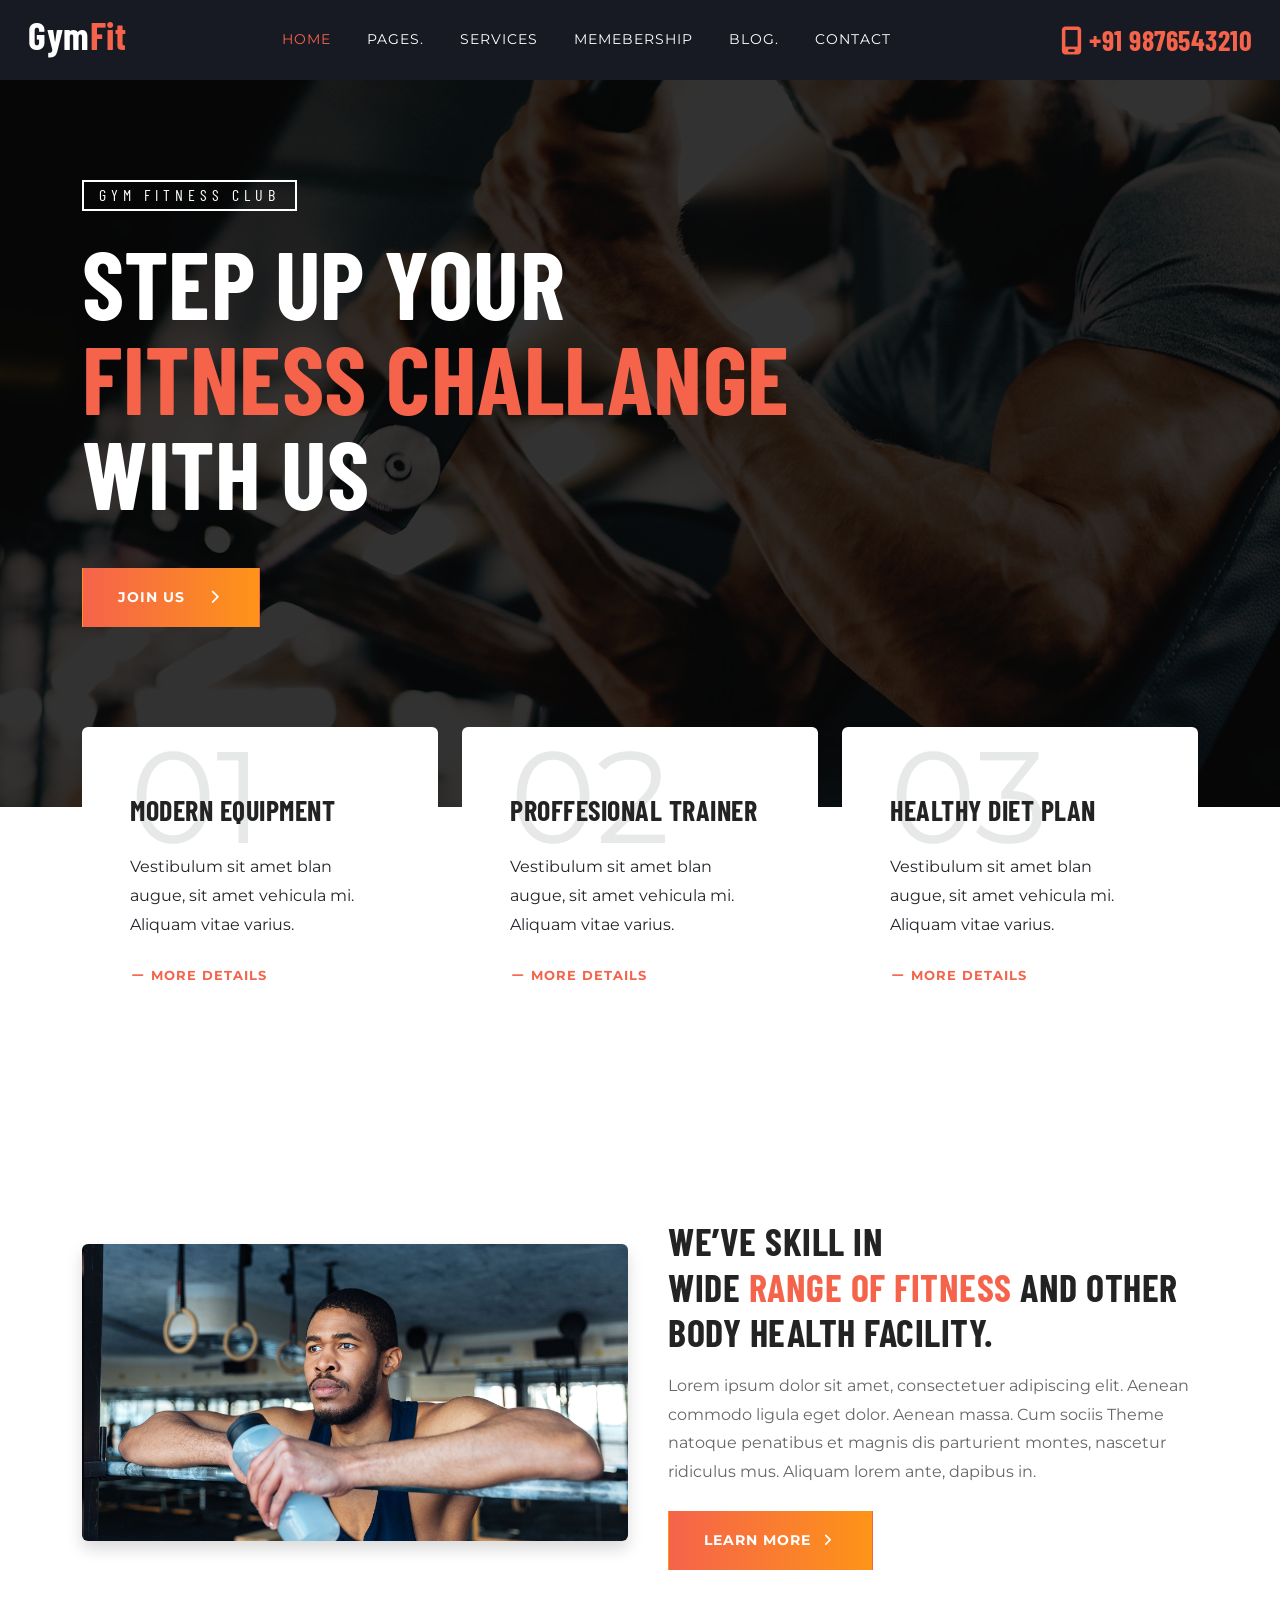
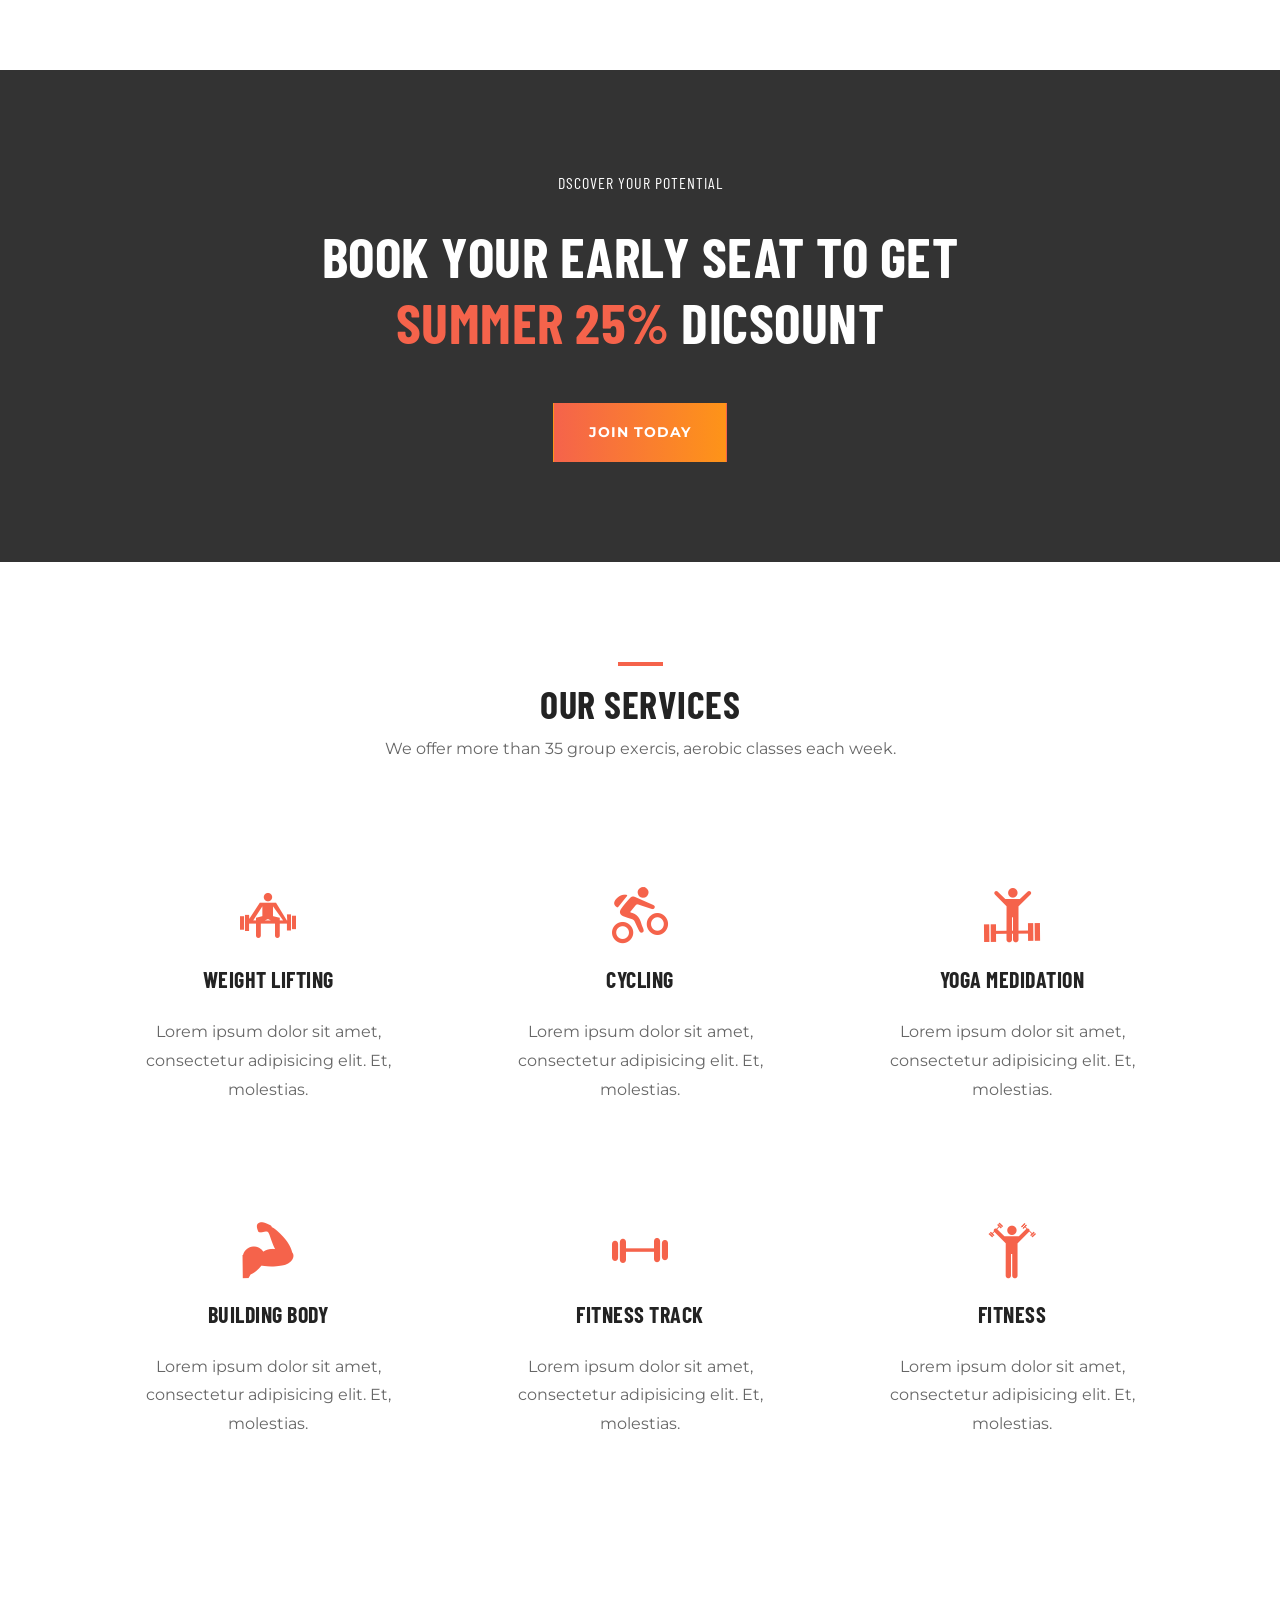
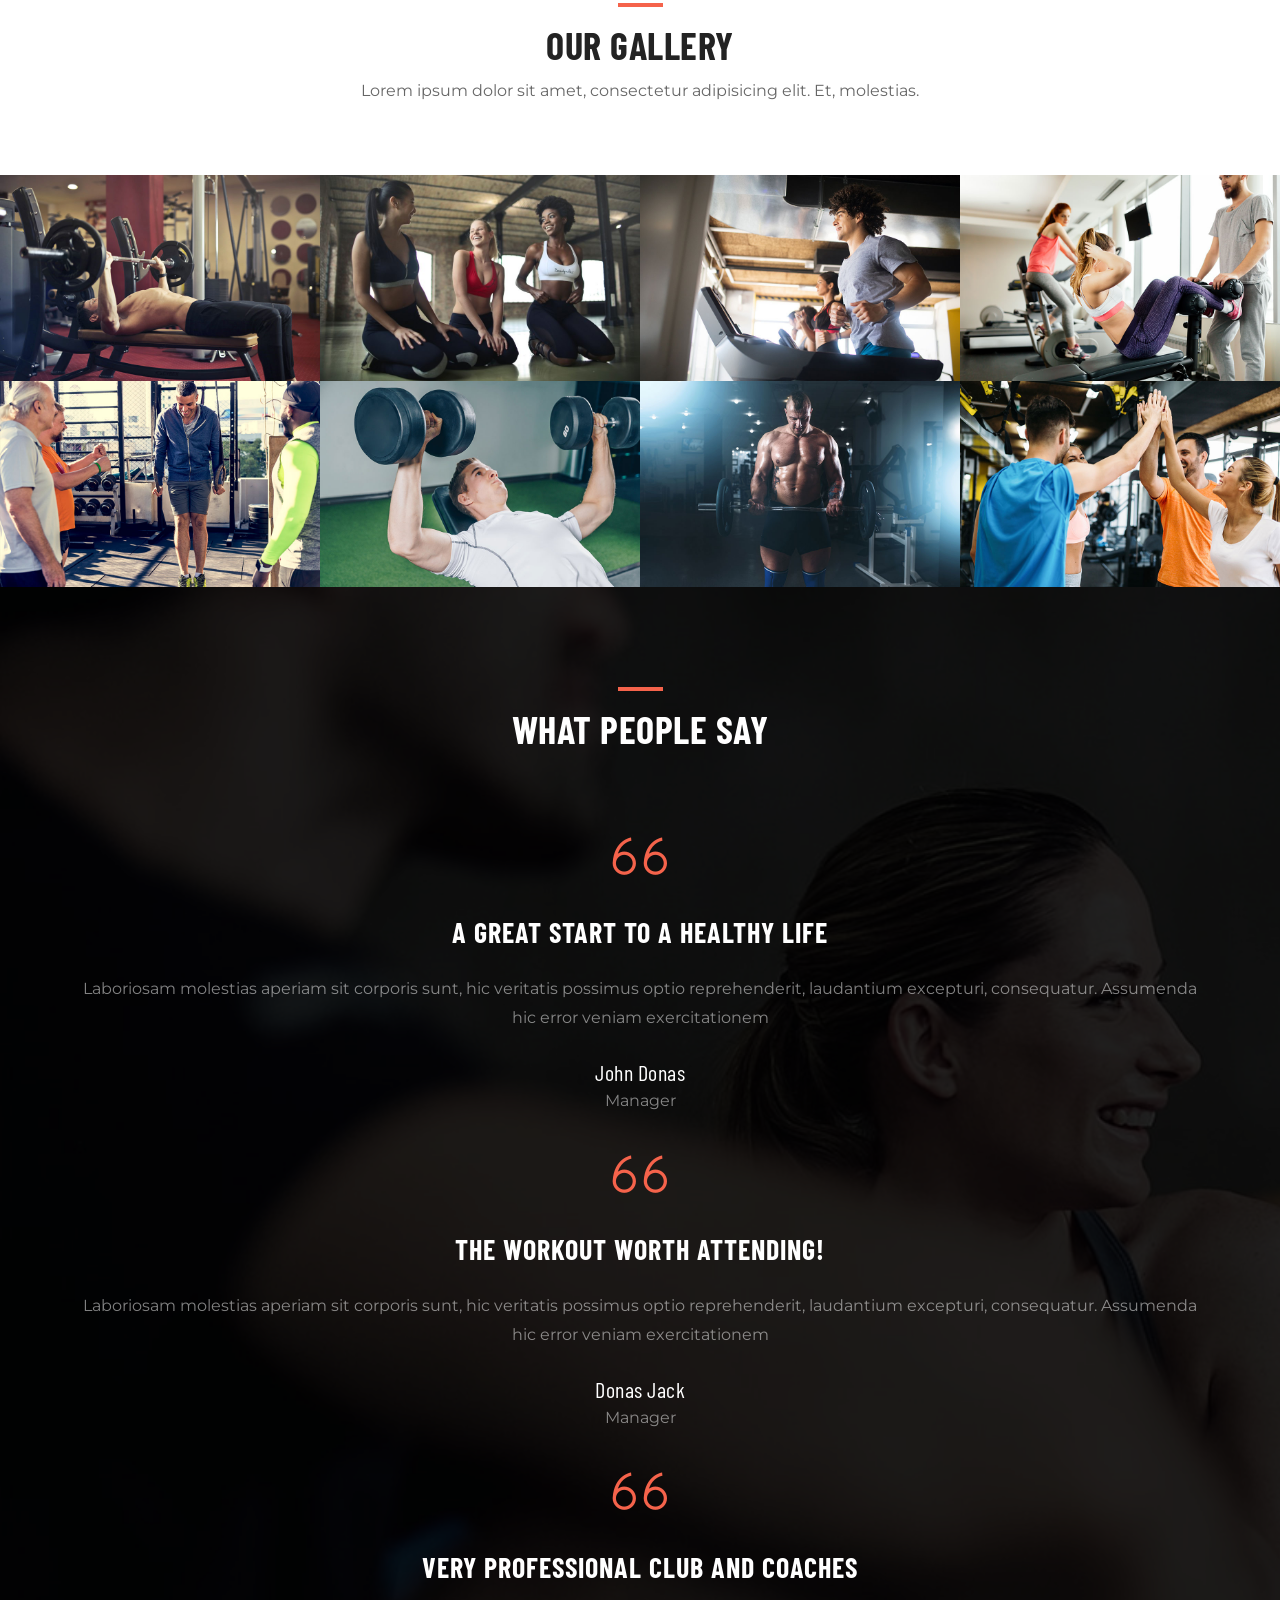
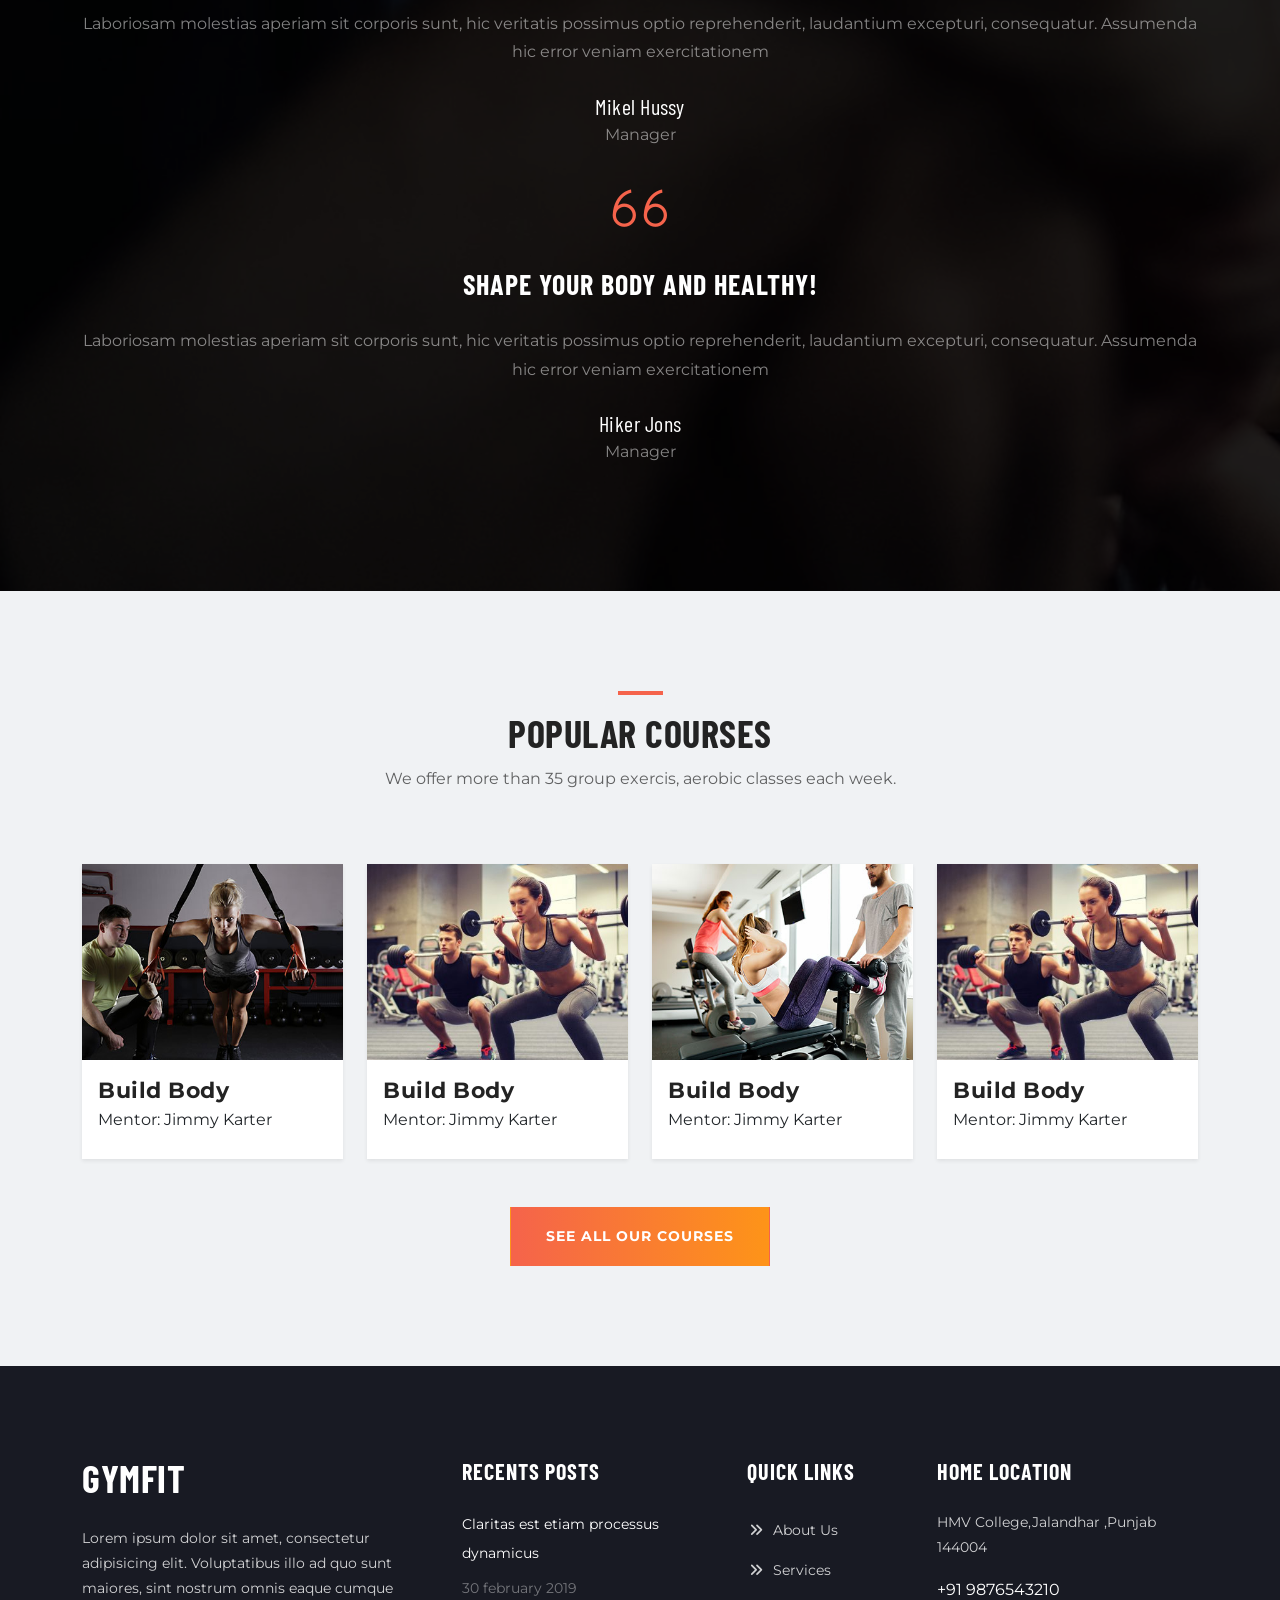
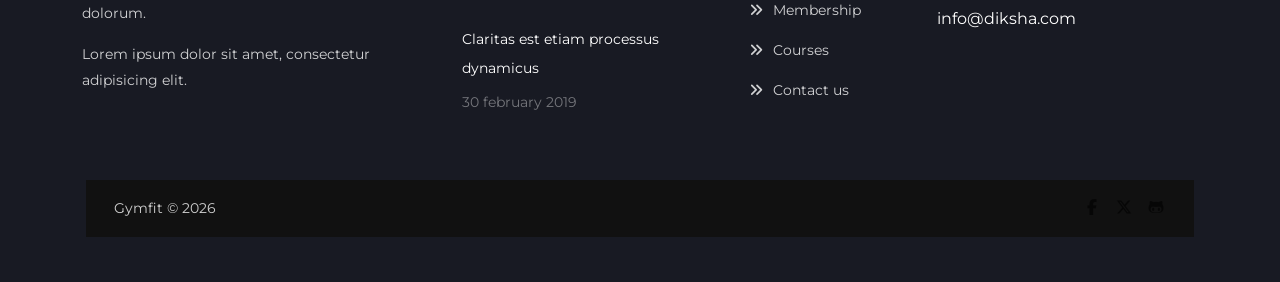
<file: index.html>
<!DOCTYPE html>
<html lang="en">

<head>
    <meta charset="UTF-8">
    <meta name="viewport" content="width=device-width, initial-scale=1.0">
    <meta name="description" content="GYm,fitness,business,company,agency,multipurpose,modern,bootstrap5">
    <meta name="author" content="MohamedMostafaDev">
    <title>GymFit | Fitness</title>
    <!-- Fav Icon  -->
    <link rel="icon" href="./assets/images/MM_transparent.png" type="image/png">
    <!-- Font Awesome -->
    <link rel="stylesheet" href="./assets/plugins/fontawesome/css/all.min.css" />
    <!-- IcoFont -->
    <link rel="stylesheet" href="./assets/plugins/icofont/css/icofont.min.css" />
    <!-- Themify Icons -->
    <link rel="stylesheet" href="./assets/plugins/themify-icons/css/themify-icons.css" />
    <!-- Bootstrap Min File CSS -->
    <link rel="stylesheet" href="./assets/plugins/bootstrap/css/bootstrap.min.css" />
    <!-- Custom Main CSS -->
    <link rel="stylesheet" href="./assets/css/style.css" />
</head>

<body>
    <!-- Header Start -->
    <nav class="navbar navbar-expand-lg navigation fixed-top px-3 fixed-nav ">
        <div class="container-fluid">
            <a class="navbar-brand" href="index.html">
                <h2 class="text-white text-capitalize">Gym<span class="text-color">Fit</span></h2>
            </a>
            <button class="navbar-toggler" type="button" data-bs-toggle="collapse"
                data-bs-target="#navbarSupportedContent" aria-controls="navbarSupportedContent" aria-expanded="false"
                aria-label="Toggle navigation">
                <span class="navbar-toggler-icon"></span>
            </button>
            <div class="collapse navbar-collapse text-center" id="navbarSupportedContent">
                <ul class="navbar-nav mx-auto">
                    <li class="nav-item">
                        <a class="nav-link active" href="index.html">Home</a>
                    </li>
                    <li class="nav-item dropdown">
                        <a class="nav-link dropdown-toggle" href="#" data-bs-toggle="dropdown" aria-haspopup="true"
                            aria-expanded="false">Pages.</a>
                        <ul class="dropdown-menu">
                            <li><a class="dropdown-item" href="about.html">About</a></li>
                            <li><a class="dropdown-item" href="trainer.html">Trainer</a></li>
                            <li><a class="dropdown-item" href="course.html">Courses</a></li>
                        </ul>
                    </li>
                    <li class="nav-item"><a class="nav-link" href="service.html">Services</a></li>
                    <li class="nav-item"><a class="nav-link" href="pricing.html">Memebership</a></li>
                    <li class="nav-item dropdown">
                        <a class="nav-link dropdown-toggle" href="#" data-bs-toggle="dropdown" aria-haspopup="true"
                            aria-expanded="false">Blog.</a>
                        <ul class="dropdown-menu">
                            <li><a class="dropdown-item" href="blog.html">Blog Grid</a></li>
                            <li><a class="dropdown-item" href="blog-sidebar.html">Blog Sidebar</a></li>
                            <li><a class="dropdown-item" href="blog-single.html">Blog Details</a></li>
                        </ul>
                    </li>
                    <li class="nav-item"><a class="nav-link" href="contact.html">Contact</a></li>
                </ul>
                <div class="my-md-0 ms-lg-4 mt-4 mt-lg-0 ms-auto text-lg-end mb-3 mb-lg-0">
                    <a href="tel:+91 9876543210">
                        <h3 class="text-color mb-0"><i class="fa-solid fa-mobile-screen"></i>+91 9876543210</h3>
                    </a>
                </div>
            </div>
        </div>
    </nav>
    <!-- Header End -->
    <main class="main-wrapper">
        <!-- Section Slider Start -->
        <section class="slider">
            <div class="container">
                <div class="row">
                    <div class="col-md-8">
                        <span class="h6 d-inline-block mb-4 subhead text-uppercase">Gym fitness club</span>
                        <h1 class="text-uppercase text-white mb-5">Step up your <br><span class="text-color">fitness
                                Challange</span><br>with us</h1>

                        <a href="pricing.html" target="_blank" class="btn btn-main">Join Us <i
                                class="fa-solid fa-chevron-right ms-3"></i></a>
                    </div>
                </div>
            </div>
        </section>
        <!-- Section Slider End -->
        <!-- Section Intro Start -->
        <section class="intro mt-80px">
            <div class="container">
                <div class="row ">
                    <div class="col-lg-4 col-md-6 ">
                        <div class="card p-5 border-0 rounded-top position-relative hover-style-1 ">
                            <span class="number z-1">01</span>
                            <h3 class="mt-3 z-1">Modern Equipment</h3>
                            <p class="mt-3 mb-4 z-1">Vestibulum sit amet blan augue, sit amet vehicula mi. Aliquam vitae
                                varius.</p>
                            <a href="about.html"
                                class="text-color text-uppercase font-size-13 letter-spacing fw-bold z-1">
                                <i class="fa-solid fa-minus"></i> more Details</a>
                        </div>
                    </div>
                    <div class="col-lg-4 col-md-6">
                        <div class="card p-5 border-0 rounded-top hover-style-1">
                            <span class="number z-1">02</span>
                            <h3 class="mt-3 z-1">PROFFESIONAL TRAINer</h3>
                            <p class="mt-3 mb-4 z-1">
                                Vestibulum sit amet blan augue, sit amet vehicula mi. Aliquam vitae varius.
                            </p>
                            <a href="about.html"
                                class="text-color text-uppercase font-size-13 letter-spacing fw-bold z-1">
                                <i class="fa-solid fa-minus"></i> more Details
                            </a>
                        </div>
                    </div>
                    <div class="col-lg-4 col-md-6 ">
                        <div class="card p-5 border-0 rounded-top hover-style-1">
                            <span class="number z-1">03</span>
                            <h3 class="mt-3 z-1">HEALTHY DIET Plan</h3>
                            <p class="mt-3 mb-4 z-1">Vestibulum sit amet blan augue, sit amet vehicula mi. Aliquam vitae
                                varius.</p>
                            <a href="about.html"
                                class="text-color text-uppercase font-size-13 letter-spacing fw-bold z-1">
                                <i class="fa-solid fa-minus"></i> more Details</a>
                        </div>
                    </div>
                </div>
            </div>
        </section>
        <!-- Section Intro End -->
        <!-- Section About Start -->
        <section class="section about">
            <div class="container">
                <div class="row align-items-center">
                    <div class="col-lg-6">
                        <img src="./assets/images/bg/bg-5.jpg" alt="" class="img-fluid rounded shadow w-100">
                    </div>

                    <div class="col-lg-6">
                        <div class="ps-3 mt-5 mt-lg-0">
                            <h2 class="mt-1 mb-3">We’ve skill in <br>wide <span class="text-color">range of
                                    fitness</span> and Other body health facility. </h2>

                            <p class="mb-4">Lorem ipsum dolor sit amet, consectetuer adipiscing elit. Aenean commodo
                                ligula eget dolor. Aenean massa. Cum sociis Theme natoque penatibus et magnis dis
                                parturient montes, nascetur ridiculus mus. Aliquam lorem ante, dapibus in.</p>

                            <a href="about.html" class="btn btn-main">Learn More<i
                                    class="fa-solid fa-angle-right ms-2"></i></a>
                        </div>
                    </div>
                </div>
            </div>
        </section>
        <!-- Section About End -->
        <!-- section Call To action start -->
        <section class="section cta z-n1">
            <div class="container">
                <div class="row justify-content-center">
                    <div class="col-lg-8 col-md-12 col-sm-12">
                        <div class="text-center">
                            <span class="h6 letter-spacing text-white">Dscover your potential</span>
                            <h2 class="text-lg mt-4 mb-5 text-white">
                                Book your early seat to get <br> <span class="text-color">summer 25% </span>dicsount
                            </h2>

                            <a href="pricing.html" class="btn btn-main text-white">Join Today</a>
                        </div>
                    </div>
                </div>
            </div>
        </section>
        <!-- section Call To action End -->
        <!-- Section Service Start -->
        <section class="section services">
            <div class="container">
                <div class="row justify-content-center">
                    <div class="col-lg-8 text-center">
                        <div class="section-title">
                            <div class="divider mb-3"></div>
                            <h2>Our Services</h2>
                            <p>We offer more than 35 group exercis, aerobic classes each week.</p>
                        </div>
                    </div>
                </div>
                <div class="row g-0">
                    <div class="col-lg-4 col-md-6 col-sm-6">
                        <div class="text-center  px-4 py-5 hover-style-1">
                            <i class="icofont-gym-alt-2 text-lg text-color"></i>
                            <h4 class="mt-3 mb-4 text-uppercase">WEIGHT LIFTING</h4>
                            <p>Lorem ipsum dolor sit amet, consectetur adipisicing elit. Et, molestias.</p>
                        </div>
                    </div>
                    <div class="col-lg-4 col-md-6 col-sm-6">
                        <div class="text-center  px-4 py-5 hover-style-1">
                            <i class="icofont-cycling-alt text-lg text-color"></i>
                            <h4 class="mt-3 mb-4 text-uppercase">Cycling</h4>
                            <p>Lorem ipsum dolor sit amet, consectetur adipisicing elit. Et, molestias.</p>
                        </div>
                    </div>
                    <div class="col-lg-4 col-md-6 col-sm-6">
                        <div class="text-center  px-4 py-5 hover-style-1">
                            <i class="icofont-gym-alt-3 text-lg text-color"></i>
                            <h4 class="mt-3 mb-4 text-uppercase">YOGA MEDIDATION</h4>
                            <p>Lorem ipsum dolor sit amet, consectetur adipisicing elit. Et, molestias.</p>
                        </div>
                    </div>
                    <div class="col-lg-4 col-md-6 col-sm-6">
                        <div class="text-center  px-4 py-5 hover-style-1">
                            <i class="icofont-muscle text-lg text-color"></i>
                            <h4 class="mt-3 mb-4 text-uppercase">Building body</h4>
                            <p>Lorem ipsum dolor sit amet, consectetur adipisicing elit. Et, molestias.</p>
                        </div>
                    </div>
                    <div class="col-lg-4 col-md-6 col-sm-6">
                        <div class="text-center  px-4 py-5 hover-style-1">
                            <i class="icofont-dumbbell text-lg text-color"></i>
                            <h4 class="mt-3 mb-4 text-uppercase">Fitness Track</h4>
                            <p>Lorem ipsum dolor sit amet, consectetur adipisicing elit. Et, molestias.</p>
                        </div>
                    </div>
                    <div class="col-lg-4 col-md-6 col-sm-6">
                        <div class="text-center  px-4 py-5 hover-style-1">
                            <i class="icofont-gym text-lg text-color"></i>
                            <h4 class="mt-3 mb-4 text-uppercase">Fitness</h4>
                            <p>Lorem ipsum dolor sit amet, consectetur adipisicing elit. Et, molestias.</p>
                        </div>
                    </div>
                </div>
            </div>
        </section>
        <!-- Section Service End -->
        <!-- section gallery start -->
        <section class="gallery">
            <div class="container">
                <div class="row justify-content-center">
                    <div class="col-lg-8 text-center">
                        <div class="section-title">
                            <div class="divider mb-3"></div>
                            <h2>Our Gallery</h2>
                            <p>Lorem ipsum dolor sit amet, consectetur adipisicing elit. Et, molestias.</p>
                        </div>
                    </div>
                </div>
            </div>
            <div class="container-fluid p-0">
                <div class="row g-0 p-0 portfolio-gallery">
                    <div class="col-lg-3 col-md-6 col-sm-6">
                        <a href="images/gallery/gallery-01.jpg" class="popup-gallery">
                            <img src="./assets/images/gallery/gallery-01.jpg" alt="" class="img-fluid">
                        </a>
                    </div>
                    <div class="col-lg-3 col-md-6 col-sm-6">
                        <a href="images/gallery/gallery-02.jpg" class="popup-gallery">
                            <img src="./assets/images/gallery/gallery-02.jpg" alt="" class="img-fluid">
                        </a>
                    </div>
                    <div class="col-lg-3 col-md-6 col-sm-6">
                        <a href="images/gallery/gallery-03.jpg" class="popup-gallery">
                            <img src="./assets/images/gallery/gallery-03.jpg" alt="" class="img-fluid">
                        </a>
                    </div>
                    <div class="col-lg-3 col-md-6 col-sm-6">
                        <a href="images/gallery/gallery-04.jpg" class="popup-gallery">
                            <img src="./assets/images/gallery/gallery-04.jpg" alt="" class="img-fluid">
                        </a>
                    </div>
                    <div class="col-lg-3 col-md-6 col-sm-6">
                        <a href="images/gallery/gallery-05.jpg" class="popup-gallery">
                            <img src="./assets/images/gallery/gallery-05.jpg" alt="" class="img-fluid">
                        </a>
                    </div>
                    <div class="col-lg-3 col-md-6 col-sm-6">
                        <a href="images/gallery/gallery-06.jpg" class="popup-gallery">
                            <img src="./assets/images/gallery/gallery-06.jpg" alt="" class="img-fluid">
                        </a>
                    </div>
                    <div class="col-lg-3 col-md-6 col-sm-6">
                        <a href="images/gallery/gallery-07.jpg" class="popup-gallery">
                            <img src="./assets/images/gallery/gallery-07.jpg" alt="" class="img-fluid">
                        </a>
                    </div>
                    <div class="col-lg-3 col-md-6 col-sm-6">
                        <a href="images/gallery/gallery-08.jpg" class="popup-gallery">
                            <img src="./assets/images/gallery/gallery-08.jpg" alt="" class="img-fluid">
                        </a>
                    </div>
                </div>
            </div>
        </section>
        <!-- section gallery end -->
        <!-- section Testimonial start -->
        <section class="section textimonial position-relative bg-3 z-1">
            <div class="container">
                <div class="row justify-content-center">
                    <div class="col-12 text-center">
                        <div class="section-title">
                            <div class="divider mb-3"></div>
                            <h2 class="text-white">What People say</h2>
                        </div>
                    </div>

                    <div class="testimonial-slider">
                        <div class="text-center mb-4 ">
                            <i class="ti-quote-left text-lg text-color"></i>
                            <h3 class="mt-4 text-white letter-spacing">A great Start to a healthy life</h3>
                            <p class="my-4 text-white-50">Laboriosam molestias aperiam sit corporis sunt, hic veritatis
                                possimus optio reprehenderit, laudantium excepturi, consequatur. Assumenda hic error
                                veniam exercitationem</p>

                            <div>
                                <h4 class="mb-0 text-capitalize text-white fw-normal">John Donas</h4>
                                <span class="text-white-50">Manager</span>
                            </div>
                        </div>
                        <div class="text-center mb-4">
                            <i class="ti-quote-left text-lg text-color"></i>
                            <h3 class="mt-4 text-white letter-spacing">The workout worth attending!</h3>
                            <p class="my-4 text-white-50">Laboriosam molestias aperiam sit corporis sunt, hic veritatis
                                possimus optio reprehenderit, laudantium excepturi, consequatur. Assumenda hic error
                                veniam exercitationem</p>
                            <div>
                                <h4 class="mb-0 text-capitalize text-white fw-normal">Donas Jack</h4>
                                <span class="text-white-50">Manager</span>
                            </div>
                        </div>

                        <div class="text-center mb-4">
                            <i class="ti-quote-left text-lg text-color"></i>
                            <h3 class="mt-4 text-white letter-spacing">Very Professional Club and coaches</h3>
                            <p class="my-4 text-white-50">Laboriosam molestias aperiam sit corporis sunt, hic veritatis
                                possimus optio reprehenderit, laudantium excepturi, consequatur. Assumenda hic error
                                veniam exercitationem</p>
                            <div>
                                <h4 class="mb-0 text-capitalize text-white fw-normal">Mikel Hussy</h4>
                                <span class="text-white-50">Manager</span>
                            </div>
                        </div>

                        <div class="text-center mb-4">
                            <i class="ti-quote-left text-lg text-color"></i>
                            <h3 class="mt-4 text-white letter-spacing">Shape your body and healthy!</h3>
                            <p class="my-4 text-white-50">Laboriosam molestias aperiam sit corporis sunt, hic veritatis
                                possimus optio reprehenderit, laudantium excepturi, consequatur. Assumenda hic error
                                veniam exercitationem</p>
                            <div>
                                <h4 class="mb-0 text-capitalize text-white fw-normal">Hiker jons</h4>
                                <span class="text-white-50">Manager</span>
                            </div>
                        </div>
                    </div>
                </div>
            </div>
        </section>
        <!-- section Testimonial end -->
        <!-- Section Course Start -->
        <section class="section course bg-gray">
            <div class="container">
                <div class="row justify-content-center">
                    <div class="col-lg-8 text-center">
                        <div class="section-title">
                            <div class="divider mb-3"></div>
                            <h2>Popular Courses</h2>
                            <p>We offer more than 35 group exercis, aerobic classes each week.</p>
                        </div>
                    </div>
                </div>

                <div class="row">
                    <div class="col-lg-3 col-md-6">
                        <div class="card border-0 rounded-0 p-0 mb-5 mb-lg-0 shadow-sm">
                            <img src="./assets/images/gallery/course-1.jpg" alt="" class="img-fluid">

                            <div class="card-body">
                                <a href="course-single.html">
                                    <h4 class="font-secondary mb-0">Build Body</h4>
                                </a>
                                <p class=" mb-2">Mentor: Jimmy Karter</p>
                            </div>
                        </div>
                    </div>

                    <div class="col-lg-3 col-md-6">
                        <div class="card border-0 rounded-0 p-0 mb-5 mb-lg-0 shadow-sm">
                            <img src="./assets/images/gallery/course-2.jpg" alt="" class="img-fluid">

                            <div class="card-body">
                                <a href="course-single.html">
                                    <h4 class="font-secondary mb-0">Build Body</h4>
                                </a>
                                <p class="mb-2">Mentor: Jimmy Karter</p>
                            </div>
                        </div>
                    </div>

                    <div class="col-lg-3 col-md-6">
                        <div class="card border-0 rounded-0 p-0 mb-5 mb-lg-0 shadow-sm">
                            <img src="./assets/images/gallery/course-3.jpg" alt="" class="img-fluid">

                            <div class="card-body">
                                <a href="course-single.html">
                                    <h4 class="font-secondary mb-0">Build Body</h4>
                                </a>
                                <p class=" mb-2">Mentor: Jimmy Karter</p>
                            </div>
                        </div>
                    </div>
                    <div class="col-lg-3 col-md-6">
                        <div class="card border-0 rounded-0 p-0 mb-5 mb-lg-0 shadow-sm">
                            <img src="./assets/images/gallery/course-2.jpg" alt="" class="img-fluid">


                            <div class="card-body">
                                <a href="course-single.html">
                                    <h4 class="font-secondary mb-0">Build Body</h4>
                                </a>
                                <p class=" mb-2">Mentor: Jimmy Karter</p>
                            </div>
                        </div>
                    </div>

                </div>
                <div class="row justify-content-center">
                    <div class="col-lg-8">
                        <div class="mt-5 text-center">
                            <a href="course.html" class="btn btn-main">See all our Courses</a>
                        </div>
                    </div>
                </div>
            </div>
        </section>
        <!-- Section Course End -->
    </main>

    <!-- footer Start -->
    <footer class="footer bg-black-50">
        <div class="container">
            <div class="row">
                <div class="col-lg-4 col-md-6 mb-5 mb-lg-0">
                    <h2 class="text-white mb-4">GymFit</h2>
                    <p>Lorem ipsum dolor sit amet, consectetur adipisicing elit. Voluptatibus illo ad quo sunt maiores,
                        sint nostrum omnis eaque cumque dolorum.</p>

                    <p>Lorem ipsum dolor sit amet, consectetur adipisicing elit.</p>
                </div>


                <div class="col-lg-3 col-md-6 mb-5 mb-lg-0">
                    <div class="footer-widget recent-blog">
                        <h4 class="mb-4 text-white letter-spacing text-uppercase">Recents Posts</h4>
                        <div>
                            <a href="blog-single.html" class="text-white">Claritas est etiam processus dynamicus</a>
                            <p class="text-sm mt-2 text-white-50">30 february 2019</p>
                        </div>
                        <div class="mt-4">
                            <a href="blog-single.html" class="text-white">Claritas est etiam processus dynamicus</a>
                            <p class="text-sm mt-2 text-white-50">30 february 2019</p>
                        </div>

                    </div>
                </div>
                <div class="col-lg-2 col-md-5 mb-5 mb-lg-0">
                    <div class="footer-widget">
                        <h4 class="mb-4 text-white letter-spacing text-uppercase">Quick Links</h4>
                        <ul class="list-unstyled footer-menu lh-40 mb-0">
                            <li><a href="about.html"><i class="fa-solid fa-angles-right me-2"></i>About Us</a></li>
                            <li><a href="service.html"><i class="fa-solid fa-angles-right me-2"></i>Services</a></li>
                            <li><a href="pricing.html"><i class="fa-solid fa-angles-right me-2"></i>Membership</a></li>
                            <li><a href="course.html"><i class="fa-solid fa-angles-right me-2"></i>Courses</a></li>
                            <li><a href="contact.html"><i class="fa-solid fa-angles-right me-2"></i>Contact us</a></li>
                        </ul>
                    </div>
                </div>
                <div class="col-lg-3 col-md-5">
                    <div class="footer-widget">
                        <h4 class="mb-4 text-white letter-spacing text-uppercase">Home location</h4>
                        <p>HMV College,Jalandhar
                            ,Punjab 144004 </p>
                        <span class="text-white">+91 9876543210</span>
                        <span class="text-white">info@diksha.com</span>
                    </div>
                </div>
            </div>

            <div class="row align-items-center mt-5 px-3 bg-black mx-1">
                <div class="col-lg-4">
                    <p class="text-white mt-3">Gymfit © 2026

                    </p>
                </div>
                <div class="col-lg-6 ms-auto text-end">
                    <ul class="list-inline mb-0 footer-socials">
                        <li class="list-inline-item">

                            <i class="fa-brands fa-facebook-f"></i>

                        </li>
                        <li class="list-inline-item">

                            <i class="fa-brands fa-x-twitter"></i>

                        </li>
                        <li class="list-inline-item">

                            <i class="fa-brands fa-github-alt"></i>

                        </li>
                    </ul>
                </div>
            </div>
        </div>
    </footer>

    <script src="./assets/plugins/bootstrap/js/bootstrap.bundle.min.js"></script>
</body>

</html>
</file>
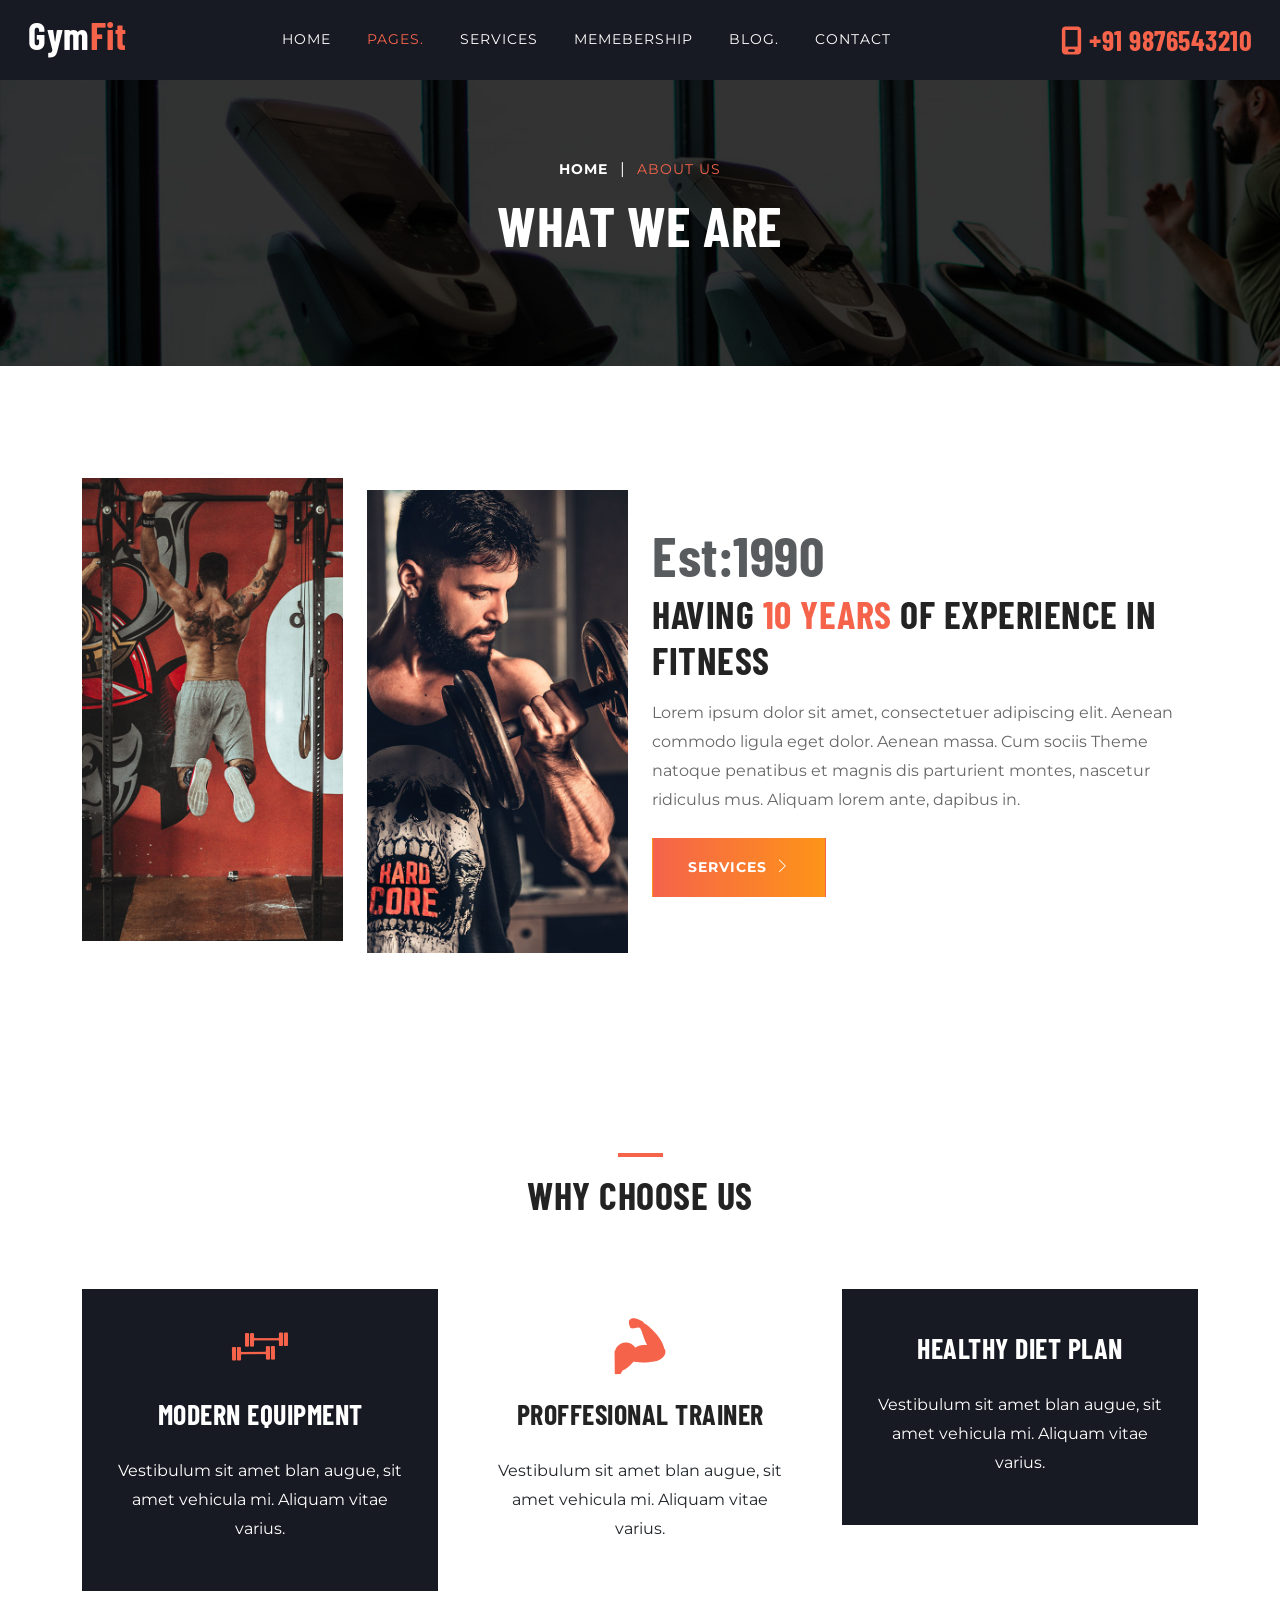
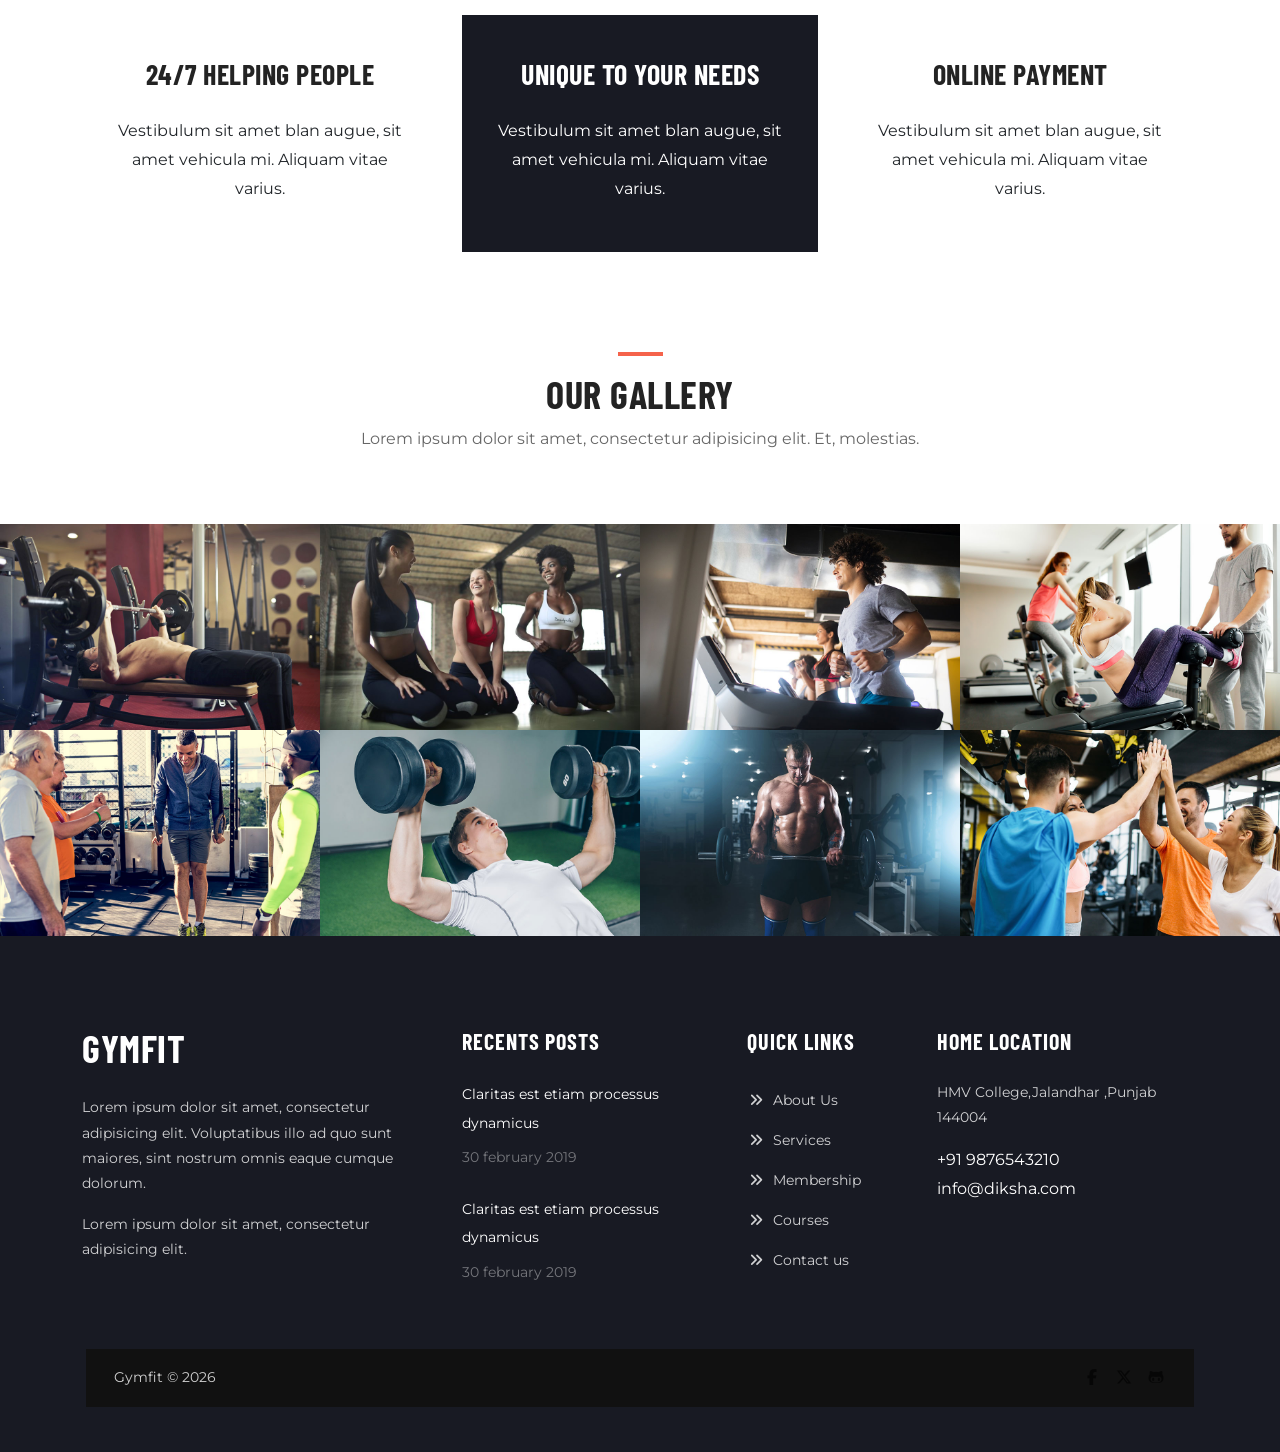
<file: about.html>
<!DOCTYPE html>
<html lang="en">

<head>
    <meta charset="UTF-8">
    <meta name="viewport" content="width=device-width, initial-scale=1.0">
    <meta name="description" content="GYm,fitness,business,company,agency,multipurpose,modern,bootstrap5">
    <meta name="author" content="MohamedMostafaDev">
    <title>GymFit | Fitness</title>
    <!-- Fav Icon  -->
    <link rel="icon" href="./assets/images/MM_transparent.png" type="image/png">
    <!-- Font Awesome -->
    <link rel="stylesheet" href="./assets/plugins/fontawesome/css/all.min.css" />
    <!-- IcoFont -->
    <link rel="stylesheet" href="./assets/plugins/icofont/css/icofont.min.css" />
    <!-- Themify Icons -->
    <link rel="stylesheet" href="./assets/plugins/themify-icons/css/themify-icons.css" />
    <!-- Bootstrap Min File CSS -->
    <link rel="stylesheet" href="./assets/plugins/bootstrap/css/bootstrap.min.css" />
    <!-- Custom Main CSS -->
    <link rel="stylesheet" href="./assets/css/style.css" />
</head>

<body>
    <!-- Header Start -->
    <nav class="navbar navbar-expand-lg navigation fixed-top px-3 fixed-nav ">
        <div class="container-fluid">
            <a class="navbar-brand" href="index.html">
                <h2 class="text-white text-capitalize">Gym<span class="text-color">Fit</span></h2>
            </a>
            <button class="navbar-toggler" type="button" data-bs-toggle="collapse"
                data-bs-target="#navbarSupportedContent" aria-controls="navbarSupportedContent" aria-expanded="false"
                aria-label="Toggle navigation">
                <span class="navbar-toggler-icon"></span>
            </button>
            <div class="collapse navbar-collapse text-center" id="navbarSupportedContent">
                <ul class="navbar-nav mx-auto">
                    <li class="nav-item">
                        <a class="nav-link" href="index.html">Home</a>
                    </li>
                    <li class="nav-item dropdown">
                        <a class="nav-link dropdown-toggle active" href="#" data-bs-toggle="dropdown" aria-haspopup="true"
                            aria-expanded="false">Pages.</a>
                        <ul class="dropdown-menu">
                            <li><a class="dropdown-item active" href="about.html">About</a></li>
                            <li><a class="dropdown-item" href="trainer.html">Trainer</a></li>
                            <li><a class="dropdown-item" href="course.html">Courses</a></li>
                        </ul>
                    </li>
                    <li class="nav-item"><a class="nav-link" href="service.html">Services</a></li>
                    <li class="nav-item"><a class="nav-link" href="pricing.html">Memebership</a></li>
                    <li class="nav-item dropdown">
                        <a class="nav-link dropdown-toggle" href="#" data-bs-toggle="dropdown" aria-haspopup="true"
                            aria-expanded="false">Blog.</a>
                        <ul class="dropdown-menu">
                            <li><a class="dropdown-item" href="blog.html">Blog Grid</a></li>
                            <li><a class="dropdown-item" href="blog-sidebar.html">Blog Sidebar</a></li>
                            <li><a class="dropdown-item" href="blog-single.html">Blog Details</a></li>
                        </ul>
                    </li>
                    <li class="nav-item"><a class="nav-link" href="contact.html">Contact</a></li>
                </ul>
                 <div class="my-md-0 ms-lg-4 mt-4 mt-lg-0 ms-auto text-lg-end mb-3 mb-lg-0">
                    <a href="tel:+91 9876543210">
                        <h3 class="text-color mb-0"><i class="fa-solid fa-mobile-screen"></i>+91 9876543210</h3>
                    </a>
                </div>
            </div>
        </div>
    </nav>

    <main class="main-wrapper">
        <!-- section Page Title Start-->
        <section class="page-title bg-2 z-1">
            <div class="container">
                <div class="row">
                    <div class="col-lg-12 text-center">
                        <ul class="list-inline mb-0">
                            <li class="list-inline-item"><a href="index.html"
                                    class="text-sm letter-spacing text-white text-uppercase fw-bold">Home</a>
                            </li>
                            <li class="list-inline-item"><span class="text-white">|</span></li>
                            <li class="list-inline-item"><a href="#"
                                    class="text-color text-uppercase text-sm letter-spacing">About us</a></li>
                        </ul>
                        <h1 class="text-lg text-white mt-2">What we are</h1>
                    </div>
                </div>
            </div>
        </section>
        <!-- section Page Title End -->
        <!-- section About Start -->
        <section class="section about">
            <div class="container">
                <div class="row align-items-center">
                    <div class="col-lg-3 col-md-6">
                        <img src="./assets/images/about/img-6.jpg" alt="" class="img-fluid">
                    </div>
                    <div class="col-lg-3 mt-lg-4 col-md-6">
                        <img src="./assets/images/about/img-7.jpg" alt="" class="img-fluid">
                    </div>
                    <div class="col-lg-6 col-md-12">
                        <div class="about-item position-relative mt-5 mt-lg-0">
                            <span class="h5 text-lg text-muted">Est:1990</span>
                            <h2 class="mt-1 mb-3">Having <span class="text-color">10 years</span> of experience in
                                fitness</h2>

                            <p class="mb-4">Lorem ipsum dolor sit amet, consectetuer adipiscing elit. Aenean commodo
                                ligula eget dolor. Aenean massa. Cum sociis Theme natoque penatibus et magnis dis
                                parturient montes, nascetur ridiculus mus. Aliquam lorem ante, dapibus in.</p>

                            <a href="service.html" class="btn btn-main">Services<i class="ti-angle-right ms-2"></i></a>
                        </div>
                    </div>
                </div>
            </div>
        </section>
        <!-- section About End -->
        <!-- section Why Start -->
        <section class="section why">
            <div class="container">
                <div class="row justify-content-center">
                    <div class="col-lg-8 text-center">
                        <div class="section-title">
                            <div class="divider mb-3"></div>
                            <h2>Why CHoose us</h2>
                        </div>
                    </div>
                </div>

                <div class="row ">
                    <div class="col-lg-4 col-md-6">
                        <div class="card p-4 text-center mb-4 border-0 bg-black-50 rounded-0 ">
                            <i class="icofont-dumbbells text-lg text-color"></i>
                            <h3 class="mt-3 text-white">Modern Equipment</h3>
                            <p class="mt-3 mb-4 text-white">Vestibulum sit amet blan augue, sit amet vehicula mi.
                                Aliquam vitae varius.</p>
                        </div>
                    </div>
                    <div class="col-lg-4 col-md-6">
                        <div class="card p-4 text-center border-0 mb-4 rounded-0">
                            <i class="icofont-muscle text-lg text-color"></i>
                            <h3 class="mt-3">PROFFESIONAL TRAINer</h3>
                            <p class="mt-3 mb-4">Vestibulum sit amet blan augue, sit amet vehicula mi. Aliquam vitae
                                varius.</p>
                        </div>
                    </div>
                    <div class="col-lg-4 col-md-6">
                        <div class="card p-4 text-center border-0 mb-4 rounded-0 bg-black-50">
                            <i class="icofont-fruits text-lg text-color"></i>
                            <h3 class="mt-3 text-white">HEALTHY DIET Plan</h3>
                            <p class="mt-3 mb-4 text-white">Vestibulum sit amet blan augue, sit amet vehicula mi.
                                Aliquam vitae varius.</p>
                        </div>
                    </div>

                    <div class="col-lg-4 col-md-6">
                        <div class="card p-4 text-center border-0 rounded-0 ">
                            <i class="icofont-thumbs-up text-lg text-color"></i>
                            <h3 class="mt-3">24/7 Helping People</h3>
                            <p class="mt-3 mb-4">Vestibulum sit amet blan augue, sit amet vehicula mi. Aliquam vitae
                                varius.</p>
                        </div>
                    </div>
                    <div class="col-lg-4 col-md-6">
                        <div class="card p-4 text-center border-0 rounded-0 bg-black-50">
                            <i class="icofont-ui-fire-wall text-lg text-color"></i>
                            <h3 class="mt-3 text-white">Unique to Your Needs</h3>
                            <p class="mt-3 mb-4 text-white">Vestibulum sit amet blan augue, sit amet vehicula mi.
                                Aliquam vitae varius.</p>
                        </div>
                    </div>
                    <div class="col-lg-4 col-md-6">
                        <div class="card p-4 text-center border-0 rounded-0">
                            <i class="icofont-bill-alt text-lg text-color"></i>
                            <h3 class="mt-3">Online payment</h3>
                            <p class="mt-3 mb-4">Vestibulum sit amet blan augue, sit amet vehicula mi. Aliquam vitae
                                varius.</p>
                        </div>
                    </div>
                </div>
            </div>
        </section>
        <!-- section Why End -->
        <!-- section gallery start -->
        <section class="gallery">
            <div class="container">
                <div class="row justify-content-center">
                    <div class="col-lg-8 text-center">
                        <div class="section-title">
                            <div class="divider mb-3"></div>
                            <h2>Our Gallery</h2>
                            <p>Lorem ipsum dolor sit amet, consectetur adipisicing elit. Et, molestias.</p>
                        </div>
                    </div>
                </div>
            </div>
            <div class="container-fluid p-0">
                <div class="row g-0 p-0 portfolio-gallery">
                    <div class="col-lg-3 col-md-6 col-sm-6">
                        <a href="images/gallery/gallery-01.jpg" class="popup-gallery">
                            <img src="./assets/images/gallery/gallery-01.jpg" alt="" class="img-fluid">
                        </a>
                    </div>
                    <div class="col-lg-3 col-md-6 col-sm-6">
                        <a href="images/gallery/gallery-02.jpg" class="popup-gallery">
                            <img src="./assets/images/gallery/gallery-02.jpg" alt="" class="img-fluid">
                        </a>
                    </div>
                    <div class="col-lg-3 col-md-6 col-sm-6">
                        <a href="images/gallery/gallery-03.jpg" class="popup-gallery">
                            <img src="./assets/images/gallery/gallery-03.jpg" alt="" class="img-fluid">
                        </a>
                    </div>
                    <div class="col-lg-3 col-md-6 col-sm-6">
                        <a href="images/gallery/gallery-04.jpg" class="popup-gallery">
                            <img src="./assets/images/gallery/gallery-04.jpg" alt="" class="img-fluid">
                        </a>
                    </div>
                    <div class="col-lg-3 col-md-6 col-sm-6">
                        <a href="images/gallery/gallery-05.jpg" class="popup-gallery">
                            <img src="./assets/images/gallery/gallery-05.jpg" alt="" class="img-fluid">
                        </a>
                    </div>
                    <div class="col-lg-3 col-md-6 col-sm-6">
                        <a href="images/gallery/gallery-06.jpg" class="popup-gallery">
                            <img src="./assets/images/gallery/gallery-06.jpg" alt="" class="img-fluid">
                        </a>
                    </div>
                    <div class="col-lg-3 col-md-6 col-sm-6">
                        <a href="images/gallery/gallery-07.jpg" class="popup-gallery">
                            <img src="./assets/images/gallery/gallery-07.jpg" alt="" class="img-fluid">
                        </a>
                    </div>
                    <div class="col-lg-3 col-md-6 col-sm-6">
                        <a href="images/gallery/gallery-08.jpg" class="popup-gallery">
                            <img src="./assets/images/gallery/gallery-08.jpg" alt="" class="img-fluid">
                        </a>
                    </div>
                </div>
            </div>
        </section>
        <!-- section gallery end -->
    </main>

    <!-- footer Start -->
    <footer class="footer bg-black-50">
        <div class="container">
            <div class="row">
                <div class="col-lg-4 col-md-6 mb-5 mb-lg-0">
                    <h2 class="text-white mb-4">GymFit</h2>
                    <p>Lorem ipsum dolor sit amet, consectetur adipisicing elit. Voluptatibus illo ad quo sunt maiores,
                        sint nostrum omnis eaque cumque dolorum.</p>

                    <p>Lorem ipsum dolor sit amet, consectetur adipisicing elit.</p>
                </div>


                <div class="col-lg-3 col-md-6 mb-5 mb-lg-0">
                    <div class="footer-widget recent-blog">
                        <h4 class="mb-4 text-white letter-spacing text-uppercase">Recents Posts</h4>
                        <div>
                            <a href="blog-single.html" class="text-white">Claritas est etiam processus dynamicus</a>
                            <p class="text-sm mt-2 text-white-50">30 february 2019</p>
                        </div>
                        <div class="mt-4">
                            <a href="blog-single.html" class="text-white">Claritas est etiam processus dynamicus</a>
                            <p class="text-sm mt-2 text-white-50">30 february 2019</p>
                        </div>

                    </div>
                </div>
                <div class="col-lg-2 col-md-5 mb-5 mb-lg-0">
                    <div class="footer-widget">
                        <h4 class="mb-4 text-white letter-spacing text-uppercase">Quick Links</h4>
                        <ul class="list-unstyled footer-menu lh-40 mb-0">
                            <li><a href="about.html"><i class="fa-solid fa-angles-right me-2"></i>About Us</a></li>
                            <li><a href="service.html"><i class="fa-solid fa-angles-right me-2"></i>Services</a></li>
                            <li><a href="pricing.html"><i class="fa-solid fa-angles-right me-2"></i>Membership</a></li>
                            <li><a href="course.html"><i class="fa-solid fa-angles-right me-2"></i>Courses</a></li>
                            <li><a href="contact.html"><i class="fa-solid fa-angles-right me-2"></i>Contact us</a></li>
                        </ul>
                    </div>
                </div>
               <div class="col-lg-3 col-md-5">
                    <div class="footer-widget">
                        <h4 class="mb-4 text-white letter-spacing text-uppercase">Home location</h4>
                        <p>HMV College,Jalandhar
                            ,Punjab 144004 </p>
                        <span class="text-white">+91 9876543210</span>
                        <span class="text-white">info@diksha.com</span>
                    </div>
                </div>
            </div>

            <div class="row align-items-center mt-5 px-3 bg-black mx-1">
                <div class="col-lg-4">
                    <p class="text-white mt-3">Gymfit © 2026

                    </p>
                </div>
                <div class="col-lg-6 ms-auto text-end">
                    <ul class="list-inline mb-0 footer-socials">
                        <li class="list-inline-item">

                            <i class="fa-brands fa-facebook-f"></i>

                        </li>
                        <li class="list-inline-item">

                            <i class="fa-brands fa-x-twitter"></i>

                        </li>
                        <li class="list-inline-item">

                            <i class="fa-brands fa-github-alt"></i>

                        </li>
                    </ul>
                </div>
            </div>
        </div>
    </footer>

    <script src="./assets/plugins/bootstrap/js/bootstrap.bundle.min.js"></script>
</body>

</html>
</file>
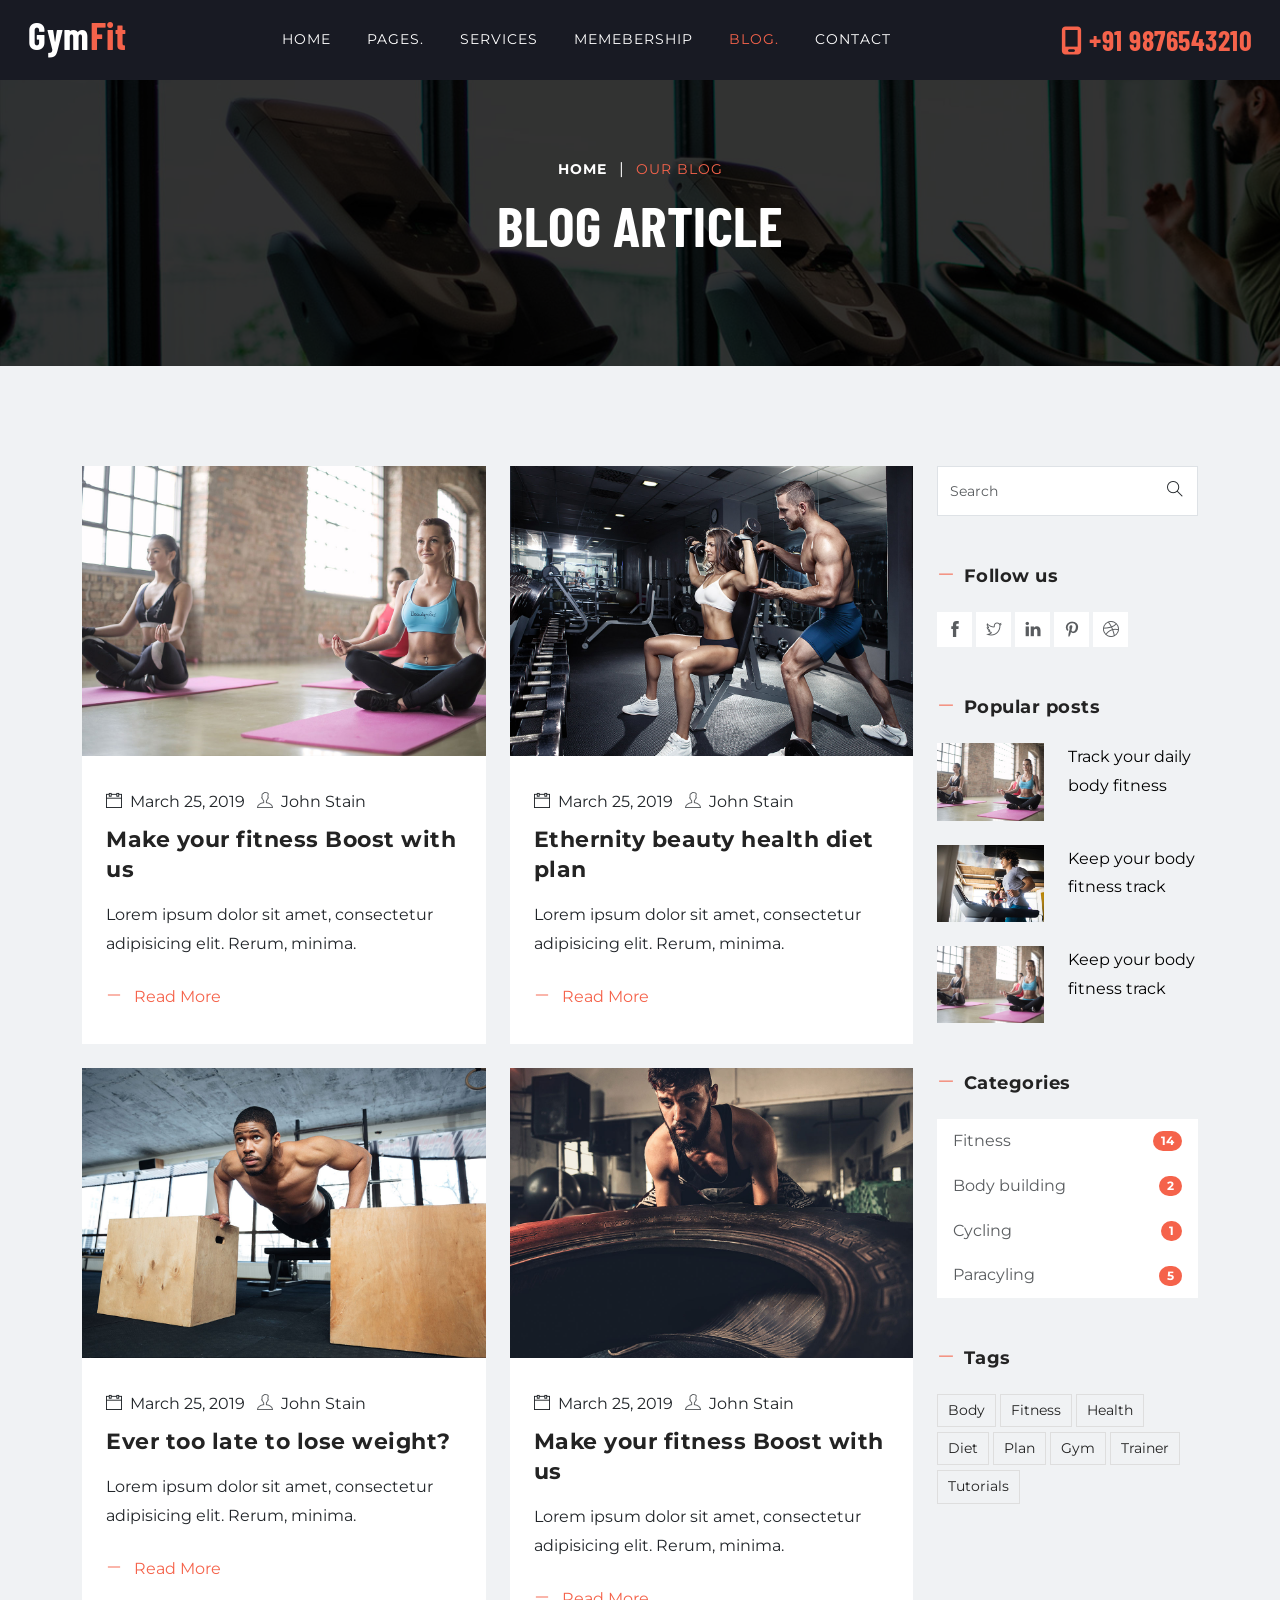
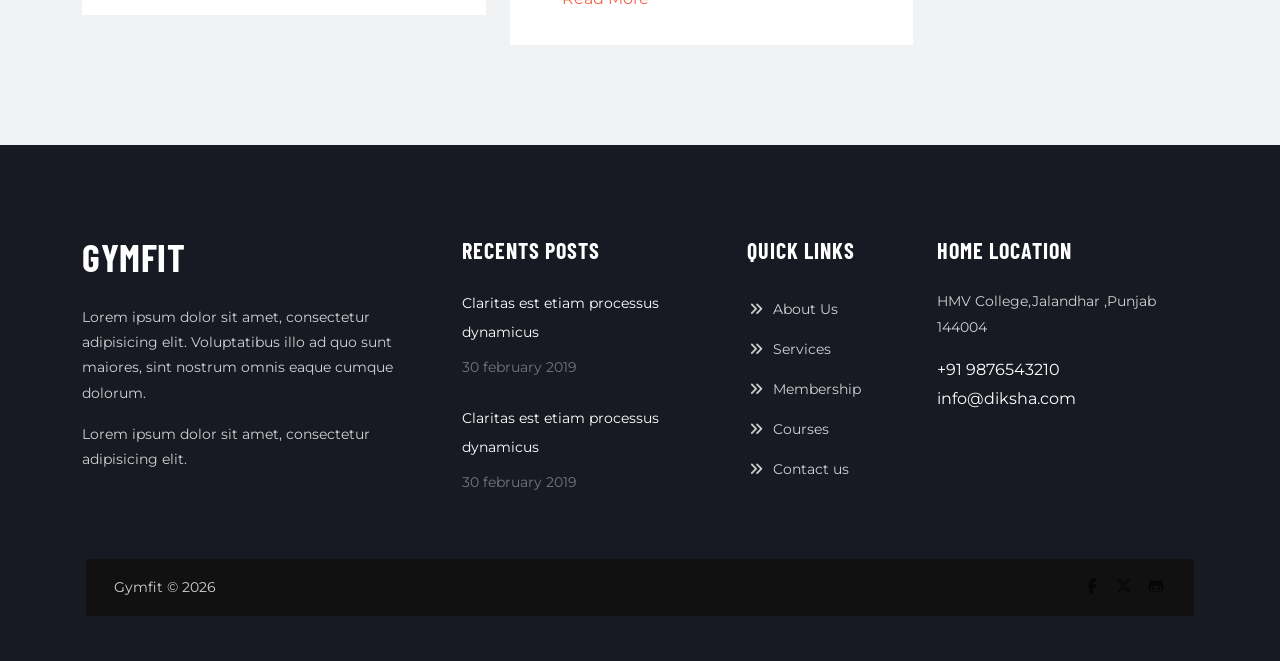
<file: blog-sidebar.html>
<!DOCTYPE html>
<html lang="en">

<head>
    <meta charset="UTF-8">
    <meta name="viewport" content="width=device-width, initial-scale=1.0">
    <meta name="description" content="GYm,fitness,business,company,agency,multipurpose,modern,bootstrap5">
    <meta name="author" content="MohamedMostafaDev">
    <title>GymFit | Fitness</title>
    <!-- Fav Icon  -->
    <link rel="icon" href="./assets/images/MM_transparent.png" type="image/png">
    <!-- Font Awesome -->
    <link rel="stylesheet" href="./assets/plugins/fontawesome/css/all.min.css" />
    <!-- IcoFont -->
    <link rel="stylesheet" href="./assets/plugins/icofont/css/icofont.min.css" />
    <!-- Themify Icons -->
    <link rel="stylesheet" href="./assets/plugins/themify-icons/css/themify-icons.css" />
    <!-- Bootstrap Min File CSS -->
    <link rel="stylesheet" href="./assets/plugins/bootstrap/css/bootstrap.min.css" />
    <!-- Custom Main CSS -->
    <link rel="stylesheet" href="./assets/css/style.css" />
</head>

<body>
    <!-- Header Start -->
    <nav class="navbar navbar-expand-lg navigation fixed-top px-3 fixed-nav ">
        <div class="container-fluid">
            <a class="navbar-brand" href="index.html">
                <h2 class="text-white text-capitalize">Gym<span class="text-color">Fit</span></h2>
            </a>
            <button class="navbar-toggler" type="button" data-bs-toggle="collapse"
                data-bs-target="#navbarSupportedContent" aria-controls="navbarSupportedContent" aria-expanded="false"
                aria-label="Toggle navigation">
                <span class="navbar-toggler-icon"></span>
            </button>
            <div class="collapse navbar-collapse text-center" id="navbarSupportedContent">
                <ul class="navbar-nav mx-auto">
                    <li class="nav-item">
                        <a class="nav-link" href="index.html">Home</a>
                    </li>
                    <li class="nav-item dropdown">
                        <a class="nav-link dropdown-toggle" href="#" data-bs-toggle="dropdown" aria-haspopup="true"
                            aria-expanded="false">Pages.</a>
                        <ul class="dropdown-menu">
                            <li><a class="dropdown-item" href="about.html">About</a></li>
                            <li><a class="dropdown-item" href="trainer.html">Trainer</a></li>
                            <li><a class="dropdown-item" href="course.html">Courses</a></li>
                        </ul>
                    </li>
                    <li class="nav-item"><a class="nav-link" href="service.html">Services</a></li>
                    <li class="nav-item"><a class="nav-link" href="pricing.html">Memebership</a></li>
                    <li class="nav-item dropdown">
                        <a class="nav-link dropdown-toggle active" href="#" data-bs-toggle="dropdown" aria-haspopup="true"
                            aria-expanded="false">Blog.</a>
                        <ul class="dropdown-menu">
                            <li><a class="dropdown-item" href="blog.html">Blog Grid</a></li>
                            <li><a class="dropdown-item active" href="blog-sidebar.html">Blog Sidebar</a></li>
                            <li><a class="dropdown-item" href="blog-single.html">Blog Details</a></li>
                        </ul>
                    </li>
                    <li class="nav-item"><a class="nav-link" href="contact.html">Contact</a></li>
                </ul>
               <div class="my-md-0 ms-lg-4 mt-4 mt-lg-0 ms-auto text-lg-end mb-3 mb-lg-0">
                    <a href="tel:+91 9876543210">
                        <h3 class="text-color mb-0"><i class="fa-solid fa-mobile-screen"></i>+91 9876543210</h3>
                    </a>
                </div>
            </div>
        </div>
    </nav>

    <main class="main-wrapper">
        <!-- section Page Title Start-->
        <section class="page-title bg-2 z-1">
            <div class="container">
                <div class="row">
                    <div class="col-lg-12 text-center">
                        <ul class="list-inline mb-0">
                            <li class="list-inline-item">
                                <a href="index.html"
                                    class="text-sm letter-spacing text-white text-uppercase fw-bold">Home</a>
                            </li>
                            <li class="list-inline-item">
                                <span class="text-white">|</span>
                            </li>
                            <li class="list-inline-item">
                                <a href="#" class="text-color text-uppercase text-sm letter-spacing">our blog</a>
                            </li>
                        </ul>
                        <h1 class="text-lg text-white mt-2">blog article</h1>
                    </div>
                </div>
            </div>
        </section>
        <!-- section Page Title End -->

        <section class="section blog bg-gray">
            <div class="container">
                <div class="row">
                    <div class="col-lg-9">
                        <div class="row">
                            <div class="col-lg-6 col-md-6">
                                <article class="card border-0 rounded-0 mb-4">
                                    <img src="./assets/images/blog/post1.jpg" alt="" class="img-fluid">

                                    <div class="mt-3 px-4 py-3 ">
                                        <div class="blog-post-meta text-capitalize mb-2">
                                            <span class="post-meta date-meta me-2">
                                                <i class="ti-calendar me-2"></i>March 25, 2019</span>

                                            <span class="post-meta author"><i class="ti-user me-2 text-muted"></i>john
                                                stain</span>
                                        </div>
                                        <a href="blog-single.html">
                                            <h4 class="mb-3 font-secondary">Make your fitness Boost with us</h4>
                                        </a>

                                        <p class="mb-4">Lorem ipsum dolor sit amet, consectetur adipisicing elit. Rerum,
                                            minima.</p>

                                        <a href="blog-single.html" class="text-color mb-3 d-block"><i
                                                class="ti-minus me-2"></i> Read More</a>
                                    </div>
                                </article>
                            </div>

                            <div class="col-lg-6 col-md-6">
                                <article class="card border-0 rounded-0 mb-4">
                                    <img src="./assets/images/blog/post2.jpg" alt="" class="img-fluid">

                                    <div class="mt-3 px-4 py-3">
                                        <div class="blog-post-meta text-capitalize mb-2">
                                            <span class="post-meta date-meta me-2">
                                                <i class="ti-calendar me-2"></i>March 25, 2019</span>

                                            <span class="post-meta author"><i class="ti-user me-2 text-muted"></i>john
                                                stain</span>
                                        </div>
                                        <a href="blog-single.html">
                                            <h4 class="mb-3 font-secondary">Ethernity beauty health diet plan</h4>
                                        </a>

                                        <p class="mb-4">Lorem ipsum dolor sit amet, consectetur adipisicing elit. Rerum,
                                            minima.</p>

                                        <a href="blog-single.html" class="text-color mb-3 d-block"><i
                                                class="ti-minus me-2"></i> Read More</a>
                                    </div>
                                </article>
                            </div>

                            <div class="col-lg-6 col-md-6">
                                <article class="card border-0 rounded-0 mb-4">
                                    <img src="./assets/images/blog/post3.jpg" alt="" class="img-fluid">

                                    <div class="mt-3 px-4 py-3">
                                        <div class="blog-post-meta text-capitalize mb-2">
                                            <span class="post-meta date-meta me-2">
                                                <i class="ti-calendar me-2"></i>March 25, 2019</span>

                                            <span class="post-meta author"><i class="ti-user me-2 text-muted"></i>john
                                                stain</span>
                                        </div>
                                        <a href="blog-single.html">
                                            <h4 class="mb-3 font-secondary">Ever too late to lose weight?</h4>
                                        </a>

                                        <p class="mb-4">Lorem ipsum dolor sit amet, consectetur adipisicing elit. Rerum,
                                            minima.</p>

                                        <a href="blog-single.html" class="text-color mb-3 d-block"><i
                                                class="ti-minus me-2"></i> Read More</a>
                                    </div>
                                </article>
                            </div>

                            <div class="col-lg-6 col-md-6">
                                <article class="card border-0 rounded-0 mb-4 mb-lg-0">
                                    <img src="./assets/images/blog/post4.jpg" alt="" class="img-fluid">

                                    <div class="mt-3 px-4 py-3 ">
                                        <div class="blog-post-meta text-capitalize mb-2">
                                            <span class="post-meta date-meta me-2">
                                                <i class="ti-calendar me-2"></i>March 25, 2019</span>

                                            <span class="post-meta author"><i class="ti-user me-2 text-muted"></i>john
                                                stain</span>
                                        </div>
                                        <a href="blog-single.html">
                                            <h4 class="mb-3 font-secondary">Make your fitness Boost with us</h4>
                                        </a>

                                        <p class="mb-4">Lorem ipsum dolor sit amet, consectetur adipisicing elit. Rerum,
                                            minima.</p>

                                        <a href="blog-single.html" class="text-color mb-3 d-block"><i
                                                class="ti-minus me-2"></i> Read More</a>
                                    </div>
                                </article>
                            </div>
                        </div>
                    </div>
                    <div class="col-lg-3">
                        <div class="card border-0 rounded-0 mb-5">
                            <form action="#" class="search position-relative">
                                <input type="text" placeholder="Search" class="form-control" data-rtl-listener="true">
                                <i class="ti-search"></i>
                            </form>
                        </div>

                        <div class="mb-5 follow">
                            <h5 class="font-secondary mb-4"><i class="ti-minus me-2 text-color"></i>Follow us</h5>

                            <a href="#" class="text-muted"><i class="ti-facebook"></i></a>
                            <a href="#" class="text-muted"><i class="ti-twitter"></i></a>
                            <a href="#" class="text-muted"><i class="ti-linkedin"></i></a>
                            <a href="#" class="text-muted"><i class="ti-pinterest"></i></a>
                            <a href="#" class="text-muted"><i class="ti-dribbble"></i></a>
                        </div>


                        <div class="mb-5">
                            <h5 class="font-secondary mb-4"><i class="ti-minus me-2 text-color"></i>Popular posts</h5>

                            <div class="d-flex mb-4">
                                <img src="./assets/images/blog/blog-post-5.jpg" alt=""
                                    class="img-fluid pe-4 w-50 align-self-center">
                                <div>
                                    <a href="#" class="text-black d-block lh-25"> Track your daily body fitness</a>
                                </div>
                            </div>

                            <div class="d-flex mb-4">
                                <img src="./assets/images/blog/blog-post-6.jpg" alt=""
                                    class="img-fluid pe-4 w-50 align-self-center">
                                <div>
                                    <a href="#" class="text-black d-block lh-25">Keep your body fitness track</a>
                                </div>
                            </div>

                            <div class="d-flex mb-4">
                                <img src="./assets/images/blog/post1.jpg" alt="" class="img-fluid pe-4 w-50 align-self-center">
                                <div>
                                    <a href="#" class="text-black d-block lh-25">Keep your body fitness track</a>
                                </div>
                            </div>
                        </div>


                        <div class="mb-5 categories">
                            <h5 class="font-secondary mb-4"><i class="ti-minus me-2 text-color"></i>Categories</h5>

                            <ul class="list-group">
                                <li
                                    class="list-group-item d-flex justify-content-between align-items-center rounded-0 border-0">
                                    <a href="#" class="text-muted">Fitness</a>
                                    <span class="badge bg-primary rounded-pill text-white border-0">14</span>
                                </li>
                                <li
                                    class="list-group-item d-flex justify-content-between align-items-center rounded-0 border-0">
                                    <a href="#" class="text-muted">Body building</a>
                                    <span class="badge bg-primary rounded-pill text-white">2</span>
                                </li>
                                <li
                                    class="list-group-item d-flex justify-content-between align-items-center rounded-0 border-0">
                                    <a href="#" class="text-muted">Cycling</a>
                                    <span class="badge bg-primary rounded-pill text-white">1</span>
                                </li>
                                <li
                                    class="list-group-item d-flex justify-content-between align-items-center rounded-0 border-0">
                                    <a href="#" class="text-muted"> Paracyling</a>
                                    <span class="badge bg-primary rounded-pill text-white">5</span>
                                </li>
                            </ul>
                        </div>

                        <div class="mb-5 tags">
                            <h5 class="font-secondary mb-4"><i class="ti-minus me-2 text-color"></i>Tags</h5>

                            <a href="#">body</a>
                            <a href="#">fitness</a>
                            <a href="#">health</a>
                            <a href="#">diet</a>
                            <a href="#">plan</a>
                            <a href="#">gym</a>
                            <a href="#">trainer</a>
                            <a href="#">tutorials</a>
                        </div>

                    </div>
                </div>
            </div>
        </section>
    </main>

    <!-- footer Start -->
    <footer class="footer bg-black-50">
        <div class="container">
            <div class="row">
                <div class="col-lg-4 col-md-6 mb-5 mb-lg-0">
                    <h2 class="text-white mb-4">GymFit</h2>
                    <p>Lorem ipsum dolor sit amet, consectetur adipisicing elit. Voluptatibus illo ad quo sunt maiores,
                        sint nostrum omnis eaque cumque dolorum.</p>

                    <p>Lorem ipsum dolor sit amet, consectetur adipisicing elit.</p>
                </div>


                <div class="col-lg-3 col-md-6 mb-5 mb-lg-0">
                    <div class="footer-widget recent-blog">
                        <h4 class="mb-4 text-white letter-spacing text-uppercase">Recents Posts</h4>
                        <div>
                            <a href="blog-single.html" class="text-white">Claritas est etiam processus dynamicus</a>
                            <p class="text-sm mt-2 text-white-50">30 february 2019</p>
                        </div>
                        <div class="mt-4">
                            <a href="blog-single.html" class="text-white">Claritas est etiam processus dynamicus</a>
                            <p class="text-sm mt-2 text-white-50">30 february 2019</p>
                        </div>

                    </div>
                </div>
                <div class="col-lg-2 col-md-5 mb-5 mb-lg-0">
                    <div class="footer-widget">
                        <h4 class="mb-4 text-white letter-spacing text-uppercase">Quick Links</h4>
                        <ul class="list-unstyled footer-menu lh-40 mb-0">
                            <li><a href="about.html"><i class="fa-solid fa-angles-right me-2"></i>About Us</a></li>
                            <li><a href="service.html"><i class="fa-solid fa-angles-right me-2"></i>Services</a></li>
                            <li><a href="pricing.html"><i class="fa-solid fa-angles-right me-2"></i>Membership</a></li>
                            <li><a href="course.html"><i class="fa-solid fa-angles-right me-2"></i>Courses</a></li>
                            <li><a href="contact.html"><i class="fa-solid fa-angles-right me-2"></i>Contact us</a></li>
                        </ul>
                    </div>
                </div>
                <div class="col-lg-3 col-md-5">
                    <div class="footer-widget">
                        <h4 class="mb-4 text-white letter-spacing text-uppercase">Home location</h4>
                        <p>HMV College,Jalandhar
                            ,Punjab 144004 </p>
                        <span class="text-white">+91 9876543210</span>
                        <span class="text-white">info@diksha.com</span>
                    </div>
                </div>
            </div>

            <div class="row align-items-center mt-5 px-3 bg-black mx-1">
                <div class="col-lg-4">
                  <p class="text-white mt-3">Gymfit © 2026

                    </p>
                </div>
                <div class="col-lg-6 ms-auto text-end">
                    <ul class="list-inline mb-0 footer-socials">
                        <li class="list-inline-item">

                            <i class="fa-brands fa-facebook-f"></i>

                        </li>
                        <li class="list-inline-item">

                            <i class="fa-brands fa-x-twitter"></i>

                        </li>
                        <li class="list-inline-item">

                            <i class="fa-brands fa-github-alt"></i>

                        </li>
                    </ul>
                </div>
            </div>
        </div>
    </footer>

    <script src="./assets/plugins/bootstrap/js/bootstrap.bundle.min.js"></script>
</body>

</html>
</file>
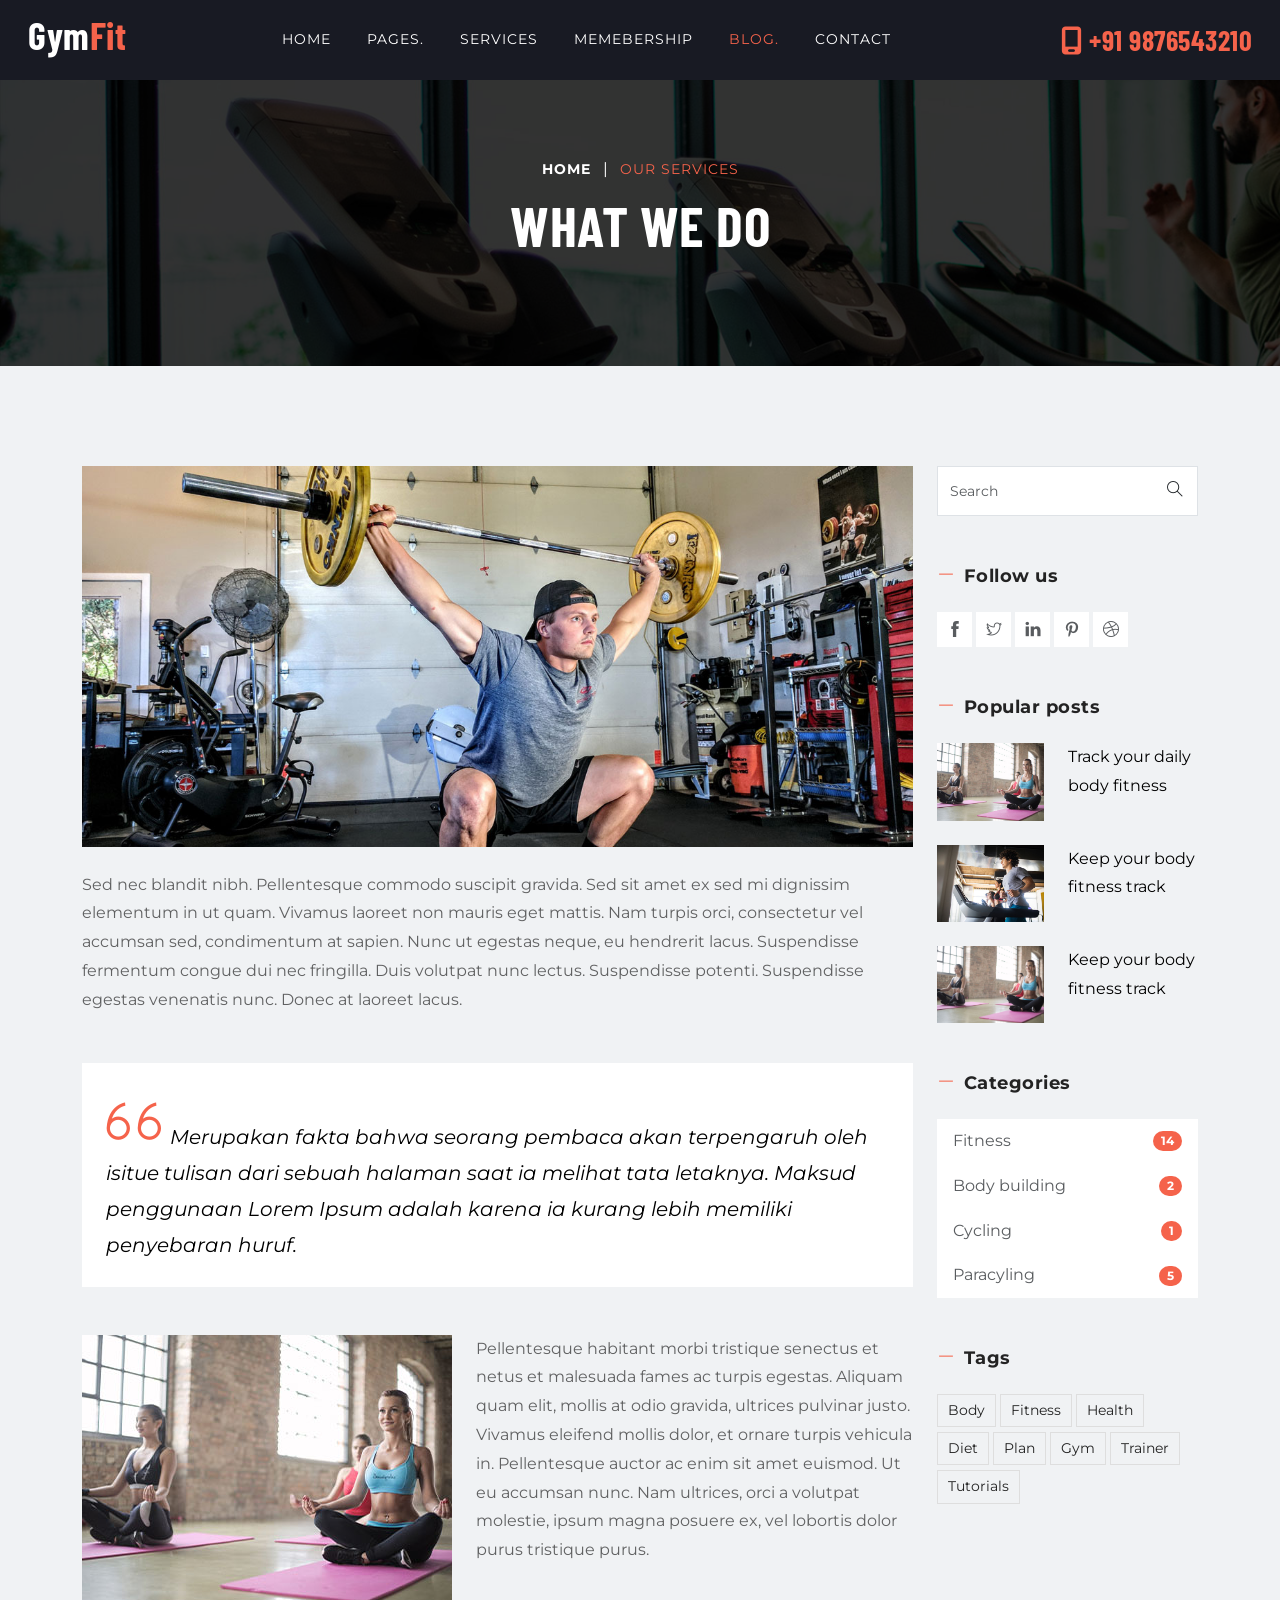
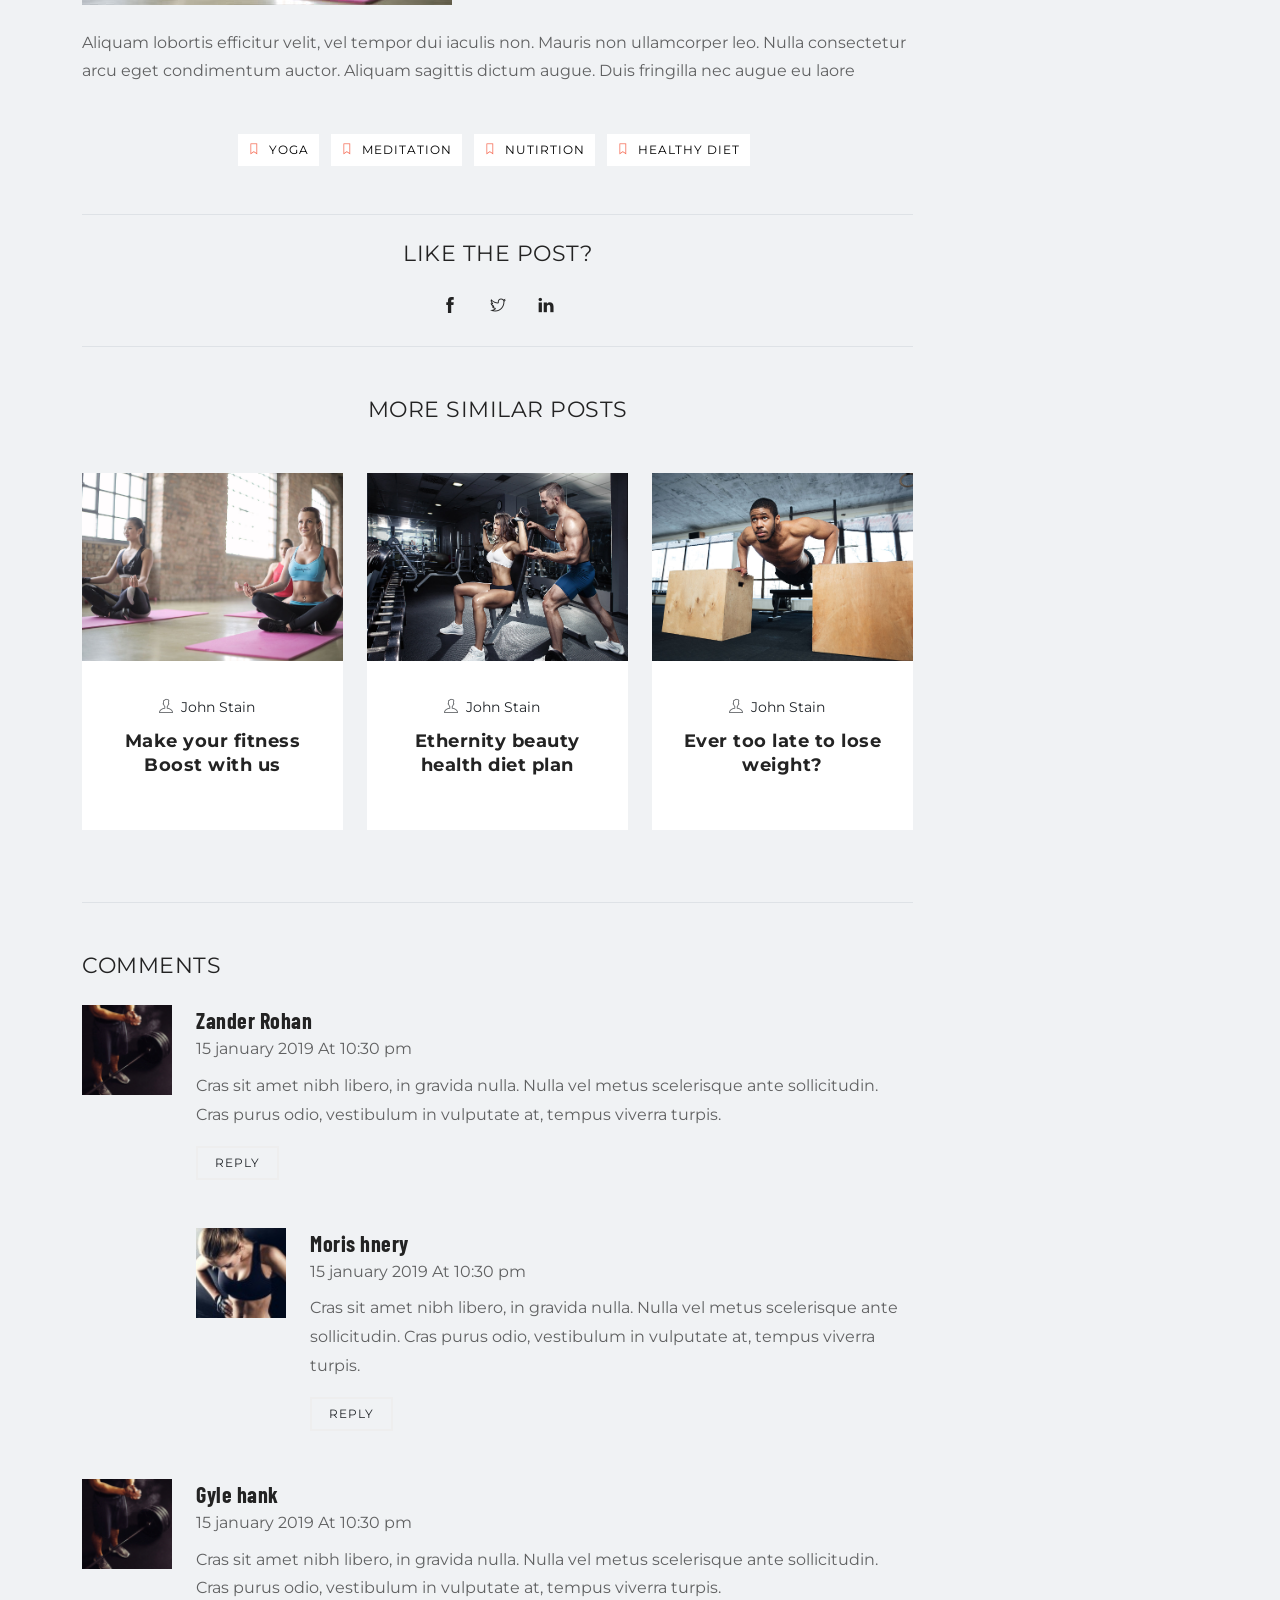
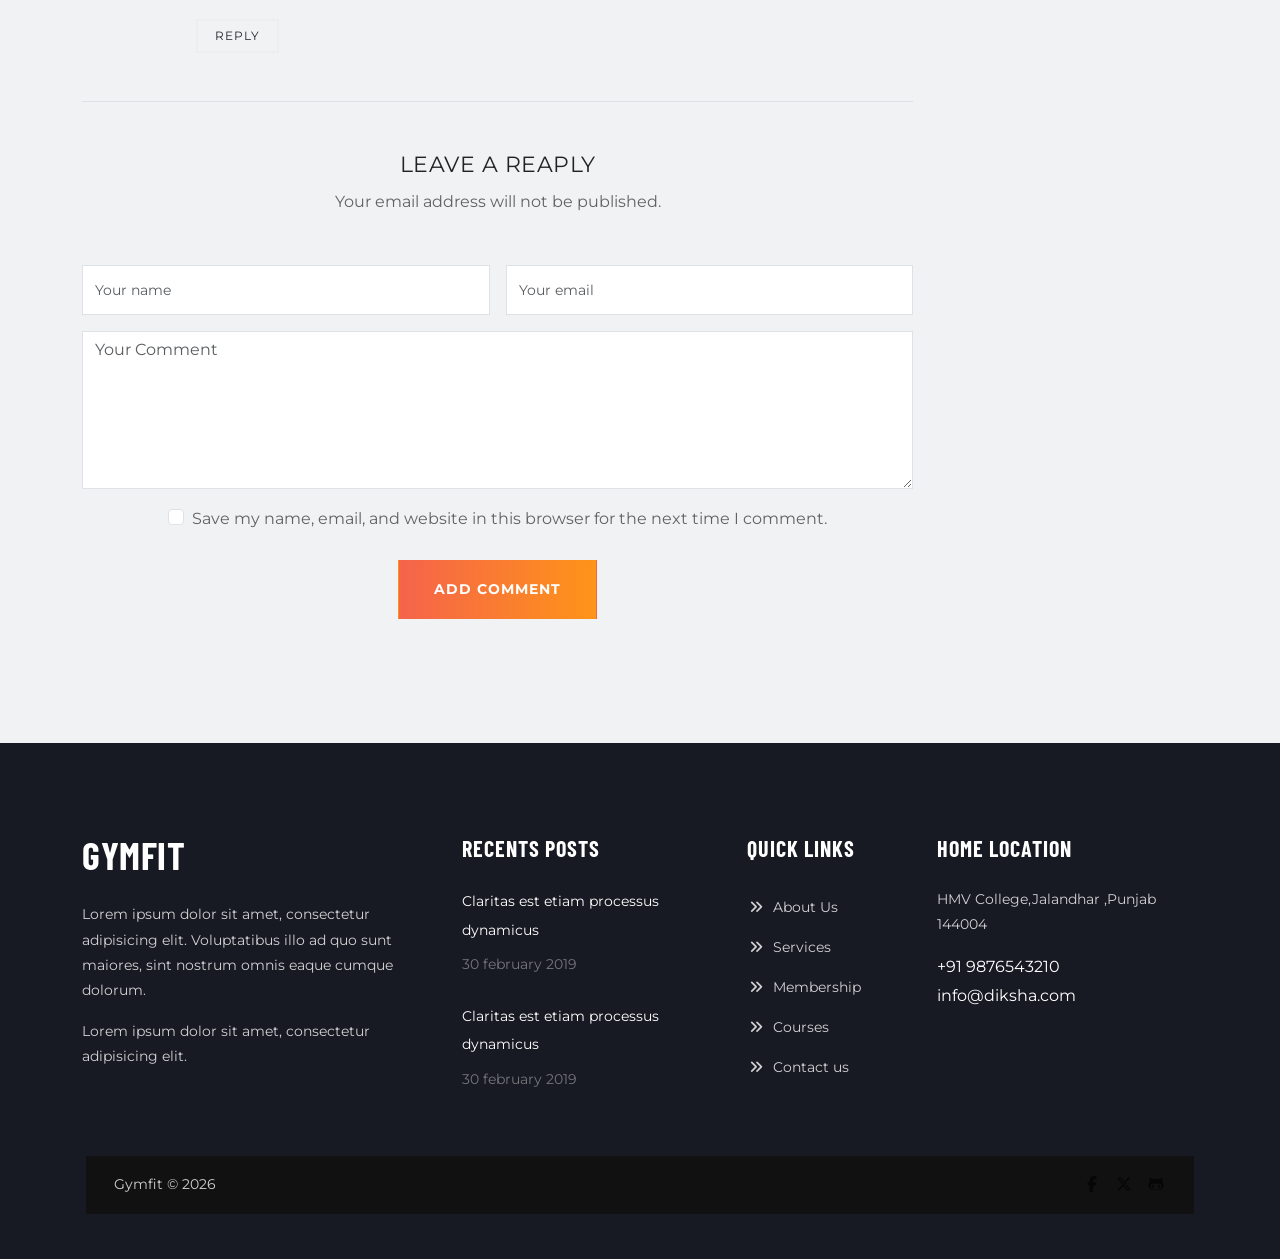
<file: blog-single.html>
<!DOCTYPE html>
<html lang="en">

<head>
    <meta charset="UTF-8">
    <meta name="viewport" content="width=device-width, initial-scale=1.0">
    <meta name="description" content="GYm,fitness,business,company,agency,multipurpose,modern,bootstrap5">
    <meta name="author" content="MohamedMostafaDev">
    <title>GymFit | Fitness</title>
    <!-- Fav Icon  -->
    <link rel="icon" href="./assets/images/MM_transparent.png" type="image/png">
    <!-- Font Awesome -->
    <link rel="stylesheet" href="./assets/plugins/fontawesome/css/all.min.css" />
    <!-- IcoFont -->
    <link rel="stylesheet" href="./assets/plugins/icofont/css/icofont.min.css" />
    <!-- Themify Icons -->
    <link rel="stylesheet" href="./assets/plugins/themify-icons/css/themify-icons.css" />
    <!-- Bootstrap Min File CSS -->
    <link rel="stylesheet" href="./assets/plugins/bootstrap/css/bootstrap.min.css" />
    <!-- Custom Main CSS -->
    <link rel="stylesheet" href="./assets/css/style.css" />
</head>

<body>
    <!-- Header Start -->
    <nav class="navbar navbar-expand-lg navigation fixed-top px-3 fixed-nav ">
        <div class="container-fluid">
            <a class="navbar-brand" href="index.html">
                <h2 class="text-white text-capitalize">Gym<span class="text-color">Fit</span></h2>
            </a>
            <button class="navbar-toggler" type="button" data-bs-toggle="collapse"
                data-bs-target="#navbarSupportedContent" aria-controls="navbarSupportedContent" aria-expanded="false"
                aria-label="Toggle navigation">
                <span class="navbar-toggler-icon"></span>
            </button>
            <div class="collapse navbar-collapse text-center" id="navbarSupportedContent">
                <ul class="navbar-nav mx-auto">
                    <li class="nav-item">
                        <a class="nav-link" href="index.html">Home</a>
                    </li>
                    <li class="nav-item dropdown">
                        <a class="nav-link dropdown-toggle" href="#" data-bs-toggle="dropdown" aria-haspopup="true"
                            aria-expanded="false">Pages.</a>
                        <ul class="dropdown-menu">
                            <li><a class="dropdown-item" href="about.html">About</a></li>
                            <li><a class="dropdown-item" href="trainer.html">Trainer</a></li>
                            <li><a class="dropdown-item" href="course.html">Courses</a></li>
                        </ul>
                    </li>
                    <li class="nav-item"><a class="nav-link" href="service.html">Services</a></li>
                    <li class="nav-item"><a class="nav-link" href="pricing.html">Memebership</a></li>
                    <li class="nav-item dropdown">
                        <a class="nav-link dropdown-toggle active" href="#" data-bs-toggle="dropdown" aria-haspopup="true"
                            aria-expanded="false">Blog.</a>
                        <ul class="dropdown-menu">
                            <li><a class="dropdown-item" href="blog.html">Blog Grid</a></li>
                            <li><a class="dropdown-item" href="blog-sidebar.html">Blog Sidebar</a></li>
                            <li><a class="dropdown-item active" href="blog-single.html">Blog Details</a></li>
                        </ul>
                    </li>
                    <li class="nav-item"><a class="nav-link" href="contact.html">Contact</a></li>
                </ul>
                 <div class="my-md-0 ms-lg-4 mt-4 mt-lg-0 ms-auto text-lg-end mb-3 mb-lg-0">
                    <a href="tel:+91 9876543210">
                        <h3 class="text-color mb-0"><i class="fa-solid fa-mobile-screen"></i>+91 9876543210</h3>
                    </a>
                </div>
            </div>
        </div>
    </nav>

    <main class="main-wrapper">
        <!-- section Page Title Start-->
        <section class="page-title bg-2 z-1">
            <div class="container">
                <div class="row">
                    <div class="col-lg-12 text-center">
                        <ul class="list-inline mb-0">
                            <li class="list-inline-item">
                                <a href="index.html"
                                    class="text-sm letter-spacing text-white text-uppercase fw-bold">Home</a>
                            </li>
                            <li class="list-inline-item">
                                <span class="text-white">|</span>
                            </li>
                            <li class="list-inline-item">
                                <a href="#" class="text-color text-uppercase text-sm letter-spacing">Our services</a>
                            </li>
                        </ul>
                        <h1 class="text-lg text-white mt-2">What We do</h1>
                    </div>
                </div>
            </div>
        </section>
        <!-- section Page Title End -->
        <section class="section blog bg-gray">
            <div class="container">
                <div class="row">
                    <div class="col-lg-9">
                        <div class="row">
                            <div class="col-lg-12">
                                <img src="./assets/images/blog/gym-single.jpg" alt="" class="img-fluid">
                                <p class="mt-4">Sed nec blandit nibh. Pellentesque commodo suscipit gravida. Sed sit
                                    amet ex sed mi dignissim elementum in ut quam. Vivamus laoreet non mauris eget
                                    mattis. Nam turpis orci, consectetur vel accumsan sed, condimentum at sapien. Nunc
                                    ut egestas neque, eu hendrerit lacus. Suspendisse fermentum congue dui nec
                                    fringilla. Duis volutpat nunc lectus. Suspendisse potenti. Suspendisse egestas
                                    venenatis nunc. Donec at laoreet lacus.</p>

                                <blockquote class="blockquote p-4 bg-white text-black fst-italic my-5">
                                    <i class="ti-quote-left text-lg text-color me-2"></i>Merupakan fakta bahwa seorang
                                    pembaca akan terpengaruh oleh isitue tulisan dari sebuah halaman saat ia melihat
                                    tata letaknya. Maksud penggunaan Lorem Ipsum adalah karena ia kurang lebih memiliki
                                    penyebaran huruf.
                                </blockquote>

                                <div class="d-flex mb-4">
                                    <img src="./assets/images/blog/blog-post-5.jpg" alt="" class="img-fluid me-4">
                                    <div>
                                        <p>Pellentesque habitant morbi tristique senectus et netus et malesuada fames ac
                                            turpis egestas. Aliquam quam elit, mollis at odio gravida, ultrices pulvinar
                                            justo. Vivamus eleifend mollis dolor, et ornare turpis vehicula in.
                                            Pellentesque auctor ac enim sit amet euismod. Ut eu accumsan nunc. Nam
                                            ultrices, orci a volutpat molestie, ipsum magna posuere ex, vel lobortis
                                            dolor purus tristique purus.</p>
                                    </div>
                                </div>
                                <p>
                                    Aliquam lobortis efficitur velit, vel tempor dui iaculis non. Mauris non ullamcorper
                                    leo. Nulla consectetur arcu eget condimentum auctor. Aliquam sagittis dictum augue.
                                    Duis fringilla nec augue eu laore
                                </p>

                                <div class="post-tags my-5 text-uppercase font-size-12 letter-spacing text-center">
                                    <a href="#" class="me-2 text-black"><i class="ti-bookmark me-2 text-color"></i>Yoga
                                    </a>
                                    <a href="#" class="me-2 text-black"><i
                                            class="ti-bookmark me-2 text-color"></i>Meditation</a>
                                    <a href="#" class="me-2 text-black"><i
                                            class="ti-bookmark me-2 text-color"></i>Nutirtion</a>
                                    <a href="#" class="me-2 text-black"><i
                                            class="ti-bookmark me-2 text-color"></i>Healthy diet</a>
                                </div>


                                <div class="border-top border-bottom py-4 text-center social-share">
                                    <h4 class="mb-4 font-secondary text-uppercase fw-normal">Like the post?
                                    </h4>
                                    <ul class="list-inline mb-0">
                                        <li class="list-inline-item"><a href="#"><i class="ti-facebook"></i></a></li>
                                        <li class="list-inline-item"><a href="#"><i class="ti-twitter"></i></a></li>
                                        <li class="list-inline-item"><a href="#"><i class="ti-linkedin"></i></a></li>
                                    </ul>
                                </div>

                                <div class="mt-4 py-4 text-center border-bottom pb-5 social-share">
                                    <h4 class="mb-5 font-secondary text-uppercase fw-normal">More similar posts
                                    </h4>
                                    <div class="row">
                                        <div class="col-lg-4 col-md-6">
                                            <article class="card border-0 rounded-0 mb-4">
                                                <img src="./assets/images/blog/post1.jpg" alt="" class="img-fluid">

                                                <div class="mt-3 px-4 py-3">
                                                    <span class="post-meta author text-capitalize text-sm"><i
                                                            class="ti-user me-2 text-muted"></i>john stain</span>
                                                    <a href="blog-single.html">
                                                        <h5 class="font-secondary mt-2">Make your fitness Boost with us
                                                        </h5>
                                                    </a>
                                                </div>
                                            </article>
                                        </div>

                                        <div class="col-lg-4 col-md-6">
                                            <article class="card border-0 rounded-0 mb-4">
                                                <img src="./assets/images/blog/post2.jpg" alt="" class="img-fluid">

                                                <div class="mt-3 px-4 py-3">
                                                    <span class="post-meta author text-capitalize text-sm"><i
                                                            class="ti-user me-2 text-muted"></i>john stain</span>
                                                    <a href="blog-single.html">
                                                        <h5 class="mt-2 font-secondary">Ethernity beauty health diet
                                                            plan</h5>
                                                    </a>
                                                </div>
                                            </article>
                                        </div>

                                        <div class="col-lg-4 col-md-6">
                                            <article class="card border-0 rounded-0">
                                                <img src="./assets/images/blog/post3.jpg" alt="" class="img-fluid">

                                                <div class="mt-3 px-4 py-3">
                                                    <span class="post-meta author text-capitalize text-sm"><i
                                                            class="ti-user me-2 text-muted"></i>john stain</span>
                                                    <a href="blog-single.html">
                                                        <h5 class="mt-2 font-secondary">Ever too late to lose weight?
                                                        </h5>
                                                    </a>
                                                </div>
                                            </article>
                                        </div>

                                    </div>
                                </div>

                                <div class="mt-5 border-bottom pb-5">
                                    <h4 class="mb-2 font-secondary text-uppercase fw-normal mb-4">comments</h4>
                                    <div class="d-flex flex-column flex-lg-row">
                                        <img src="./assets/images/blog/post-1.jpg" class="me-4 comment-avatar"
                                            alt="...">
                                        <div>
                                            <h4 class="mt-0 mb-0">Zander Rohan</h4>
                                            <span>15 january 2019 At 10:30 pm</span>
                                            <p class="mt-2">Cras sit amet nibh libero, in gravida nulla. Nulla vel metus
                                                scelerisque ante sollicitudin. Cras purus odio, vestibulum in vulputate
                                                at, tempus viverra turpis.</p>

                                            <span><a href="#" class="btn reply-btn">Reply</a></span>

                                            <div class="d-flex flex-column flex-md-row mt-5">
                                                <img src="./assets/images/blog/post-2.jpg" class="me-4 comment-avatar"
                                                    alt="...">
                                                <div>
                                                    <h4 class="mt-0 mb-0">Moris hnery</h4>
                                                    <span>15 january 2019 At 10:30 pm</span>
                                                    <p class="mt-2">Cras sit amet nibh libero, in gravida nulla. Nulla
                                                        vel metus scelerisque ante sollicitudin. Cras purus odio,
                                                        vestibulum in vulputate at, tempus viverra turpis.</p>

                                                    <span><a href="#" class="btn reply-btn">Reply</a></span>
                                                </div>
                                            </div>
                                        </div>
                                    </div>

                                    <div class="d-flex mt-5">
                                        <img src="./assets/images/blog/post-1.jpg" class="me-4 comment-avatar"
                                            alt="...">
                                        <div>
                                            <h4 class="mt-0 mb-0">Gyle hank</h4>
                                            <span>15 january 2019 At 10:30 pm</span>
                                            <p class="mt-2">Cras sit amet nibh libero, in gravida nulla. Nulla vel metus
                                                scelerisque ante sollicitudin. Cras purus odio, vestibulum in vulputate
                                                at, tempus viverra turpis.</p>

                                            <span><a href="#" class="btn reply-btn">Reply</a></span>
                                        </div>
                                    </div>
                                </div>


                                <div class="mt-4 py-4 text-center comments">
                                    <h4 class="mb-2 font-secondary text-uppercase fw-normal">Leave a reaply
                                    </h4>
                                    <p class="mb-5">Your email address will not be published.</p>

                                    <form action="#" class="text-start">
                                        <div class="row g-3">
                                            <div class="col">
                                                <input type="text" name="name" class="form-control"
                                                    placeholder="Your name" data-rtl-listener="true">
                                            </div>
                                            <div class="col">
                                                <input type="text" name="email" class="form-control"
                                                    placeholder="Your email" data-rtl-listener="true">
                                            </div>
                                        </div>

                                        <div class="mt-3 text-center">
                                            <textarea name="msg" id="msg" cols="30" rows="6" class="form-control"
                                                placeholder="Your Comment" data-rtl-listener="true"></textarea>

                                            <div class="form-check mt-3">
                                                <label class="form-check-label" for="gridCheck">
                                                    <input class="form-check-input" type="checkbox" id="gridCheck" data-rtl-listener="true">
                                                    Save my name, email, and website in this browser for the next time I
                                                    comment.
                                                </label>
                                            </div>

                                            <a href="#" class="btn btn-main mt-4">Add Comment</a>
                                        </div>
                                    </form>
                                </div>
                            </div>
                        </div>
                    </div>
                    <div class="col-lg-3">
                        <div class="card border-0 rounded-0 mb-5">
                            <form action="#" class="search position-relative">
                                <input type="text" placeholder="Search" class="form-control" data-rtl-listener="true">
                                <i class="ti-search"></i>
                            </form>
                        </div>

                        <div class="mb-5 follow">
                            <h5 class="font-secondary mb-4"><i class="ti-minus me-2 text-color"></i>Follow us</h5>

                            <a href="#" class="text-muted"><i class="ti-facebook"></i></a>
                            <a href="#" class="text-muted"><i class="ti-twitter"></i></a>
                            <a href="#" class="text-muted"><i class="ti-linkedin"></i></a>
                            <a href="#" class="text-muted"><i class="ti-pinterest"></i></a>
                            <a href="#" class="text-muted"><i class="ti-dribbble"></i></a>
                        </div>


                        <div class="mb-5">
                            <h5 class="font-secondary mb-4"><i class="ti-minus me-2 text-color"></i>Popular posts</h5>

                            <div class="d-flex mb-4">
                                <img src="./assets/images/blog/blog-post-5.jpg" alt=""
                                    class="img-fluid pe-4 w-50 align-self-center">
                                <div>
                                    <a href="#" class="text-black d-block lh-25"> Track your daily body fitness</a>
                                </div>
                            </div>

                            <div class="d-flex mb-4">
                                <img src="./assets/images/blog/blog-post-6.jpg" alt=""
                                    class="img-fluid pe-4 w-50 align-self-center">
                                <div>
                                    <a href="#" class="text-black d-block lh-25">Keep your body fitness track</a>
                                </div>
                            </div>

                            <div class="d-flex mb-4">
                                <img src="./assets/images/blog/post1.jpg" alt=""
                                    class="img-fluid pe-4 w-50 align-self-center">
                                <div>
                                    <a href="#" class="text-black d-block lh-25">Keep your body fitness track</a>
                                </div>
                            </div>
                        </div>


                        <div class="mb-5 categories">
                            <h5 class="font-secondary mb-4"><i class="ti-minus me-2 text-color"></i>Categories</h5>

                            <ul class="list-group">
                                <li
                                    class="list-group-item d-flex justify-content-between align-items-center rounded-0 border-0">
                                    <a href="#" class="text-muted">Fitness</a>
                                    <span class="badge bg-primary rounded-pill text-white border-0">14</span>
                                </li>
                                <li
                                    class="list-group-item d-flex justify-content-between align-items-center rounded-0 border-0">
                                    <a href="#" class="text-muted">Body building</a>
                                    <span class="badge bg-primary rounded-pill text-white">2</span>
                                </li>
                                <li
                                    class="list-group-item d-flex justify-content-between align-items-center rounded-0 border-0">
                                    <a href="#" class="text-muted">Cycling</a>
                                    <span class="badge bg-primary rounded-pill text-white">1</span>
                                </li>
                                <li
                                    class="list-group-item d-flex justify-content-between align-items-center rounded-0 border-0">
                                    <a href="#" class="text-muted"> Paracyling</a>
                                    <span class="badge bg-primary rounded-pill text-white">5</span>
                                </li>
                            </ul>
                        </div>

                        <div class="mb-5 tags">
                            <h5 class="font-secondary mb-4"><i class="ti-minus me-2 text-color"></i>Tags</h5>

                            <a href="#">body</a>
                            <a href="#">fitness</a>
                            <a href="#">health</a>
                            <a href="#">diet</a>
                            <a href="#">plan</a>
                            <a href="#">gym</a>
                            <a href="#">trainer</a>
                            <a href="#">tutorials</a>
                        </div>

                    </div>
                </div>
            </div>
        </section>
    </main>
    <!-- footer Start -->
    <footer class="footer bg-black-50">
        <div class="container">
            <div class="row">
                <div class="col-lg-4 col-md-6 mb-5 mb-lg-0">
                    <h2 class="text-white mb-4">GymFit</h2>
                    <p>Lorem ipsum dolor sit amet, consectetur adipisicing elit. Voluptatibus illo ad quo sunt maiores,
                        sint nostrum omnis eaque cumque dolorum.</p>

                    <p>Lorem ipsum dolor sit amet, consectetur adipisicing elit.</p>
                </div>


                <div class="col-lg-3 col-md-6 mb-5 mb-lg-0">
                    <div class="footer-widget recent-blog">
                        <h4 class="mb-4 text-white letter-spacing text-uppercase">Recents Posts</h4>
                        <div>
                            <a href="blog-single.html" class="text-white">Claritas est etiam processus dynamicus</a>
                            <p class="text-sm mt-2 text-white-50">30 february 2019</p>
                        </div>
                        <div class="mt-4">
                            <a href="blog-single.html" class="text-white">Claritas est etiam processus dynamicus</a>
                            <p class="text-sm mt-2 text-white-50">30 february 2019</p>
                        </div>

                    </div>
                </div>
                <div class="col-lg-2 col-md-5 mb-5 mb-lg-0">
                    <div class="footer-widget">
                        <h4 class="mb-4 text-white letter-spacing text-uppercase">Quick Links</h4>
                        <ul class="list-unstyled footer-menu lh-40 mb-0">
                            <li><a href="about.html"><i class="fa-solid fa-angles-right me-2"></i>About Us</a></li>
                            <li><a href="service.html"><i class="fa-solid fa-angles-right me-2"></i>Services</a></li>
                            <li><a href="pricing.html"><i class="fa-solid fa-angles-right me-2"></i>Membership</a></li>
                            <li><a href="course.html"><i class="fa-solid fa-angles-right me-2"></i>Courses</a></li>
                            <li><a href="contact.html"><i class="fa-solid fa-angles-right me-2"></i>Contact us</a></li>
                        </ul>
                    </div>
                </div>
                <div class="col-lg-3 col-md-5">
                    <div class="footer-widget">
                        <h4 class="mb-4 text-white letter-spacing text-uppercase">Home location</h4>
                        <p>HMV College,Jalandhar
                            ,Punjab 144004 </p>
                        <span class="text-white">+91 9876543210</span>
                        <span class="text-white">info@diksha.com</span>
                    </div>
                </div>
            </div>

            <div class="row align-items-center mt-5 px-3 bg-black mx-1">
                <div class="col-lg-4">
                   <p class="text-white mt-3">Gymfit © 2026

                    </p>
                </div>
                <div class="col-lg-6 ms-auto text-end">
                    <ul class="list-inline mb-0 footer-socials">
                        <li class="list-inline-item">

                            <i class="fa-brands fa-facebook-f"></i>

                        </li>
                        <li class="list-inline-item">

                            <i class="fa-brands fa-x-twitter"></i>

                        </li>
                        <li class="list-inline-item">

                            <i class="fa-brands fa-github-alt"></i>

                        </li>
                    </ul>
                </div>
            </div>
        </div>
    </footer>

    <script src="./assets/plugins/bootstrap/js/bootstrap.bundle.min.js"></script>
</body>

</html>
</file>
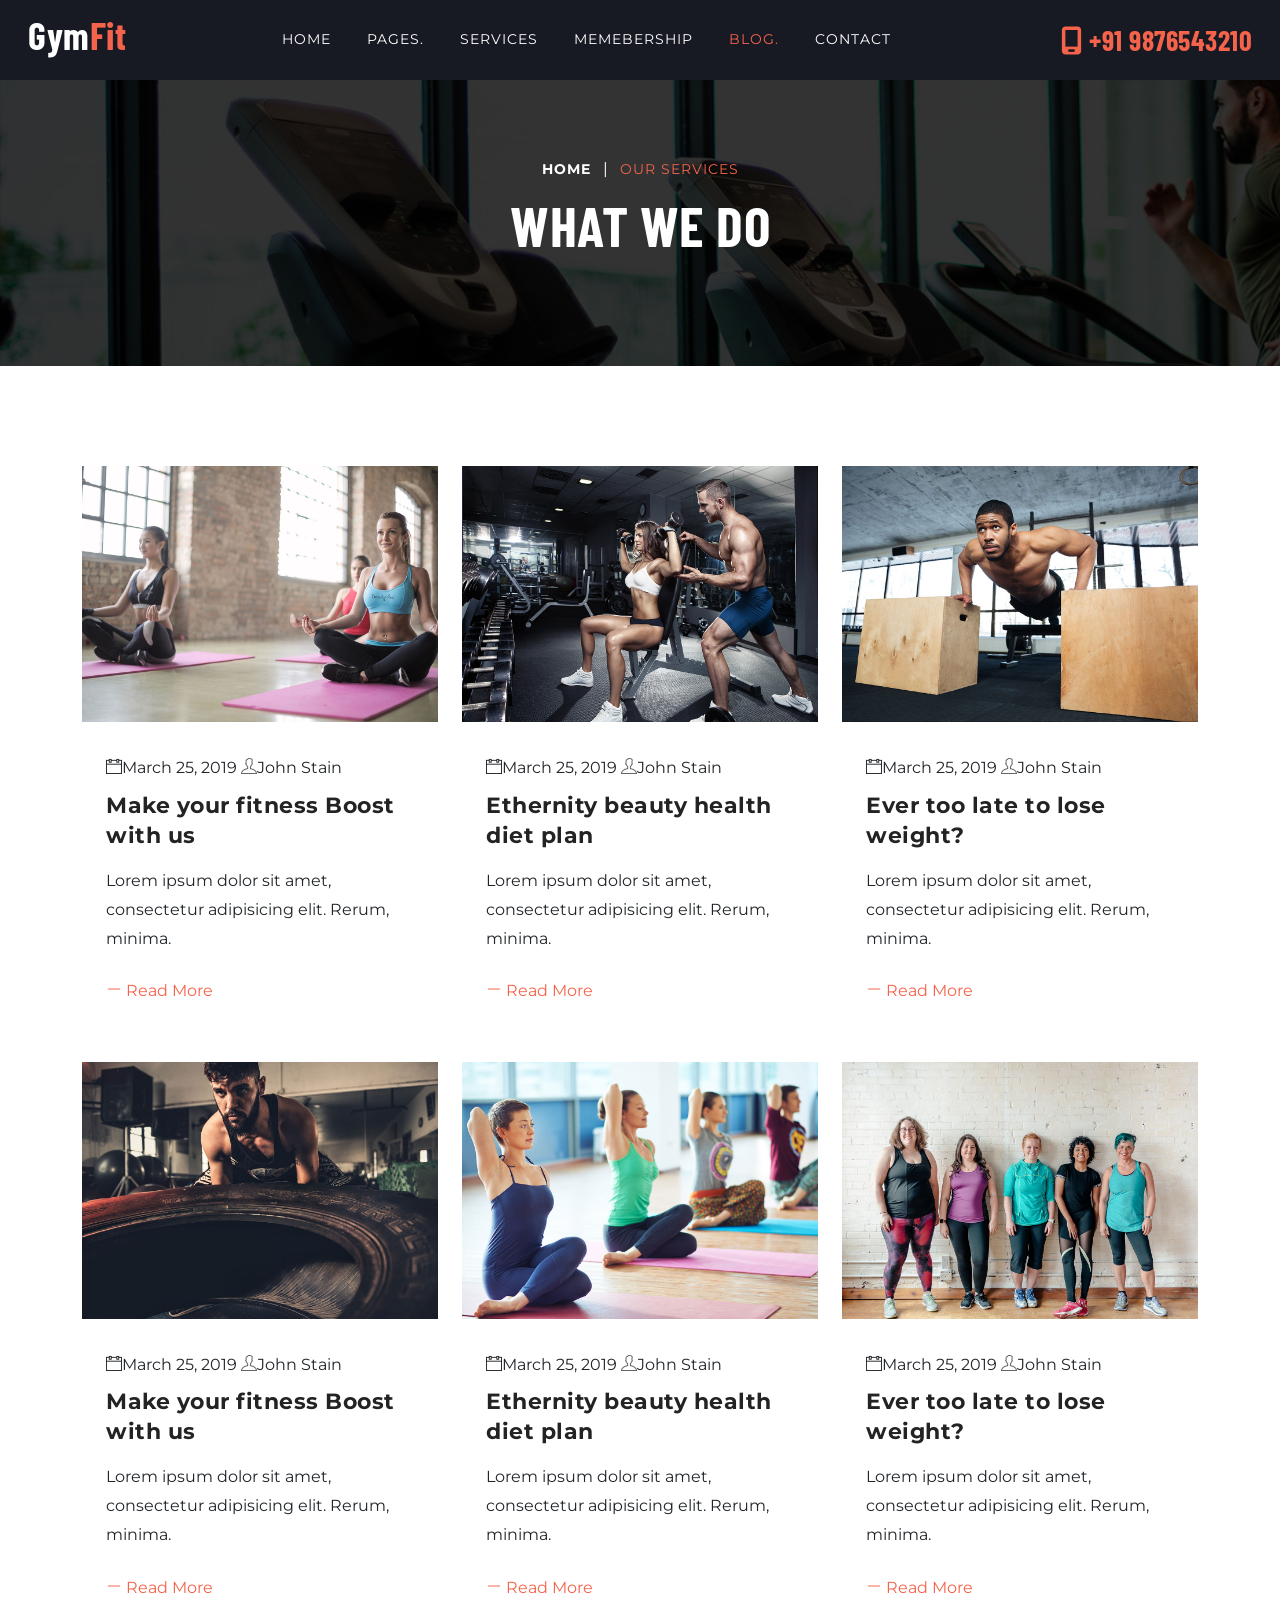
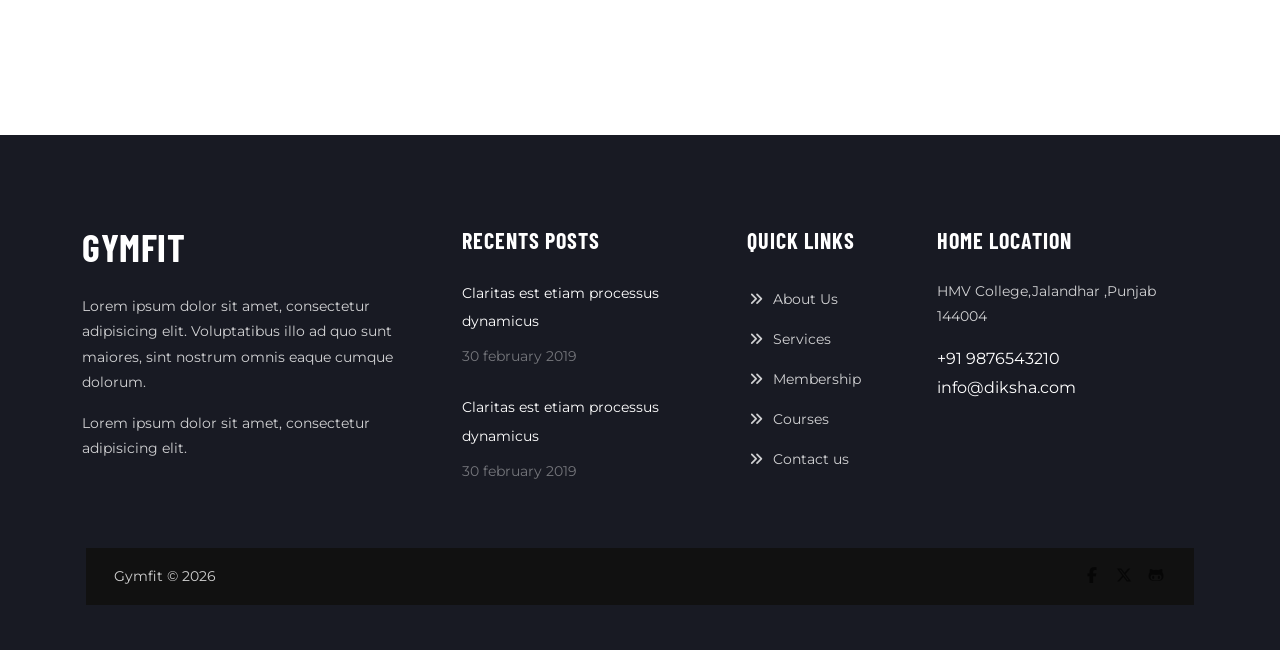
<file: blog.html>
<!DOCTYPE html>
<html lang="en">

<head>
    <meta charset="UTF-8">
    <meta name="viewport" content="width=device-width, initial-scale=1.0">
    <meta name="description" content="GYm,fitness,business,company,agency,multipurpose,modern,bootstrap5">
    <meta name="author" content="MohamedMostafaDev">
    <title>GymFit | Fitness</title>
    <!-- Fav Icon  -->
    <link rel="icon" href="./assets/images/MM_transparent.png" type="image/png">
    <!-- Font Awesome -->
    <link rel="stylesheet" href="./assets/plugins/fontawesome/css/all.min.css" />
    <!-- IcoFont -->
    <link rel="stylesheet" href="./assets/plugins/icofont/css/icofont.min.css" />
    <!-- Themify Icons -->
    <link rel="stylesheet" href="./assets/plugins/themify-icons/css/themify-icons.css" />
    <!-- Bootstrap Min File CSS -->
    <link rel="stylesheet" href="./assets/plugins/bootstrap/css/bootstrap.min.css" />
    <!-- Custom Main CSS -->
    <link rel="stylesheet" href="./assets/css/style.css" />
</head>

<body>
    <!-- Header Start -->
    <nav class="navbar navbar-expand-lg navigation fixed-top px-3 fixed-nav ">
        <div class="container-fluid">
            <a class="navbar-brand" href="index.html">
                <h2 class="text-white text-capitalize">Gym<span class="text-color">Fit</span></h2>
            </a>
            <button class="navbar-toggler" type="button" data-bs-toggle="collapse"
                data-bs-target="#navbarSupportedContent" aria-controls="navbarSupportedContent" aria-expanded="false"
                aria-label="Toggle navigation">
                <span class="navbar-toggler-icon"></span>
            </button>
            <div class="collapse navbar-collapse text-center" id="navbarSupportedContent">
                <ul class="navbar-nav mx-auto">
                    <li class="nav-item">
                        <a class="nav-link" href="index.html">Home</a>
                    </li>
                    <li class="nav-item dropdown">
                        <a class="nav-link dropdown-toggle" href="#" data-bs-toggle="dropdown" aria-haspopup="true"
                            aria-expanded="false">Pages.</a>
                        <ul class="dropdown-menu">
                            <li><a class="dropdown-item" href="about.html">About</a></li>
                            <li><a class="dropdown-item" href="trainer.html">Trainer</a></li>
                            <li><a class="dropdown-item" href="course.html">Courses</a></li>
                        </ul>
                    </li>
                    <li class="nav-item"><a class="nav-link" href="service.html">Services</a></li>
                    <li class="nav-item"><a class="nav-link" href="pricing.html">Memebership</a></li>
                    <li class="nav-item dropdown">
                        <a class="nav-link dropdown-toggle active" href="#" data-bs-toggle="dropdown"
                            aria-haspopup="true" aria-expanded="false">Blog.</a>
                        <ul class="dropdown-menu">
                            <li><a class="dropdown-item active" href="blog.html">Blog Grid</a></li>
                            <li><a class="dropdown-item" href="blog-sidebar.html">Blog Sidebar</a></li>
                            <li><a class="dropdown-item" href="blog-single.html">Blog Details</a></li>
                        </ul>
                    </li>
                    <li class="nav-item"><a class="nav-link" href="contact.html">Contact</a></li>
                </ul>
                 <div class="my-md-0 ms-lg-4 mt-4 mt-lg-0 ms-auto text-lg-end mb-3 mb-lg-0">
                    <a href="tel:+91 9876543210">
                        <h3 class="text-color mb-0"><i class="fa-solid fa-mobile-screen"></i>+91 9876543210</h3>
                    </a>
                </div>
            </div>
        </div>
    </nav>

    <main class="main-wrapper">
        <!-- section Page Title Start-->
        <section class="page-title bg-2 z-1">
            <div class="container">
                <div class="row">
                    <div class="col-lg-12 text-center">
                        <ul class="list-inline mb-0">
                            <li class="list-inline-item">
                                <a href="index.html"
                                    class="text-sm letter-spacing text-white text-uppercase fw-bold">Home</a>
                            </li>
                            <li class="list-inline-item">
                                <span class="text-white">|</span>
                            </li>
                            <li class="list-inline-item">
                                <a href="#" class="text-color text-uppercase text-sm letter-spacing">Our services</a>
                            </li>
                        </ul>
                        <h1 class="text-lg text-white mt-2">What We do</h1>
                    </div>
                </div>
            </div>
        </section>
        <!-- section Page Title End -->
        <!-- section Blog Start -->
        <section class="blog section">
            <div class="container">
                <div class="row">
                    <div class="col-lg-4 col-md-6">
                        <article class="card border-0 rounded-0 mb-4">
                            <img src="./assets/images/blog/post1.jpg" alt="" class="img-fluid">

                            <div class="mt-3 px-4 py-3 ">
                                <div class="blog-post-meta text-capitalize mb-2">
                                    <span class="post-meta date-meta mr-2">
                                        <i class="ti-calendar mr-2"></i>March 25, 2019</span>

                                    <span class="post-meta author"><i class="ti-user mr-2 text-muted"></i>john
                                        stain</span>
                                </div>
                                <a href="blog-single.html">
                                    <h4 class="mb-3 font-secondary">Make your fitness Boost with us</h4>
                                </a>

                                <p class="mb-4">Lorem ipsum dolor sit amet, consectetur adipisicing elit. Rerum, minima.
                                </p>

                                <a href="blog-single.html" class="text-color mb-3 d-block"><i class="ti-minus mr-2"></i>
                                    Read More</a>
                            </div>
                        </article>
                    </div>

                    <div class="col-lg-4 col-md-6">
                        <article class="card border-0 rounded-0 mb-4">
                            <img src="./assets/images/blog/post2.jpg" alt="" class="img-fluid">

                            <div class="mt-3 px-4 py-3">
                                <div class="blog-post-meta text-capitalize mb-2">
                                    <span class="post-meta date-meta mr-2">
                                        <i class="ti-calendar mr-2"></i>March 25, 2019</span>

                                    <span class="post-meta author"><i class="ti-user mr-2 text-muted"></i>john
                                        stain</span>
                                </div>
                                <a href="blog-single.html">
                                    <h4 class="mb-3 font-secondary">Ethernity beauty health diet plan</h4>
                                </a>

                                <p class="mb-4">Lorem ipsum dolor sit amet, consectetur adipisicing elit. Rerum, minima.
                                </p>

                                <a href="blog-single.html" class="text-color mb-3 d-block"><i class="ti-minus mr-2"></i>
                                    Read More</a>
                            </div>
                        </article>
                    </div>

                    <div class="col-lg-4 col-md-6">
                        <article class="card border-0 rounded-0 mb-4">
                            <img src="./assets/images/blog/post3.jpg" alt="" class="img-fluid">

                            <div class="mt-3 px-4 py-3">
                                <div class="blog-post-meta text-capitalize mb-2">
                                    <span class="post-meta date-meta mr-2">
                                        <i class="ti-calendar mr-2"></i>March 25, 2019</span>

                                    <span class="post-meta author"><i class="ti-user mr-2 text-muted"></i>john
                                        stain</span>
                                </div>
                                <a href="blog-single.html">
                                    <h4 class="mb-3 font-secondary">Ever too late to lose weight?</h4>
                                </a>

                                <p class="mb-4">Lorem ipsum dolor sit amet, consectetur adipisicing elit. Rerum, minima.
                                </p>

                                <a href="blog-single.html" class="text-color mb-3 d-block"><i class="ti-minus mr-2"></i>
                                    Read More</a>
                            </div>
                        </article>
                    </div>

                    <div class="col-lg-4 col-md-6">
                        <article class="card border-0 rounded-0 mb-4 mb-lg-0">
                            <img src="./assets/images/blog/post4.jpg" alt="" class="img-fluid">

                            <div class="mt-3 px-4 py-3 ">
                                <div class="blog-post-meta text-capitalize mb-2">
                                    <span class="post-meta date-meta mr-2">
                                        <i class="ti-calendar mr-2"></i>March 25, 2019</span>

                                    <span class="post-meta author"><i class="ti-user mr-2 text-muted"></i>john
                                        stain</span>
                                </div>
                                <a href="blog-single.html">
                                    <h4 class="mb-3 font-secondary">Make your fitness Boost with us</h4>
                                </a>

                                <p class="mb-4">Lorem ipsum dolor sit amet, consectetur adipisicing elit. Rerum, minima.
                                </p>

                                <a href="blog-single.html" class="text-color mb-3 d-block"><i class="ti-minus mr-2"></i>
                                    Read More</a>
                            </div>
                        </article>
                    </div>

                    <div class="col-lg-4 col-md-6">
                        <article class="card border-0 rounded-0 mb-4 mb-lg-0">
                            <img src="./assets/images/blog/post5.jpg" alt="" class="img-fluid">

                            <div class="mt-3 px-4 py-3">
                                <div class="blog-post-meta text-capitalize mb-2">
                                    <span class="post-meta date-meta mr-2">
                                        <i class="ti-calendar mr-2"></i>March 25, 2019</span>

                                    <span class="post-meta author"><i class="ti-user mr-2 text-muted"></i>john
                                        stain</span>
                                </div>
                                <a href="blog-single.html">
                                    <h4 class="mb-3 font-secondary">Ethernity beauty health diet plan</h4>
                                </a>

                                <p class="mb-4">Lorem ipsum dolor sit amet, consectetur adipisicing elit. Rerum, minima.
                                </p>

                                <a href="blog-single.html" class="text-color mb-3 d-block"><i class="ti-minus mr-2"></i>
                                    Read More</a>
                            </div>
                        </article>
                    </div>

                    <div class="col-lg-4 col-md-6">
                        <article class="card border-0 rounded-0 mb-4 mb-lg-0">
                            <img src="./assets/images/blog/post6.jpg" alt="" class="img-fluid">

                            <div class="mt-3 px-4 py-3">
                                <div class="blog-post-meta text-capitalize mb-2">
                                    <span class="post-meta date-meta mr-2">
                                        <i class="ti-calendar mr-2"></i>March 25, 2019</span>

                                    <span class="post-meta author"><i class="ti-user mr-2 text-muted"></i>john
                                        stain</span>
                                </div>
                                <a href="blog-single.html">
                                    <h4 class="mb-3 font-secondary">Ever too late to lose weight?</h4>
                                </a>

                                <p class="mb-4">Lorem ipsum dolor sit amet, consectetur adipisicing elit. Rerum, minima.
                                </p>

                                <a href="blog-single.html" class="text-color mb-3 d-block"><i class="ti-minus mr-2"></i>
                                    Read More</a>
                            </div>
                        </article>
                    </div>


                </div>
        </section>

        <!-- section Blog End -->
    </main>

    <!-- footer Start -->
    <footer class="footer bg-black-50">
        <div class="container">
            <div class="row">
                <div class="col-lg-4 col-md-6 mb-5 mb-lg-0">
                    <h2 class="text-white mb-4">GymFit</h2>
                    <p>Lorem ipsum dolor sit amet, consectetur adipisicing elit. Voluptatibus illo ad quo sunt maiores,
                        sint nostrum omnis eaque cumque dolorum.</p>

                    <p>Lorem ipsum dolor sit amet, consectetur adipisicing elit.</p>
                </div>


                <div class="col-lg-3 col-md-6 mb-5 mb-lg-0">
                    <div class="footer-widget recent-blog">
                        <h4 class="mb-4 text-white letter-spacing text-uppercase">Recents Posts</h4>
                        <div>
                            <a href="blog-single.html" class="text-white">Claritas est etiam processus dynamicus</a>
                            <p class="text-sm mt-2 text-white-50">30 february 2019</p>
                        </div>
                        <div class="mt-4">
                            <a href="blog-single.html" class="text-white">Claritas est etiam processus dynamicus</a>
                            <p class="text-sm mt-2 text-white-50">30 february 2019</p>
                        </div>

                    </div>
                </div>
                <div class="col-lg-2 col-md-5 mb-5 mb-lg-0">
                    <div class="footer-widget">
                        <h4 class="mb-4 text-white letter-spacing text-uppercase">Quick Links</h4>
                        <ul class="list-unstyled footer-menu lh-40 mb-0">
                            <li><a href="about.html"><i class="fa-solid fa-angles-right me-2"></i>About Us</a></li>
                            <li><a href="service.html"><i class="fa-solid fa-angles-right me-2"></i>Services</a></li>
                            <li><a href="pricing.html"><i class="fa-solid fa-angles-right me-2"></i>Membership</a></li>
                            <li><a href="course.html"><i class="fa-solid fa-angles-right me-2"></i>Courses</a></li>
                            <li><a href="contact.html"><i class="fa-solid fa-angles-right me-2"></i>Contact us</a></li>
                        </ul>
                    </div>
                </div>
                <div class="col-lg-3 col-md-5">
                    <div class="footer-widget">
                        <h4 class="mb-4 text-white letter-spacing text-uppercase">Home location</h4>
                        <p>HMV College,Jalandhar
                            ,Punjab 144004 </p>
                        <span class="text-white">+91 9876543210</span>
                        <span class="text-white">info@diksha.com</span>
                    </div>
                </div>
            </div>

            <div class="row align-items-center mt-5 px-3 bg-black mx-1">
                <div class="col-lg-4">
                   <p class="text-white mt-3">Gymfit © 2026

                    </p>
                </div>
                <div class="col-lg-6 ms-auto text-end">
                    <ul class="list-inline mb-0 footer-socials">
                        <li class="list-inline-item">

                            <i class="fa-brands fa-facebook-f"></i>

                        </li>
                        <li class="list-inline-item">

                            <i class="fa-brands fa-x-twitter"></i>

                        </li>
                        <li class="list-inline-item">

                            <i class="fa-brands fa-github-alt"></i>

                        </li>
                    </ul>
                </div>
            </div>
        </div>
    </footer>

    <script src="./assets/plugins/bootstrap/js/bootstrap.bundle.min.js"></script>
</body>

</html>
</file>
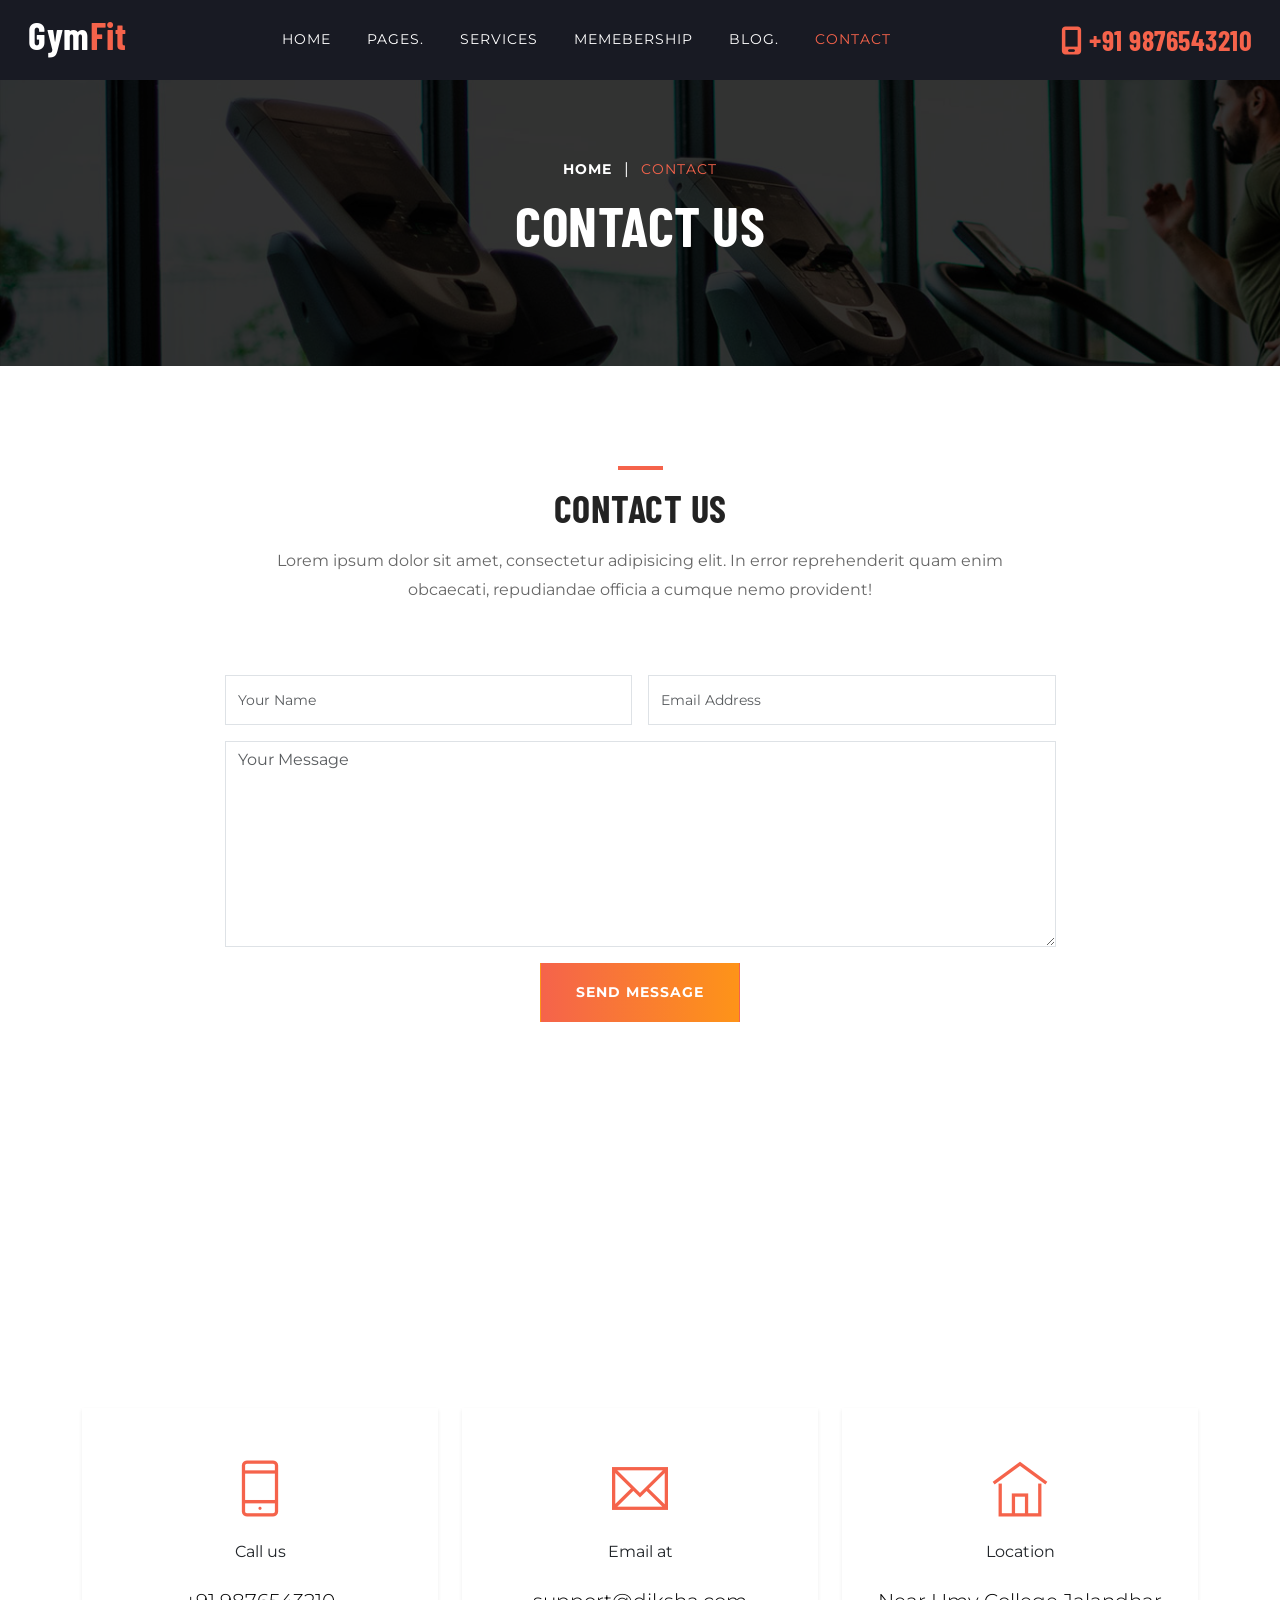
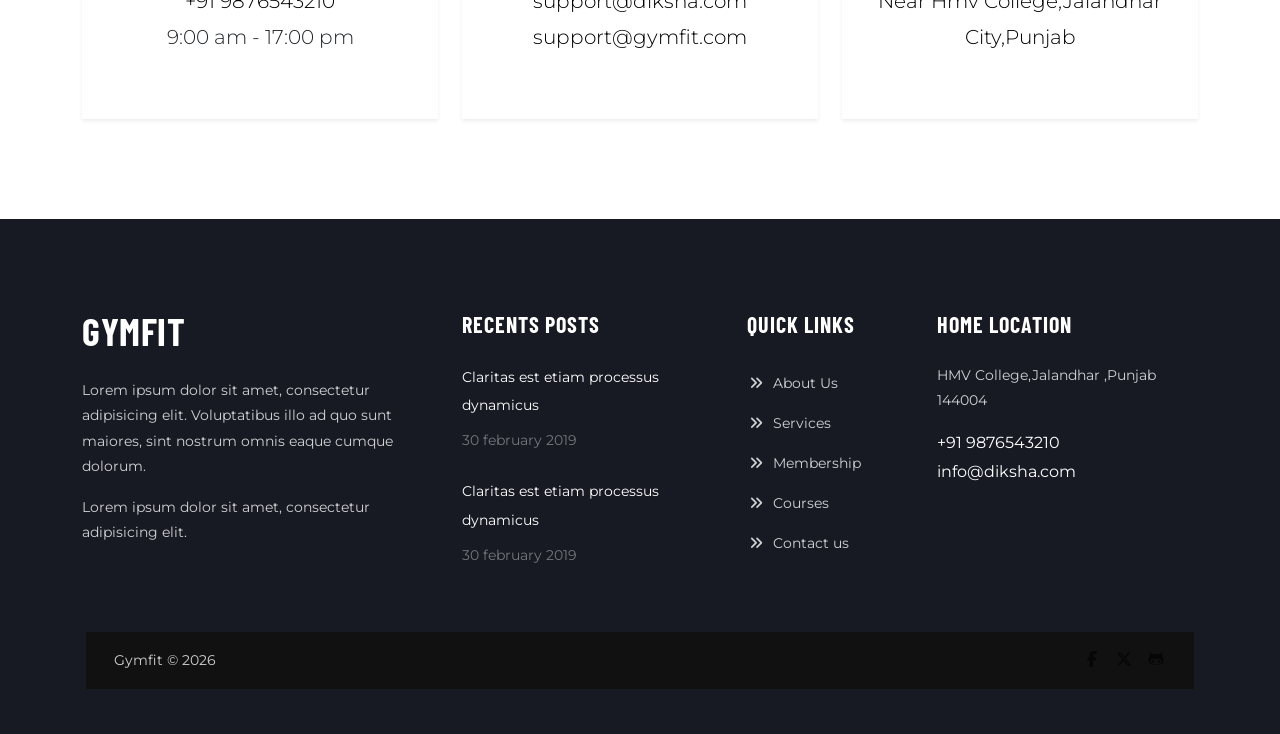
<file: contact.html>
<!DOCTYPE html>
<html lang="en">

<head>
    <meta charset="UTF-8">
    <meta name="viewport" content="width=device-width, initial-scale=1.0">
    <meta name="description" content="GYm,fitness,business,company,agency,multipurpose,modern,bootstrap5">
    <meta name="author" content="MohamedMostafaDev">
    <title>GymFit | Fitness</title>
    <!-- Fav Icon  -->
    <link rel="icon" href="./assets/images/MM_transparent.png" type="image/png">
    <!-- Font Awesome -->
    <link rel="stylesheet" href="./assets/plugins/fontawesome/css/all.min.css" />
    <!-- IcoFont -->
    <link rel="stylesheet" href="./assets/plugins/icofont/css/icofont.min.css" />
    <!-- Themify Icons -->
    <link rel="stylesheet" href="./assets/plugins/themify-icons/css/themify-icons.css" />
    <!-- Bootstrap Min File CSS -->
    <link rel="stylesheet" href="./assets/plugins/bootstrap/css/bootstrap.min.css" />
    <!-- Custom Main CSS -->
    <link rel="stylesheet" href="./assets/css/style.css" />
</head>

<body>
    <!-- Header Start -->
    <nav class="navbar navbar-expand-lg navigation fixed-top px-3 fixed-nav ">
        <div class="container-fluid">
            <a class="navbar-brand" href="index.html">
                <h2 class="text-white text-capitalize">Gym<span class="text-color">Fit</span></h2>
            </a>
            <button class="navbar-toggler" type="button" data-bs-toggle="collapse"
                data-bs-target="#navbarSupportedContent" aria-controls="navbarSupportedContent" aria-expanded="false"
                aria-label="Toggle navigation">
                <span class="navbar-toggler-icon"></span>
            </button>
            <div class="collapse navbar-collapse text-center" id="navbarSupportedContent">
                <ul class="navbar-nav mx-auto">
                    <li class="nav-item">
                        <a class="nav-link " href="index.html">Home</a>
                    </li>
                    <li class="nav-item dropdown">
                        <a class="nav-link dropdown-toggle" href="#" data-bs-toggle="dropdown" aria-haspopup="true"
                            aria-expanded="false">Pages.</a>
                        <ul class="dropdown-menu">
                            <li><a class="dropdown-item" href="about.html">About</a></li>
                            <li><a class="dropdown-item" href="trainer.html">Trainer</a></li>
                            <li><a class="dropdown-item" href="course.html">Courses</a></li>
                        </ul>
                    </li>
                    <li class="nav-item"><a class="nav-link" href="service.html">Services</a></li>
                    <li class="nav-item"><a class="nav-link" href="pricing.html">Memebership</a></li>
                    <li class="nav-item dropdown">
                        <a class="nav-link dropdown-toggle" href="#" data-bs-toggle="dropdown" aria-haspopup="true"
                            aria-expanded="false">Blog.</a>
                        <ul class="dropdown-menu">
                            <li><a class="dropdown-item" href="blog.html">Blog Grid</a></li>
                            <li><a class="dropdown-item" href="blog-sidebar.html">Blog Sidebar</a></li>
                            <li><a class="dropdown-item" href="blog-single.html">Blog Details</a></li>
                        </ul>
                    </li>
                    <li class="nav-item"><a class="nav-link active" href="contact.html">Contact</a></li>
                </ul>
                <div class="my-md-0 ms-lg-4 mt-4 mt-lg-0 ms-auto text-lg-end mb-3 mb-lg-0">
                    <a href="tel:+91 9876543210">
                        <h3 class="text-color mb-0"><i class="fa-solid fa-mobile-screen"></i>+91 9876543210</h3>
                    </a>
                </div>
            </div>
        </div>
    </nav>


    <main class="main-wrapper">
        <!-- section Page Title Start-->
        <section class="page-title bg-2 z-1">
            <div class="container">
                <div class="row">
                    <div class="col-lg-12 text-center">
                        <ul class="list-inline mb-0">
                            <li class="list-inline-item">
                                <a href="index.html"
                                    class="text-sm letter-spacing text-white text-uppercase fw-bold">Home</a>
                            </li>
                            <li class="list-inline-item">
                                <span class="text-white">|</span>
                            </li>
                            <li class="list-inline-item">
                                <a href="#" class="text-color text-uppercase text-sm letter-spacing">contact</a>
                            </li>
                        </ul>
                        <h1 class="text-lg text-white mt-2">Contact Us</h1>
                    </div>
                </div>
            </div>
        </section>
        <!-- section Page Title End -->
        <!-- section Contact Form Start -->
        <section class="contact-form section">
            <div class="container">
                <div class="row justify-content-center">
                    <div class="col-lg-8 text-center">
                        <div class="section-title">
                            <div class="divider mb-3"></div>
                            <h2>Contact Us</h2>
                            <p class="mt-3">Lorem ipsum dolor sit amet, consectetur adipisicing elit. In error
                                reprehenderit
                                quam enim obcaecati, repudiandae officia a cumque nemo provident!</p>
                        </div>
                    </div>
                </div>

                <div class="row justify-content-center pb-5 ">
                    <div class="col-lg-9 text-center">
                        <form class="contact-form">
                            <div class="row g-3">
                                <div class="col-lg-6 col-md-6 col-sm-12">
                                    <input name="user_name" type="text" class="form-control" placeholder="Your Name"
                                        data-rtl-listener="true">
                                </div>
                                <div class="col-lg-6 col-md-6 col-sm-12">
                                    <input name="user_email" type="text" class="form-control"
                                        placeholder="Email Address" data-rtl-listener="true">
                                </div>

                                <div class="col-lg-12 col-md-12 col-sm-12">
                                    <div class="form-group-2">
                                        <textarea name="user_message" class="form-control" rows="8"
                                            placeholder="Your Message" data-rtl-listener="true"></textarea>
                                    </div>

                                    <div class="text-center">
                                        <button class="btn btn-main mt-3 " type="submit">Send Message</button>
                                    </div>
                                </div>
                            </div>
                        </form>
                    </div>
                </div>
            </div>
            <div class="google-map position-relative mt-5">
                <iframe
                    src="https://www.google.com/maps/embed?pb=!1m18!1m12!1m3!1d6814.861124434066!2d75.57218778962134!3d31.34709574669788!2m3!1f0!2f0!3f0!3m2!1i1024!2i768!4f13.1!3m3!1m2!1s0x391a5bc7e66f2d1d%3A0xff37c90b3a5f4ef4!2sBulls%20Gym!5e0!3m2!1sen!2sin!4v1792823821311!5m2!1sen!2sin"
                    width="100%" height="450" style="border:0;" allowfullscreen="" loading="lazy"
                    referrerpolicy="strict-origin-when-cross-origin"></iframe>
            </div>
            <div class="container z-1 mt--170">
                <div class="row">
                    <div class="col-lg-4 col-md-6 mb-4 mb-lg-0">
                        <div class="card rounded-0 border-0 shadow-sm text-center py-5 px-4 contact-info">
                            <i class="ti-mobile mb-3 text-lg text-color"></i>
                            <span>Call us</span>
                            <p class="lead text-black mb-0 mt-3">+91 9876543210</p>
                            <p class="lead">9:00 am - 17:00 pm</p>
                        </div>
                    </div>
                    <div class="col-lg-4 col-md-6 mb-4 mb-lg-0">
                        <div class="card rounded-0 border-0 shadow-sm text-center py-5 px-4 contact-info">
                            <i class="ti-email mb-3 text-lg text-color"></i>
                            <span>Email at</span>
                            <p class="lead text-black mt-3 mb-0">support@diksha.com</p>
                            <p class="lead text-black ">support@gymfit.com</p>
                        </div>
                    </div>
                    <div class="col-lg-4 col-md-6 mb-4 mb-lg-0">
                        <div class="card rounded-0 border-0 shadow-sm text-center py-5 px-4 contact-info">
                            <i class="ti-home mb-3 text-lg text-color"></i>
                            <span>Location</span>
                            <p class="lead text-black mt-3"> Near Hmv College,Jalandhar City,Punjab</p>
                        </div>
                    </div>
                </div>
            </div>
        </section>
        <!-- section Contact Form End -->
    </main>

    <!-- footer Start -->
    <footer class="footer bg-black-50">
        <div class="container">
            <div class="row">
                <div class="col-lg-4 col-md-6 mb-5 mb-lg-0">
                    <h2 class="text-white mb-4">GymFit</h2>
                    <p>Lorem ipsum dolor sit amet, consectetur adipisicing elit. Voluptatibus illo ad quo sunt maiores,
                        sint nostrum omnis eaque cumque dolorum.</p>

                    <p>Lorem ipsum dolor sit amet, consectetur adipisicing elit.</p>
                </div>


                <div class="col-lg-3 col-md-6 mb-5 mb-lg-0">
                    <div class="footer-widget recent-blog">
                        <h4 class="mb-4 text-white letter-spacing text-uppercase">Recents Posts</h4>
                        <div>
                            <a href="blog-single.html" class="text-white">Claritas est etiam processus dynamicus</a>
                            <p class="text-sm mt-2 text-white-50">30 february 2019</p>
                        </div>
                        <div class="mt-4">
                            <a href="blog-single.html" class="text-white">Claritas est etiam processus dynamicus</a>
                            <p class="text-sm mt-2 text-white-50">30 february 2019</p>
                        </div>

                    </div>
                </div>
                <div class="col-lg-2 col-md-5 mb-5 mb-lg-0">
                    <div class="footer-widget">
                        <h4 class="mb-4 text-white letter-spacing text-uppercase">Quick Links</h4>
                        <ul class="list-unstyled footer-menu lh-40 mb-0">
                            <li><a href="about.html"><i class="fa-solid fa-angles-right me-2"></i>About Us</a></li>
                            <li><a href="service.html"><i class="fa-solid fa-angles-right me-2"></i>Services</a></li>
                            <li><a href="pricing.html"><i class="fa-solid fa-angles-right me-2"></i>Membership</a></li>
                            <li><a href="course.html"><i class="fa-solid fa-angles-right me-2"></i>Courses</a></li>
                            <li><a href="contact.html"><i class="fa-solid fa-angles-right me-2"></i>Contact us</a></li>
                        </ul>
                    </div>
                </div>
                <div class="col-lg-3 col-md-5">
                    <div class="footer-widget">
                        <h4 class="mb-4 text-white letter-spacing text-uppercase">Home location</h4>
                        <p>HMV College,Jalandhar
                            ,Punjab 144004 </p>
                        <span class="text-white">+91 9876543210</span>
                        <span class="text-white">info@diksha.com</span>
                    </div>
                </div>
            </div>

            <div class="row align-items-center mt-5 px-3 bg-black mx-1">
                <div class="col-lg-4">
                    <p class="text-white mt-3">Gymfit © 2026

                    </p>
                </div>
                <div class="col-lg-6 ms-auto text-end">
                    <ul class="list-inline mb-0 footer-socials">
                        <li class="list-inline-item">

                            <i class="fa-brands fa-facebook-f"></i>

                        </li>
                        <li class="list-inline-item">

                            <i class="fa-brands fa-x-twitter"></i>

                        </li>
                        <li class="list-inline-item">

                            <i class="fa-brands fa-github-alt"></i>

                        </li>
                    </ul>
                </div>
            </div>
        </div>
    </footer>

    <script src="./assets/plugins/bootstrap/js/bootstrap.bundle.min.js"></script>
</body>

</html>
</file>
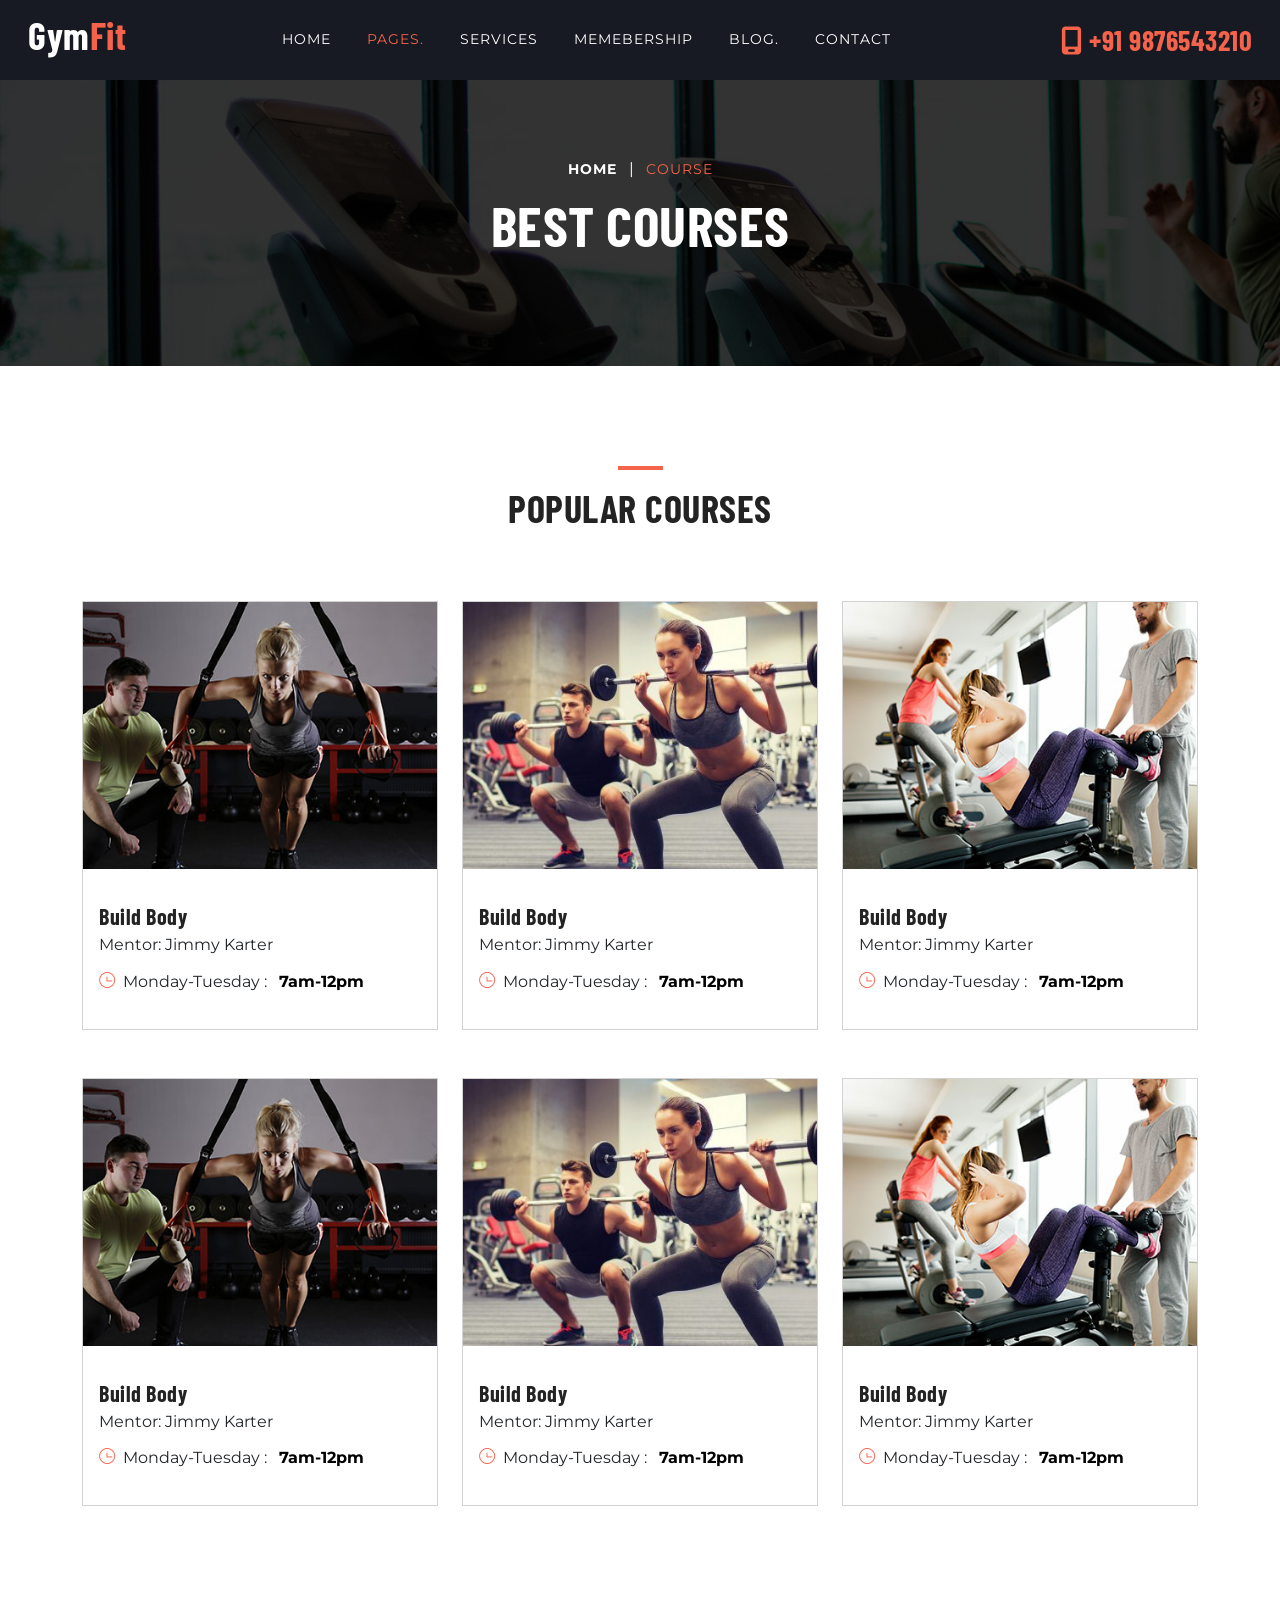
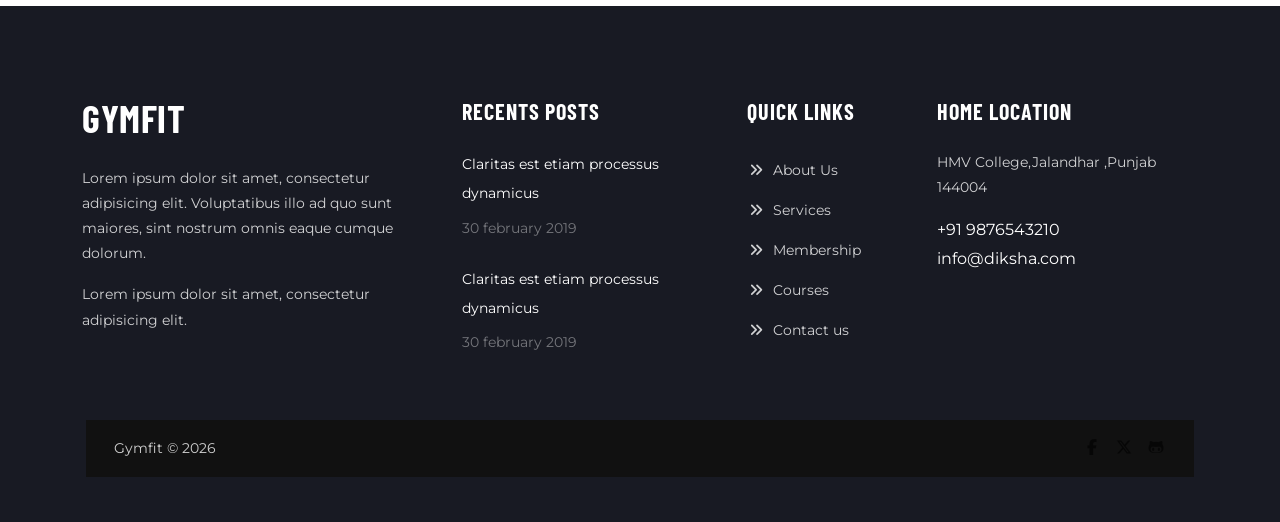
<file: course.html>
<!doctype html>
<html lang="en">

<head>
    <meta charset="UTF-8" />
    <meta name="viewport" content="width=device-width, initial-scale=1.0" />
    <meta name="description" content="GYm,fitness,business,company,agency,multipurpose,modern,bootstrap5" />
    <meta name="author" content="MohamedMostafaDev" />
    <title>GymFit | Fitness</title>
    <!-- Fav Icon  -->
    <link rel="icon" href="./assets/images/MM_transparent.png" type="image/png" />
    <!-- Font Awesome -->
    <link rel="stylesheet" href="./assets/plugins/fontawesome/css/all.min.css" />
    <!-- IcoFont -->
    <link rel="stylesheet" href="./assets/plugins/icofont/css/icofont.min.css" />
    <!-- Themify Icons -->
    <link rel="stylesheet" href="./assets/plugins/themify-icons/css/themify-icons.css" />
    <!-- Bootstrap Min File CSS -->
    <link rel="stylesheet" href="./assets/plugins/bootstrap/css/bootstrap.min.css" />
    <!-- Custom Main CSS -->
    <link rel="stylesheet" href="./assets/css/style.css" />
</head>

<body>
    <!-- Header Start -->
    <nav class="navbar navbar-expand-lg navigation fixed-top px-3 fixed-nav">
        <div class="container-fluid">
            <a class="navbar-brand" href="index.html">
                <h2 class="text-white text-capitalize">
                    Gym<span class="text-color">Fit</span>
                </h2>
            </a>
            <button class="navbar-toggler" type="button" data-bs-toggle="collapse"
                data-bs-target="#navbarSupportedContent" aria-controls="navbarSupportedContent" aria-expanded="false"
                aria-label="Toggle navigation">
                <span class="navbar-toggler-icon"></span>
            </button>
            <div class="collapse navbar-collapse text-center" id="navbarSupportedContent">
                <ul class="navbar-nav mx-auto">
                    <li class="nav-item">
                        <a class="nav-link" href="index.html">Home</a>
                    </li>
                    <li class="nav-item dropdown">
                        <a class="nav-link dropdown-toggle active" href="#" data-bs-toggle="dropdown" aria-haspopup="true"
                            aria-expanded="false">Pages.</a>
                        <ul class="dropdown-menu">
                            <li>
                                <a class="dropdown-item" href="about.html">About</a>
                            </li>
                            <li>
                                <a class="dropdown-item" href="trainer.html">Trainer</a>
                            </li>
                            <li>
                                <a class="dropdown-item active" href="course.html">Courses</a>
                            </li>
                        </ul>
                    </li>
                    <li class="nav-item">
                        <a class="nav-link" href="service.html">Services</a>
                    </li>
                    <li class="nav-item">
                        <a class="nav-link" href="pricing.html">Memebership</a>
                    </li>
                    <li class="nav-item dropdown">
                        <a class="nav-link dropdown-toggle" href="#" data-bs-toggle="dropdown" aria-haspopup="true"
                            aria-expanded="false">Blog.</a>
                        <ul class="dropdown-menu">
                            <li>
                                <a class="dropdown-item" href="blog.html">Blog Grid</a>
                            </li>
                            <li>
                                <a class="dropdown-item" href="blog-sidebar.html">Blog Sidebar</a>
                            </li>
                            <li>
                                <a class="dropdown-item" href="blog-single.html">Blog Details</a>
                            </li>
                        </ul>
                    </li>
                    <li class="nav-item">
                        <a class="nav-link" href="contact.html">Contact</a>
                    </li>
                </ul>
                 <div class="my-md-0 ms-lg-4 mt-4 mt-lg-0 ms-auto text-lg-end mb-3 mb-lg-0">
                    <a href="tel:+91 9876543210">
                        <h3 class="text-color mb-0"><i class="fa-solid fa-mobile-screen"></i>+91 9876543210</h3>
                    </a>
                </div>
            </div>
        </div>
    </nav>

    <main class="main-wrapper">
        <!-- section Page Title Start-->
        <section class="page-title bg-2 z-1">
            <div class="container">
                <div class="row">
                    <div class="col-lg-12 text-center">
                        <ul class="list-inline mb-0">
                            <li class="list-inline-item">
                                <a href="index.html"
                                    class="text-sm letter-spacing text-white text-uppercase fw-bold">Home</a>
                            </li>
                            <li class="list-inline-item">
                                <span class="text-white">|</span>
                            </li>
                            <li class="list-inline-item">
                                <a href="#" class="text-color text-uppercase text-sm letter-spacing">Course</a>
                            </li>
                        </ul>
                        <h1 class="text-lg text-white mt-2">Best Courses</h1>
                    </div>
                </div>
            </div>
        </section>
        <!-- section Page Title End -->
        <section class="section course">
            <div class="container">
                <div class="row justify-content-center">
                    <div class="col-lg-8 text-center">
                        <div class="section-title">
                            <div class="divider mb-3"></div>
                            <h2>Popular Courses</h2>
                        </div>
                    </div>
                </div>

                <div class="row">
                    <div class="col-lg-4 col-md-6">
                        <div class="card rounded-0 p-0 mb-5">
                            <img src="./assets/images/gallery/course-1.jpg" alt="" class="img-fluid">

                            <div class="card-body">
                                <a href="course-single.html">
                                    <h4 class="mt-3 mb-0">Build Body</h4>
                                </a>
                                <p class=" mb-2">Mentor: Jimmy Karter</p>
                                <ul class="list-inline">
                                    <li class="list-inline-item">
                                        <i class="ti-time me-2 text-color"></i>Monday-Tuesday :
                                    </li>
                                    <li class="list-inline-item text-black">
                                        <strong>7am-12pm</strong>
                                    </li>
                                </ul>
                            </div>
                        </div>
                    </div>

                    <div class="col-lg-4 col-md-6">
                        <div class="card rounded-0 p-0 mb-5">
                            <img src="./assets/images/gallery/course-2.jpg" alt="" class="img-fluid">

                            <div class="card-body">
                                <a href="course-single.html">
                                    <h4 class="mt-3 mb-0">Build Body</h4>
                                </a>
                                <p class=" mb-2">Mentor: Jimmy Karter</p>
                                <ul class="list-inline">
                                    <li class="list-inline-item">
                                        <i class="ti-time me-2 text-color"></i>Monday-Tuesday :
                                    </li>
                                    <li class="list-inline-item text-black">
                                        <strong>7am-12pm</strong>
                                    </li>
                                </ul>
                            </div>
                        </div>
                    </div>

                    <div class="col-lg-4 col-md-6">
                        <div class="card rounded-0 p-0 mb-5">
                            <img src="./assets/images/gallery/course-3.jpg" alt="" class="img-fluid">

                            <div class="card-body">
                                <a href="course-single.html">
                                    <h4 class="mt-3 mb-0">Build Body</h4>
                                </a>
                                <p class=" mb-2">Mentor: Jimmy Karter</p>
                                <ul class="list-inline">
                                    <li class="list-inline-item">
                                        <i class="ti-time me-2 text-color"></i>Monday-Tuesday :
                                    </li>
                                    <li class="list-inline-item text-black">
                                        <strong>7am-12pm</strong>
                                    </li>
                                </ul>
                            </div>
                        </div>
                    </div>
                    <div class="col-lg-4 col-md-6">
                        <div class="card rounded-0 p-0 ">
                            <img src="./assets/images/gallery/course-1.jpg" alt="" class="img-fluid">

                            <div class="card-body">
                                <a href="course-single.html">
                                    <h4 class="mt-3 mb-0">Build Body</h4>
                                </a>
                                <p class=" mb-2">Mentor: Jimmy Karter</p>
                                <ul class="list-inline">
                                    <li class="list-inline-item">
                                        <i class="ti-time me-2 text-color"></i>Monday-Tuesday :
                                    </li>
                                    <li class="list-inline-item text-black">
                                        <strong>7am-12pm</strong>
                                    </li>
                                </ul>
                            </div>
                        </div>
                    </div>

                    <div class="col-lg-4 col-md-6">
                        <div class="card rounded-0 p-0 ">
                            <img src="./assets/images/gallery/course-2.jpg" alt="" class="img-fluid">

                            <div class="card-body">
                                <a href="course-single.html">
                                    <h4 class="mt-3 mb-0">Build Body</h4>
                                </a>
                                <p class=" mb-2">Mentor: Jimmy Karter</p>
                                <ul class="list-inline">
                                    <li class="list-inline-item">
                                        <i class="ti-time me-2 text-color"></i>Monday-Tuesday :
                                    </li>
                                    <li class="list-inline-item text-black">
                                        <strong>7am-12pm</strong>
                                    </li>
                                </ul>
                            </div>
                        </div>
                    </div>

                    <div class="col-lg-4 col-md-6">
                        <div class="card rounded-0 p-0 ">
                            <img src="./assets/images/gallery/course-3.jpg" alt="" class="img-fluid">

                            <div class="card-body">
                                <a href="course-single.html">
                                    <h4 class="mt-3 mb-0">Build Body</h4>
                                </a>
                                <p class=" mb-2">Mentor: Jimmy Karter</p>
                                <ul class="list-inline">
                                    <li class="list-inline-item">
                                        <i class="ti-time me-2 text-color"></i>Monday-Tuesday :
                                    </li>
                                    <li class="list-inline-item text-black">
                                        <strong>7am-12pm</strong>
                                    </li>
                                </ul>
                            </div>
                        </div>
                    </div>
                </div>
            </div>
        </section>
    </main>

    <!-- footer Start -->
    <footer class="footer bg-black-50">
        <div class="container">
            <div class="row">
                <div class="col-lg-4 col-md-6 mb-5 mb-lg-0">
                    <h2 class="text-white mb-4">GymFit</h2>
                    <p>
                        Lorem ipsum dolor sit amet, consectetur adipisicing elit.
                        Voluptatibus illo ad quo sunt maiores, sint nostrum omnis eaque
                        cumque dolorum.
                    </p>

                    <p>Lorem ipsum dolor sit amet, consectetur adipisicing elit.</p>
                </div>

                <div class="col-lg-3 col-md-6 mb-5 mb-lg-0">
                    <div class="footer-widget recent-blog">
                        <h4 class="mb-4 text-white letter-spacing text-uppercase">
                            Recents Posts
                        </h4>
                        <div>
                            <a href="blog-single.html" class="text-white">Claritas est etiam processus dynamicus</a>
                            <p class="text-sm mt-2 text-white-50">30 february 2019</p>
                        </div>
                        <div class="mt-4">
                            <a href="blog-single.html" class="text-white">Claritas est etiam processus dynamicus</a>
                            <p class="text-sm mt-2 text-white-50">30 february 2019</p>
                        </div>
                    </div>
                </div>
                <div class="col-lg-2 col-md-5 mb-5 mb-lg-0">
                    <div class="footer-widget">
                        <h4 class="mb-4 text-white letter-spacing text-uppercase">
                            Quick Links
                        </h4>
                        <ul class="list-unstyled footer-menu lh-40 mb-0">
                            <li>
                                <a href="about.html"><i class="fa-solid fa-angles-right me-2"></i>About Us</a>
                            </li>
                            <li>
                                <a href="service.html"><i class="fa-solid fa-angles-right me-2"></i>Services</a>
                            </li>
                            <li>
                                <a href="pricing.html"><i class="fa-solid fa-angles-right me-2"></i>Membership</a>
                            </li>
                            <li>
                                <a href="course.html"><i class="fa-solid fa-angles-right me-2"></i>Courses</a>
                            </li>
                            <li>
                                <a href="contact.html"><i class="fa-solid fa-angles-right me-2"></i>Contact us</a>
                            </li>
                        </ul>
                    </div>
                </div>
                <div class="col-lg-3 col-md-5">
                    <div class="footer-widget">
                        <h4 class="mb-4 text-white letter-spacing text-uppercase">Home location</h4>
                        <p>HMV College,Jalandhar
                            ,Punjab 144004 </p>
                        <span class="text-white">+91 9876543210</span>
                        <span class="text-white">info@diksha.com</span>
                    </div>
                </div>
            </div>

            <div class="row align-items-center mt-5 px-3 bg-black mx-1">
                <div class="col-lg-4">
                   <p class="text-white mt-3">Gymfit © 2026

                    </p>
                </div>
                <div class="col-lg-6 ms-auto text-end">
                    <ul class="list-inline mb-0 footer-socials">
                        <li class="list-inline-item">

                            <i class="fa-brands fa-facebook-f"></i>

                        </li>
                        <li class="list-inline-item">

                            <i class="fa-brands fa-x-twitter"></i>

                        </li>
                        <li class="list-inline-item">

                            <i class="fa-brands fa-github-alt"></i>

                        </li>
                    </ul>
                </div>
            </div>
        </div>
    </footer>

    <script src="./assets/plugins/bootstrap/js/bootstrap.bundle.min.js"></script>
</body>

</html>
</file>
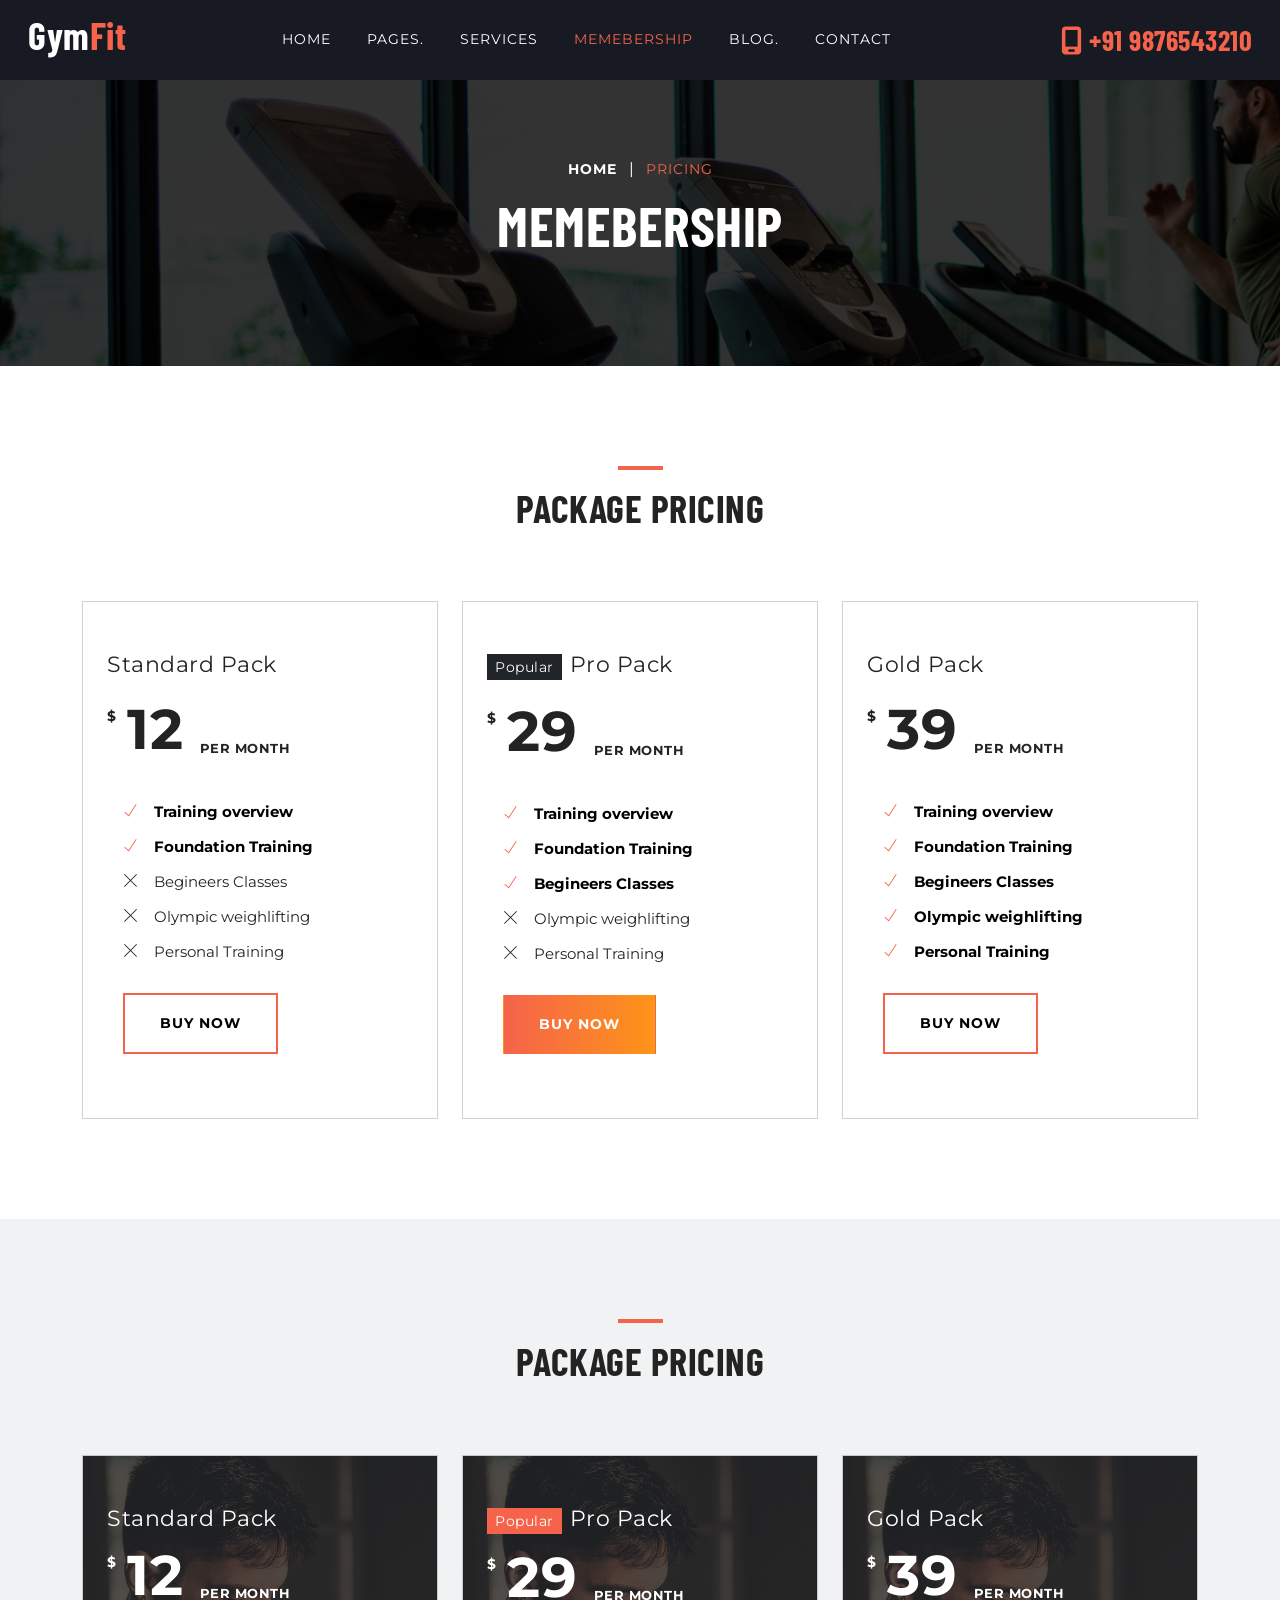
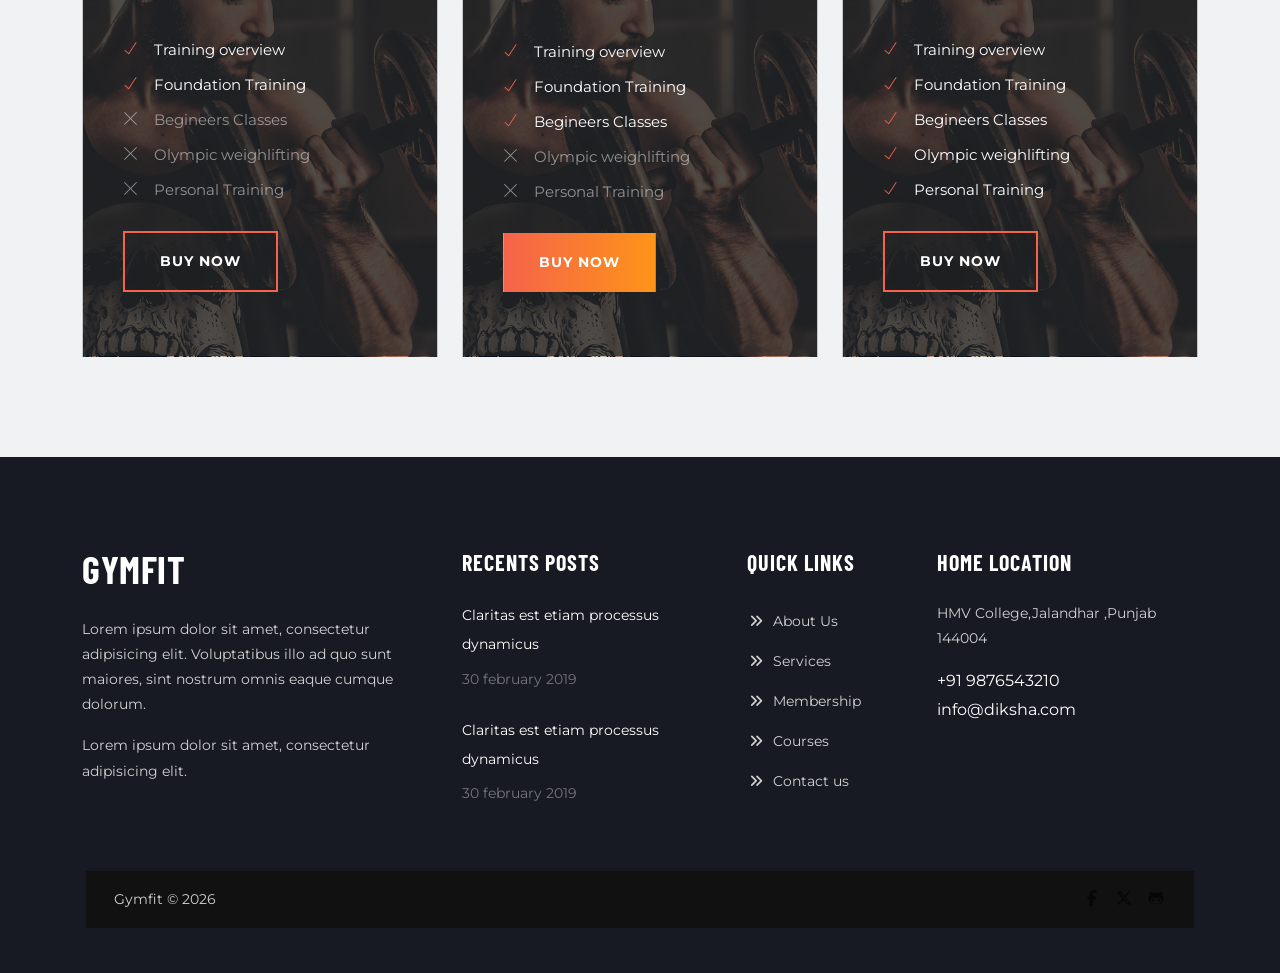
<file: pricing.html>
<!DOCTYPE html>
<html lang="en">

<head>
    <meta charset="UTF-8">
    <meta name="viewport" content="width=device-width, initial-scale=1.0">
    <meta name="description" content="GYm,fitness,business,company,agency,multipurpose,modern,bootstrap5">
    <meta name="author" content="MohamedMostafaDev">
    <title>GymFit | Fitness</title>
    <!-- Fav Icon  -->
    <link rel="icon" href="./assets/images/MM_transparent.png" type="image/png">
    <!-- Font Awesome -->
    <link rel="stylesheet" href="./assets/plugins/fontawesome/css/all.min.css" />
    <!-- IcoFont -->
    <link rel="stylesheet" href="./assets/plugins/icofont/css/icofont.min.css" />
    <!-- Themify Icons -->
    <link rel="stylesheet" href="./assets/plugins/themify-icons/css/themify-icons.css" />
    <!-- Bootstrap Min File CSS -->
    <link rel="stylesheet" href="./assets/plugins/bootstrap/css/bootstrap.min.css" />
    <!-- Custom Main CSS -->
    <link rel="stylesheet" href="./assets/css/style.css" />
</head>

<body>
    <!-- Header Start -->
    <nav class="navbar navbar-expand-lg navigation fixed-top px-3 fixed-nav ">
        <div class="container-fluid">
            <a class="navbar-brand" href="index.html">
                <h2 class="text-white text-capitalize">Gym<span class="text-color">Fit</span></h2>
            </a>
            <button class="navbar-toggler" type="button" data-bs-toggle="collapse"
                data-bs-target="#navbarSupportedContent" aria-controls="navbarSupportedContent" aria-expanded="false"
                aria-label="Toggle navigation">
                <span class="navbar-toggler-icon"></span>
            </button>
            <div class="collapse navbar-collapse text-center" id="navbarSupportedContent">
                <ul class="navbar-nav mx-auto">
                    <li class="nav-item">
                        <a class="nav-link " href="index.html">Home</a>
                    </li>
                    <li class="nav-item dropdown">
                        <a class="nav-link dropdown-toggle" href="#" data-bs-toggle="dropdown" aria-haspopup="true"
                            aria-expanded="false">Pages.</a>
                        <ul class="dropdown-menu">
                            <li><a class="dropdown-item" href="about.html">About</a></li>
                            <li><a class="dropdown-item" href="trainer.html">Trainer</a></li>
                            <li><a class="dropdown-item" href="course.html">Courses</a></li>
                        </ul>
                    </li>
                    <li class="nav-item"><a class="nav-link" href="service.html">Services</a></li>
                    <li class="nav-item"><a class="nav-link active" href="pricing.html">Memebership</a></li>
                    <li class="nav-item dropdown">
                        <a class="nav-link dropdown-toggle" href="#" data-bs-toggle="dropdown" aria-haspopup="true"
                            aria-expanded="false">Blog.</a>
                        <ul class="dropdown-menu">
                            <li><a class="dropdown-item" href="blog.html">Blog Grid</a></li>
                            <li><a class="dropdown-item" href="blog-sidebar.html">Blog Sidebar</a></li>
                            <li><a class="dropdown-item" href="blog-single.html">Blog Details</a></li>
                        </ul>
                    </li>
                    <li class="nav-item"><a class="nav-link" href="contact.html">Contact</a></li>
                </ul>
                 <div class="my-md-0 ms-lg-4 mt-4 mt-lg-0 ms-auto text-lg-end mb-3 mb-lg-0">
                    <a href="tel:+91 9876543210">
                        <h3 class="text-color mb-0"><i class="fa-solid fa-mobile-screen"></i>+91 9876543210</h3>
                    </a>
                </div>
            </div>
        </div>
    </nav>


    <main class="main-wrapper">
        <!-- section Page Title Start-->
        <section class="page-title bg-2 z-1">
            <div class="container">
                <div class="row">
                    <div class="col-lg-12 text-center">
                        <ul class="list-inline mb-0">
                            <li class="list-inline-item">
                                <a href="index.html"
                                    class="text-sm letter-spacing text-white text-uppercase fw-bold">Home</a>
                            </li>
                            <li class="list-inline-item">
                                <span class="text-white">|</span>
                            </li>
                            <li class="list-inline-item">
                                <a href="#" class="text-color text-uppercase text-sm letter-spacing">Pricing</a>
                            </li>
                        </ul>
                        <h1 class="text-lg text-white mt-2">Memebership</h1>
                    </div>
                </div>
            </div>
        </section>
        <!-- section Page Title End -->
        <section class="section pricing">
            <div class="container">
                <div class="row justify-content-center">
                    <div class="col-lg-8 text-center">
                        <div class="section-title">
                            <div class="divider mb-3"></div>
                            <h2>Package Pricing</h2>
                        </div>
                    </div>
                </div>
                <div class="row justify-content-center">
                    <div class="col-lg-4 col-md-6 mb-4 mb-lg-0">
                        <div class="card rounded-0 px-4 py-5 ">
                            <h4 class="card-title text-capitalize fw-normal font-secondary">Standard Pack</h4>
                            <h3 class="text-lg font-secondary position-relative mt-2"><sup
                                    class="text-sm position-absolute ">$</sup>12 <sub>per month</sub></h3>

                            <div class="card-body mt-2">
                                <ul class="list-unstyled lh-35 mb-4">
                                    <li class="text-black fw-bold"><i class="ti-check me-3 text-color "></i>Training
                                        overview</li>
                                    <li class="text-black fw-bold"><i class="ti-check me-3 text-color "></i>Foundation
                                        Training</li>
                                    <li><i class="ti-close me-3"></i>Begineers Classes</li>
                                    <li><i class="ti-close me-3"></i>Olympic weighlifting</li>
                                    <li><i class="ti-close me-3"></i>Personal Training</li>
                                </ul>
                                <a href="#" class="btn btn-solid-border text-black">Buy Now</a>
                            </div>
                        </div>
                    </div>

                    <div class="col-lg-4 col-md-6 mb-4 mb-lg-0">
                        <div class="card rounded-0 px-4 py-5 ">
                            <h4 class="card-title text-capitalize fw-normal font-secondary"><span
                                    class="text-sm bg-dark text-light py-1 px-2 me-2">Popular</span>Pro Pack </h4>
                            <h3 class="text-lg font-secondary position-relative mt-2"><sup
                                    class="text-sm position-absolute">$</sup>29 <sub>per month</sub></h3>

                            <div class="card-body mt-2">
                                <ul class="list-unstyled lh-35 mb-4">
                                    <li class="text-black fw-bold"><i class="ti-check me-3 text-color "></i>Training
                                        overview</li>
                                    <li class="text-black fw-bold"><i class="ti-check me-3 text-color "></i>Foundation
                                        Training</li>
                                    <li class="text-black fw-bold"><i class="ti-check me-3 text-color "></i>Begineers
                                        Classes</li>
                                    <li><i class="ti-close me-3"></i>Olympic weighlifting</li>
                                    <li><i class="ti-close me-3"></i>Personal Training</li>
                                </ul>
                                <a href="#" class="btn btn-main">Buy Now</a>
                            </div>
                        </div>
                    </div>
                    <div class="col-lg-4 col-md-6 mb-4 mb-lg-0">
                        <div class="card rounded-0 px-4 py-5 ">
                            <h4 class="card-title text-capitalize fw-normal font-secondary">Gold Pack</h4>
                            <h3 class="text-lg font-secondary position-relative mt-2"><sup
                                    class="text-sm position-absolute">$</sup>39 <sub>per month</sub></h3>

                            <div class="card-body mt-2">
                                <ul class="list-unstyled lh-35 mb-4">
                                    <li class="text-black fw-bold"><i class="ti-check me-3 text-color "></i>Training
                                        overview</li>
                                    <li class="text-black fw-bold"><i class="ti-check me-3 text-color "></i>Foundation
                                        Training</li>
                                    <li class="text-black fw-bold"><i class="ti-check me-3 text-color "></i>Begineers
                                        Classes</li>
                                    <li class="text-black fw-bold"><i class="ti-check me-3 text-color "></i>Olympic
                                        weighlifting</li>
                                    <li class="text-black fw-bold"><i class="ti-check me-3 text-color "></i>Personal
                                        Training</li>
                                </ul>
                                <a href="#" class="btn btn-solid-border text-black">Buy Now</a>
                            </div>
                        </div>
                    </div>
                </div>
            </div>
        </section>

        <section class="section pricing bg-gray">
            <div class="container">
                <div class="row justify-content-center">
                    <div class="col-lg-8 text-center">
                        <div class="section-title">
                            <div class="divider mb-3"></div>
                            <h2>Package Pricing</h2>
                        </div>
                    </div>
                </div>
                <div class="row justify-content-center">
                    <div class="col-lg-4 col-md-6 mb-4 mb-lg-0">
                        <div class="card rounded-0 px-4 py-5 bg-4">
                            <div class="position-relative">
                                <h4 class="card-title text-white text-capitalize fw-normal font-secondary">
                                    Standard Pack</h4>
                                <h3 class="text-lg text-white font-secondary position-relative  mt-2"><sup
                                        class="text-sm position-absolute">$</sup>12 <sub>per month</sub></h3>

                                <div class="card-body mt-2">
                                    <ul class="list-unstyled lh-35 mb-4">
                                        <li class="text-white"><i class="ti-check me-3 text-color "></i>Training
                                            overview</li>
                                        <li class="text-white"><i class="ti-check me-3 text-color "></i>Foundation
                                            Training</li>
                                        <li class="text-white-50"><i class="ti-close me-3"></i>Begineers Classes</li>
                                        <li class="text-white-50"><i class="ti-close me-3"></i>Olympic weighlifting</li>
                                        <li class="text-white-50"><i class="ti-close me-3"></i>Personal Training</li>
                                    </ul>
                                    <a href="#" class="btn btn-solid-border text-white">Buy Now</a>
                                </div>
                            </div>
                        </div>
                    </div>

                    <div class="col-lg-4 col-md-6 mb-4 mb-lg-0">
                        <div class="card px-4 py-5 rounded-0 bg-4 position-relative">
                            <div class="position-relative">
                                <h4 class="card-title text-capitalize fw-normal font-secondary text-white ">
                                    <span class="text-sm bg-primary text-white py-1 px-2 me-2">Popular</span>Pro Pack
                                </h4>
                                <h3 class="text-lg font-secondary position-relative mt-2 text-white "><sup
                                        class="text-sm position-absolute">$</sup>29 <sub>per month</sub></h3>

                                <div class="card-body mt-2">
                                    <ul class="list-unstyled lh-35 mb-4">
                                        <li class="text-white"><i class="ti-check me-3 text-color "></i>Training
                                            overview</li>
                                        <li class="text-white"><i class="ti-check me-3 text-color "></i>Foundation
                                            Training</li>
                                        <li class="text-white"><i class="ti-check me-3 text-color "></i>Begineers
                                            Classes</li>
                                        <li class="text-white-50"><i class="ti-close me-3"></i>Olympic weighlifting</li>
                                        <li class="text-white-50"><i class="ti-close me-3"></i>Personal Training</li>
                                    </ul>
                                    <a href="#" class="btn btn-main">Buy Now</a>
                                </div>
                            </div>
                        </div>
                    </div>
                    <div class="col-lg-4 col-md-6 mb-4 mb-lg-0">
                        <div class="card rounded-0 px-4 py-5 bg-4">
                            <div class="position-relative">
                                <h4 class="card-title text-capitalize fw-normal font-secondary text-white ">
                                    Gold Pack</h4>
                                <h3 class="text-lg text-white font-secondary position-relative mt-2"><sup
                                        class="text-sm position-absolute">$</sup>39 <sub>per month</sub></h3>

                                <div class="card-body mt-2">
                                    <ul class="list-unstyled lh-35 mb-4">
                                        <li class="text-white"><i class="ti-check me-3 text-color "></i>Training
                                            overview</li>
                                        <li class="text-white"><i class="ti-check me-3 text-color "></i>Foundation
                                            Training</li>
                                        <li class="text-white"><i class="ti-check me-3 text-color "></i>Begineers
                                            Classes</li>
                                        <li class="text-white"><i class="ti-check me-3 text-color "></i>Olympic
                                            weighlifting</li>
                                        <li class="text-white"><i class="ti-check me-3 text-color "></i>Personal
                                            Training</li>
                                    </ul>
                                    <a href="#" class="btn btn-solid-border text-white">Buy Now</a>
                                </div>
                            </div>
                        </div>
                    </div>
                </div>
            </div>
        </section>
    </main>


    <!-- footer Start -->
    <footer class="footer bg-black-50">
        <div class="container">
            <div class="row">
                <div class="col-lg-4 col-md-6 mb-5 mb-lg-0">
                    <h2 class="text-white mb-4">GymFit</h2>
                    <p>Lorem ipsum dolor sit amet, consectetur adipisicing elit. Voluptatibus illo ad quo sunt maiores,
                        sint nostrum omnis eaque cumque dolorum.</p>

                    <p>Lorem ipsum dolor sit amet, consectetur adipisicing elit.</p>
                </div>


                <div class="col-lg-3 col-md-6 mb-5 mb-lg-0">
                    <div class="footer-widget recent-blog">
                        <h4 class="mb-4 text-white letter-spacing text-uppercase">Recents Posts</h4>
                        <div>
                            <a href="blog-single.html" class="text-white">Claritas est etiam processus dynamicus</a>
                            <p class="text-sm mt-2 text-white-50">30 february 2019</p>
                        </div>
                        <div class="mt-4">
                            <a href="blog-single.html" class="text-white">Claritas est etiam processus dynamicus</a>
                            <p class="text-sm mt-2 text-white-50">30 february 2019</p>
                        </div>

                    </div>
                </div>
                <div class="col-lg-2 col-md-5 mb-5 mb-lg-0">
                    <div class="footer-widget">
                        <h4 class="mb-4 text-white letter-spacing text-uppercase">Quick Links</h4>
                        <ul class="list-unstyled footer-menu lh-40 mb-0">
                            <li><a href="about.html"><i class="fa-solid fa-angles-right me-2"></i>About Us</a></li>
                            <li><a href="service.html"><i class="fa-solid fa-angles-right me-2"></i>Services</a></li>
                            <li><a href="pricing.html"><i class="fa-solid fa-angles-right me-2"></i>Membership</a></li>
                            <li><a href="course.html"><i class="fa-solid fa-angles-right me-2"></i>Courses</a></li>
                            <li><a href="contact.html"><i class="fa-solid fa-angles-right me-2"></i>Contact us</a></li>
                        </ul>
                    </div>
                </div>
              <div class="col-lg-3 col-md-5">
                    <div class="footer-widget">
                        <h4 class="mb-4 text-white letter-spacing text-uppercase">Home location</h4>
                        <p>HMV College,Jalandhar
                            ,Punjab 144004 </p>
                        <span class="text-white">+91 9876543210</span>
                        <span class="text-white">info@diksha.com</span>
                    </div>
                </div>
            </div>

            <div class="row align-items-center mt-5 px-3 bg-black mx-1">
                <div class="col-lg-4">
                  <p class="text-white mt-3">Gymfit © 2026

                    </p>
                </div>
                <div class="col-lg-6 ms-auto text-end">
                   <ul class="list-inline mb-0 footer-socials">
                        <li class="list-inline-item">

                            <i class="fa-brands fa-facebook-f"></i>

                        </li>
                        <li class="list-inline-item">

                            <i class="fa-brands fa-x-twitter"></i>

                        </li>
                        <li class="list-inline-item">

                            <i class="fa-brands fa-github-alt"></i>

                        </li>
                    </ul>
                </div>
            </div>
        </div>
    </footer>

    <script src="./assets/plugins/bootstrap/js/bootstrap.bundle.min.js"></script>
</body>

</html>
</file>
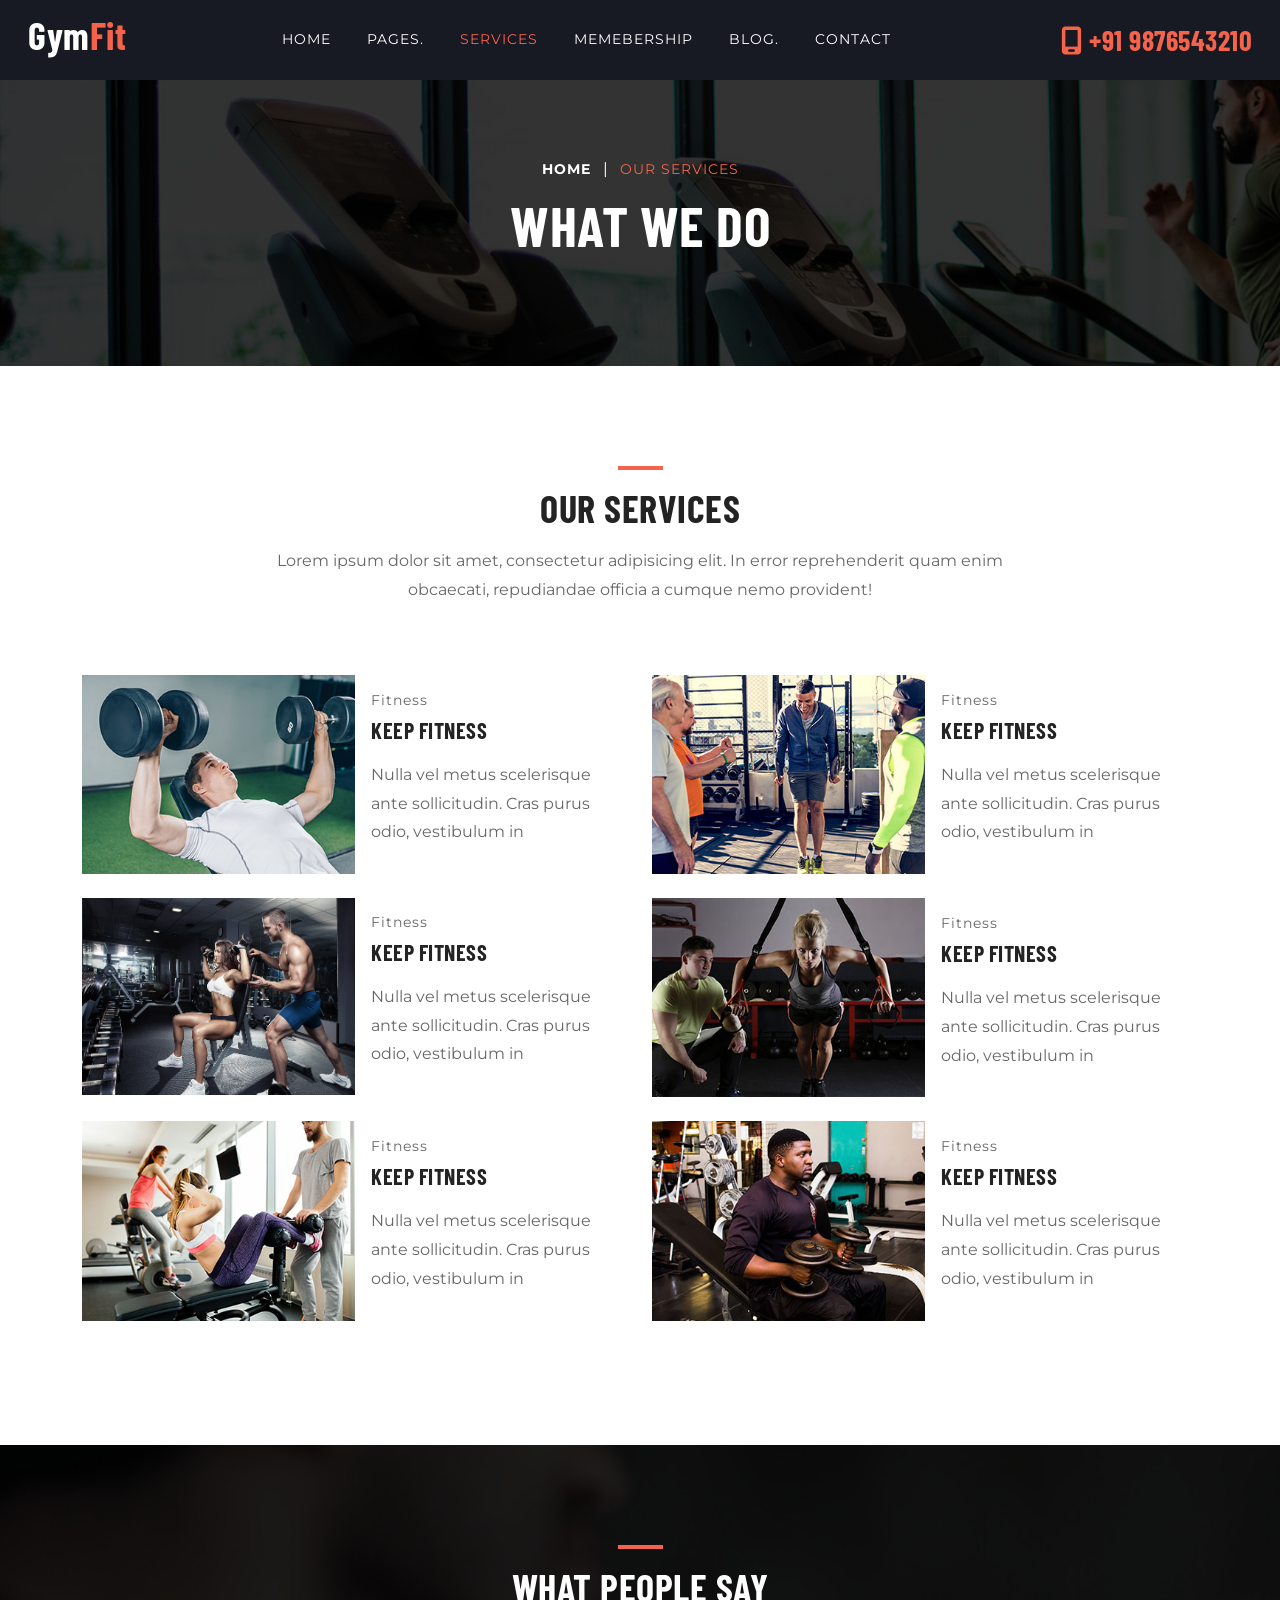
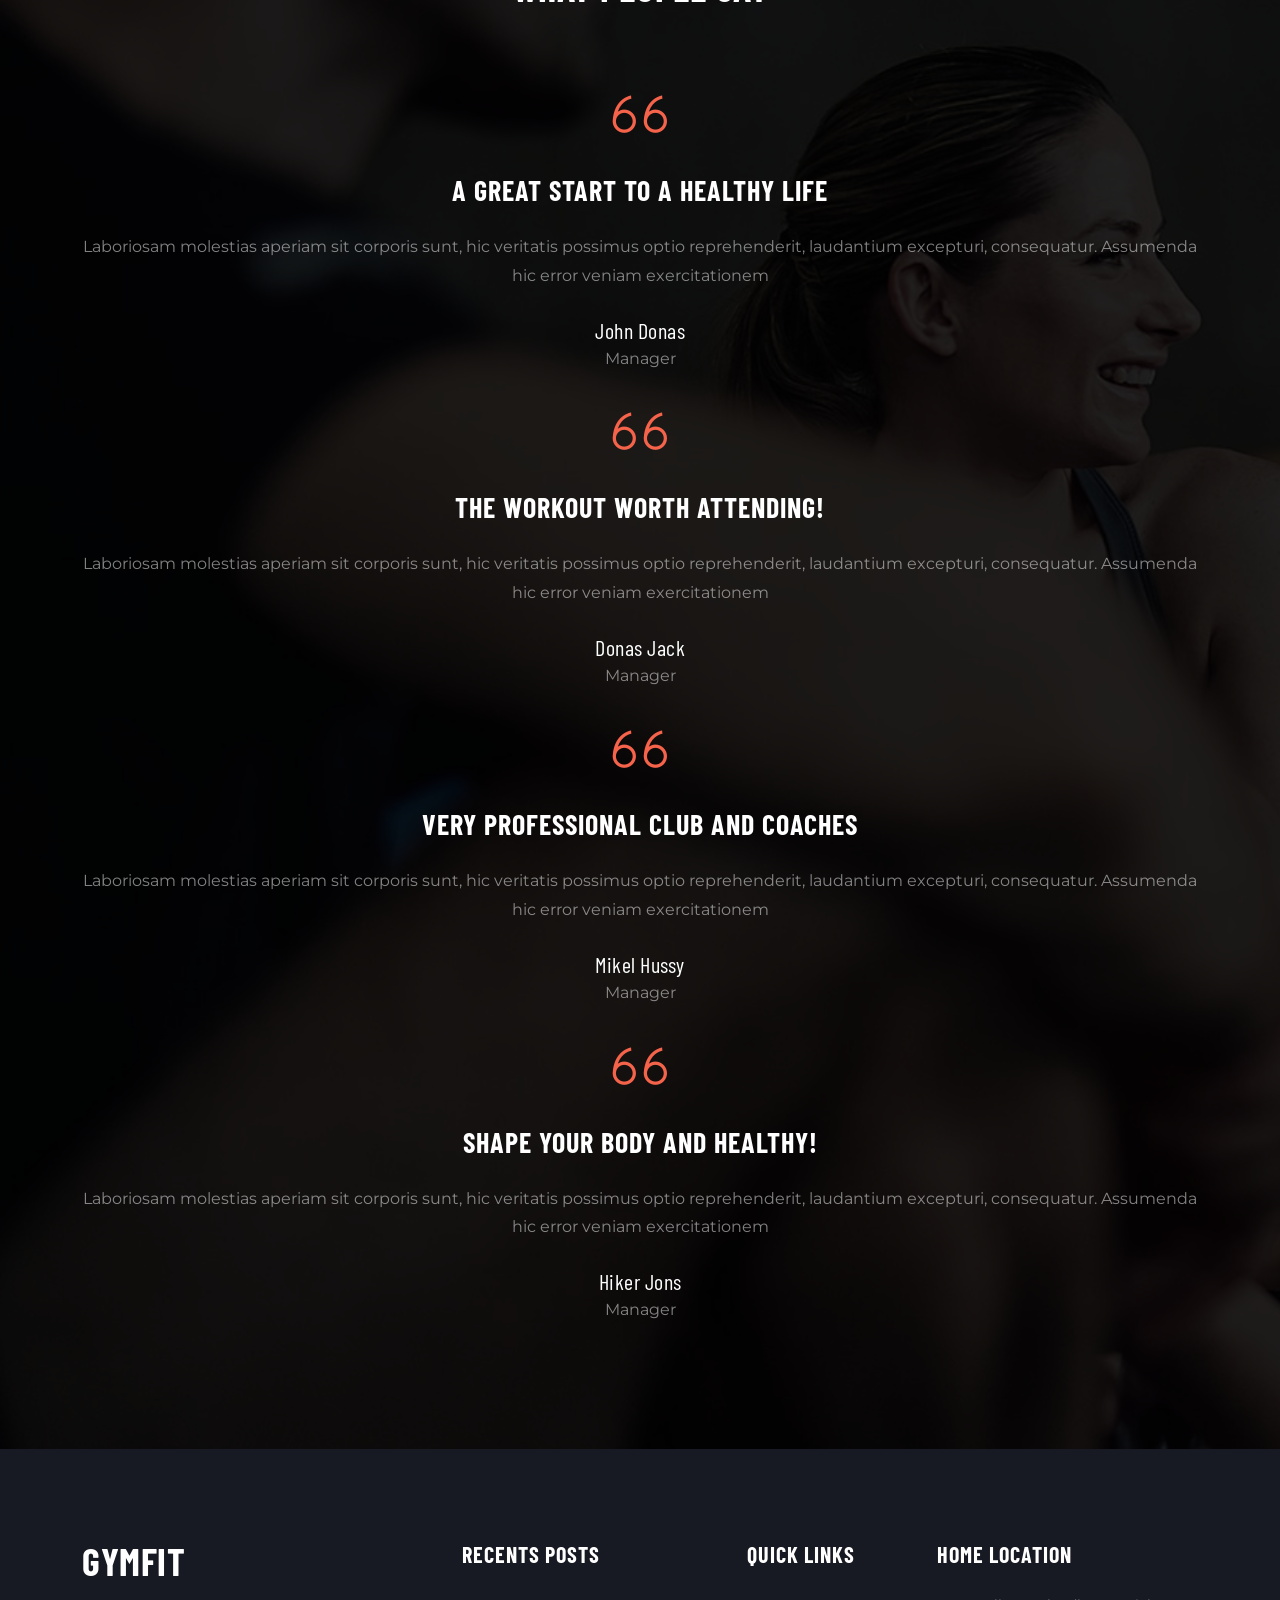
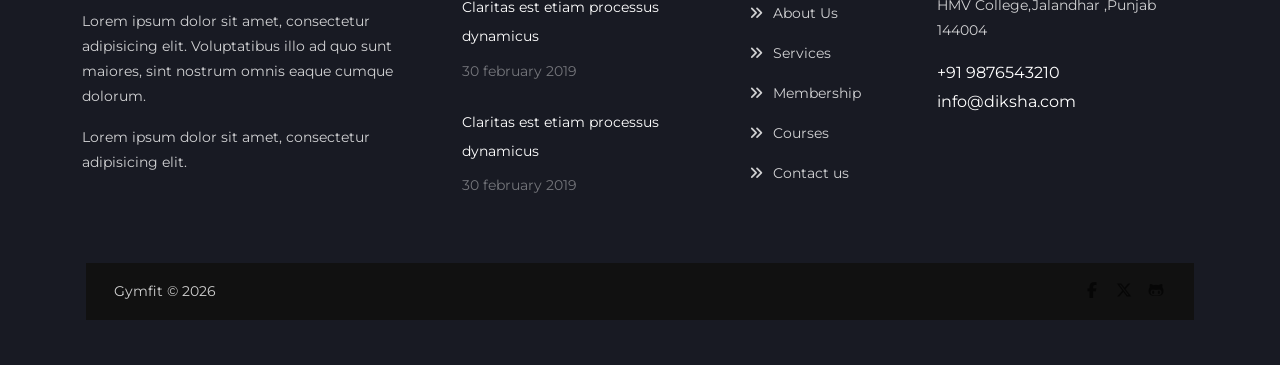
<file: service.html>
<!doctype html>
<html lang="en">

<head>
    <meta charset="UTF-8" />
    <meta name="viewport" content="width=device-width, initial-scale=1.0" />
    <meta name="description" content="GYm,fitness,business,company,agency,multipurpose,modern,bootstrap5" />
    <meta name="author" content="MohamedMostafaDev" />
    <title>GymFit | Fitness</title>
    <!-- Fav Icon  -->
    <link rel="icon" href="./assets/images/MM_transparent.png" type="image/png" />
    <!-- Font Awesome -->
    <link rel="stylesheet" href="./assets/plugins/fontawesome/css/all.min.css" />
    <!-- IcoFont -->
    <link rel="stylesheet" href="./assets/plugins/icofont/css/icofont.min.css" />
    <!-- Themify Icons -->
    <link rel="stylesheet" href="./assets/plugins/themify-icons/css/themify-icons.css" />
    <!-- Bootstrap Min File CSS -->
    <link rel="stylesheet" href="./assets/plugins/bootstrap/css/bootstrap.min.css" />
    <!-- Custom Main CSS -->
    <link rel="stylesheet" href="./assets/css/style.css" />
</head>

<body>
    <!-- Header Start -->
    <nav class="navbar navbar-expand-lg navigation fixed-top px-3 fixed-nav">
        <div class="container-fluid">
            <a class="navbar-brand" href="index.html">
                <h2 class="text-white text-capitalize">
                    Gym<span class="text-color">Fit</span>
                </h2>
            </a>
            <button class="navbar-toggler" type="button" data-bs-toggle="collapse"
                data-bs-target="#navbarSupportedContent" aria-controls="navbarSupportedContent" aria-expanded="false"
                aria-label="Toggle navigation">
                <span class="navbar-toggler-icon"></span>
            </button>
            <div class="collapse navbar-collapse text-center" id="navbarSupportedContent">
                <ul class="navbar-nav mx-auto">
                    <li class="nav-item">
                        <a class="nav-link" href="index.html">Home</a>
                    </li>
                    <li class="nav-item dropdown">
                        <a class="nav-link dropdown-toggle" href="#" data-bs-toggle="dropdown" aria-haspopup="true"
                            aria-expanded="false">Pages.</a>
                        <ul class="dropdown-menu">
                            <li>
                                <a class="dropdown-item" href="about.html">About</a>
                            </li>
                            <li>
                                <a class="dropdown-item" href="trainer.html">Trainer</a>
                            </li>
                            <li>
                                <a class="dropdown-item" href="course.html">Courses</a>
                            </li>
                        </ul>
                    </li>
                    <li class="nav-item">
                        <a class="nav-link active" href="service.html">Services</a>
                    </li>
                    <li class="nav-item">
                        <a class="nav-link" href="pricing.html">Memebership</a>
                    </li>
                    <li class="nav-item dropdown">
                        <a class="nav-link dropdown-toggle" href="#" data-bs-toggle="dropdown" aria-haspopup="true"
                            aria-expanded="false">Blog.</a>
                        <ul class="dropdown-menu">
                            <li>
                                <a class="dropdown-item" href="blog.html">Blog Grid</a>
                            </li>
                            <li>
                                <a class="dropdown-item" href="blog-sidebar.html">Blog Sidebar</a>
                            </li>
                            <li>
                                <a class="dropdown-item" href="blog-single.html">Blog Details</a>
                            </li>
                        </ul>
                    </li>
                    <li class="nav-item">
                        <a class="nav-link" href="contact.html">Contact</a>
                    </li>
                </ul>
                 <div class="my-md-0 ms-lg-4 mt-4 mt-lg-0 ms-auto text-lg-end mb-3 mb-lg-0">
                    <a href="tel:+91 9876543210">
                        <h3 class="text-color mb-0"><i class="fa-solid fa-mobile-screen"></i>+91 9876543210</h3>
                    </a>
                </div>
            </div>
        </div>
    </nav>

    <main class="main-wrapper">
        <!-- section Page Title Start-->
        <section class="page-title bg-2 z-1">
            <div class="container">
                <div class="row">
                    <div class="col-lg-12 text-center">
                        <ul class="list-inline mb-0">
                            <li class="list-inline-item">
                                <a href="index.html"
                                    class="text-sm letter-spacing text-white text-uppercase fw-bold">Home</a>
                            </li>
                            <li class="list-inline-item">
                                <span class="text-white">|</span>
                            </li>
                            <li class="list-inline-item">
                                <a href="#" class="text-color text-uppercase text-sm letter-spacing">Our services</a>
                            </li>
                        </ul>
                        <h1 class="text-lg text-white mt-2">What We do</h1>
                    </div>
                </div>
            </div>
        </section>
        <!-- section Page Title End -->

        <!-- section Service Start -->
        <section class="section services">
            <div class="container">
                <div class="row justify-content-center">
                    <div class="col-lg-8 text-center">
                        <div class="section-title">
                            <div class="divider mb-3"></div>
                            <h2>Our Services</h2>
                            <p class="mt-3">Lorem ipsum dolor sit amet, consectetur adipisicing elit. In error
                                reprehenderit quam enim obcaecati, repudiandae officia a cumque nemo provident!</p>
                        </div>
                    </div>
                </div>
                <div class="row">
                    <div class="col-lg-6 col-md-6 col-sm-6">
                        <div class="d-flex flex-column flex-lg-row align-items-center mb-4">
                            <img src="./assets/images/services/service-1.jpg" class="me-3 w-50 service-img" alt="service-1">
                            <div>
                                <span class="letter-spacing text-sm">Fitness</span>
                                <h4 class="mb-3 text-uppercase">Keep Fitness</h4>
                                <p>Nulla vel metus scelerisque ante sollicitudin. Cras purus odio, vestibulum in</p>
                            </div>
                        </div>
                    </div>
                    <div class="col-lg-6 col-md-6 col-sm-6">
                        <div class="d-flex flex-column flex-lg-row align-items-center mb-4">
                            <img src="./assets/images/services/service-2.jpg" class="me-3 w-50 service-img" alt="service-2">
                            <div>
                                <span class="letter-spacing text-sm">Fitness</span>
                                <h4 class="mb-3 text-uppercase">Keep Fitness</h4>
                                <p>Nulla vel metus scelerisque ante sollicitudin. Cras purus odio, vestibulum in</p>
                            </div>
                        </div>
                    </div>

                    <div class="col-lg-6 col-md-6 col-sm-6">
                        <div class="d-flex flex-column flex-lg-row align-items-center mb-4">
                            <img src="./assets/images/services/service-3.jpg" class="me-3 w-50 service-img" alt="service-3">
                            <div>
                                <span class="letter-spacing text-sm">Fitness</span>
                                <h4 class="mb-3 text-uppercase">Keep Fitness</h4>
                                <p>Nulla vel metus scelerisque ante sollicitudin. Cras purus odio, vestibulum in</p>
                            </div>
                        </div>
                    </div>
                    <div class="col-lg-6 col-md-6 col-sm-6">
                        <div class="d-flex flex-column flex-lg-row align-items-center mb-4">
                            <img src="./assets/images/services/service-4.jpg" class="me-3 w-50 service-img" alt="service-4">
                            <div>
                                <span class="letter-spacing text-sm">Fitness</span>
                                <h4 class="mb-3 text-uppercase">Keep Fitness</h4>
                                <p>Nulla vel metus scelerisque ante sollicitudin. Cras purus odio, vestibulum in</p>
                            </div>
                        </div>
                    </div>
                    <div class="col-lg-6 col-md-6 col-sm-6">
                        <div class="d-flex flex-column flex-lg-row align-items-center mb-4">
                            <img src="./assets/images/services/service-5.jpg" class="me-3 w-50 service-img" alt="service-5">
                            <div>
                                <span class="letter-spacing text-sm">Fitness</span>
                                <h4 class="mb-3 text-uppercase">Keep Fitness</h4>
                                <p>Nulla vel metus scelerisque ante sollicitudin. Cras purus odio, vestibulum in</p>
                            </div>
                        </div>
                    </div>
                    <div class="col-lg-6 col-md-6 col-sm-6">
                        <div class="d-flex flex-column flex-lg-row align-items-center mb-4">
                            <img src="./assets/images/services/service-6.jpg" class="me-3 w-50 service-img" alt="service-6">
                            <div>
                                <span class="letter-spacing text-sm ">Fitness</span>
                                <h4 class="mb-3 text-uppercase">Keep Fitness</h4>
                                <p>Nulla vel metus scelerisque ante sollicitudin. Cras purus odio, vestibulum in</p>
                            </div>
                        </div>
                    </div>
                </div>
            </div>
        </section>
        <!-- section Service End -->

        <!-- section Testimonial start -->
        <section class="section textimonial position-relative bg-3 z-1">
            <div class="container">
                <div class="row justify-content-center">
                    <div class="col-12 text-center">
                        <div class="section-title">
                            <div class="divider mb-3"></div>
                            <h2 class="text-white">What People say</h2>
                        </div>
                    </div>

                    <div class="testimonial-slider">
                        <div class="text-center mb-4 ">
                            <i class="ti-quote-left text-lg text-color"></i>
                            <h3 class="mt-4 text-white letter-spacing">A great Start to a healthy life</h3>
                            <p class="my-4 text-white-50">Laboriosam molestias aperiam sit corporis sunt, hic veritatis
                                possimus optio reprehenderit, laudantium excepturi, consequatur. Assumenda hic error
                                veniam exercitationem</p>

                            <div>
                                <h4 class="mb-0 text-capitalize text-white fw-normal">John Donas</h4>
                                <span class="text-white-50">Manager</span>
                            </div>
                        </div>
                        <div class="text-center mb-4">
                            <i class="ti-quote-left text-lg text-color"></i>
                            <h3 class="mt-4 text-white letter-spacing">The workout worth attending!</h3>
                            <p class="my-4 text-white-50">Laboriosam molestias aperiam sit corporis sunt, hic veritatis
                                possimus optio reprehenderit, laudantium excepturi, consequatur. Assumenda hic error
                                veniam exercitationem</p>
                            <div>
                                <h4 class="mb-0 text-capitalize text-white fw-normal">Donas Jack</h4>
                                <span class="text-white-50">Manager</span>
                            </div>
                        </div>

                        <div class="text-center mb-4">
                            <i class="ti-quote-left text-lg text-color"></i>
                            <h3 class="mt-4 text-white letter-spacing">Very Professional Club and coaches</h3>
                            <p class="my-4 text-white-50">Laboriosam molestias aperiam sit corporis sunt, hic veritatis
                                possimus optio reprehenderit, laudantium excepturi, consequatur. Assumenda hic error
                                veniam exercitationem</p>
                            <div>
                                <h4 class="mb-0 text-capitalize text-white fw-normal">Mikel Hussy</h4>
                                <span class="text-white-50">Manager</span>
                            </div>
                        </div>

                        <div class="text-center mb-4">
                            <i class="ti-quote-left text-lg text-color"></i>
                            <h3 class="mt-4 text-white letter-spacing">Shape your body and healthy!</h3>
                            <p class="my-4 text-white-50">Laboriosam molestias aperiam sit corporis sunt, hic veritatis
                                possimus optio reprehenderit, laudantium excepturi, consequatur. Assumenda hic error
                                veniam exercitationem</p>
                            <div>
                                <h4 class="mb-0 text-capitalize text-white fw-normal">Hiker jons</h4>
                                <span class="text-white-50">Manager</span>
                            </div>
                        </div>
                    </div>
                </div>
            </div>
        </section>
        <!-- section Testimonial end -->
    </main>

    <!-- footer Start -->
    <footer class="footer bg-black-50">
        <div class="container">
            <div class="row">
                <div class="col-lg-4 col-md-6 mb-5 mb-lg-0">
                    <h2 class="text-white mb-4">GymFit</h2>
                    <p>
                        Lorem ipsum dolor sit amet, consectetur adipisicing elit.
                        Voluptatibus illo ad quo sunt maiores, sint nostrum omnis eaque
                        cumque dolorum.
                    </p>

                    <p>Lorem ipsum dolor sit amet, consectetur adipisicing elit.</p>
                </div>

                <div class="col-lg-3 col-md-6 mb-5 mb-lg-0">
                    <div class="footer-widget recent-blog">
                        <h4 class="mb-4 text-white letter-spacing text-uppercase">
                            Recents Posts
                        </h4>
                        <div>
                            <a href="blog-single.html" class="text-white">Claritas est etiam processus dynamicus</a>
                            <p class="text-sm mt-2 text-white-50">30 february 2019</p>
                        </div>
                        <div class="mt-4">
                            <a href="blog-single.html" class="text-white">Claritas est etiam processus dynamicus</a>
                            <p class="text-sm mt-2 text-white-50">30 february 2019</p>
                        </div>
                    </div>
                </div>
                <div class="col-lg-2 col-md-5 mb-5 mb-lg-0">
                    <div class="footer-widget">
                        <h4 class="mb-4 text-white letter-spacing text-uppercase">
                            Quick Links
                        </h4>
                        <ul class="list-unstyled footer-menu lh-40 mb-0">
                            <li>
                                <a href="about.html"><i class="fa-solid fa-angles-right me-2"></i>About Us</a>
                            </li>
                            <li>
                                <a href="service.html"><i class="fa-solid fa-angles-right me-2"></i>Services</a>
                            </li>
                            <li>
                                <a href="pricing.html"><i class="fa-solid fa-angles-right me-2"></i>Membership</a>
                            </li>
                            <li>
                                <a href="course.html"><i class="fa-solid fa-angles-right me-2"></i>Courses</a>
                            </li>
                            <li>
                                <a href="contact.html"><i class="fa-solid fa-angles-right me-2"></i>Contact us</a>
                            </li>
                        </ul>
                    </div>
                </div>
               <div class="col-lg-3 col-md-5">
                    <div class="footer-widget">
                        <h4 class="mb-4 text-white letter-spacing text-uppercase">Home location</h4>
                        <p>HMV College,Jalandhar
                            ,Punjab 144004 </p>
                        <span class="text-white">+91 9876543210</span>
                        <span class="text-white">info@diksha.com</span>
                    </div>
                </div>
            </div>

            <div class="row align-items-center mt-5 px-3 bg-black mx-1">
                <div class="col-lg-4">
                    <p class="text-white mt-3">Gymfit © 2026

                    </p>
                </div>
                <div class="col-lg-6 ms-auto text-end">
                    <ul class="list-inline mb-0 footer-socials">
                        <li class="list-inline-item">

                            <i class="fa-brands fa-facebook-f"></i>

                        </li>
                        <li class="list-inline-item">

                            <i class="fa-brands fa-x-twitter"></i>

                        </li>
                        <li class="list-inline-item">

                            <i class="fa-brands fa-github-alt"></i>

                        </li>
                    </ul>
                </div>
            </div>
        </div>
    </footer>

    <script src="./assets/plugins/bootstrap/js/bootstrap.bundle.min.js"></script>
</body>

</html>
</file>
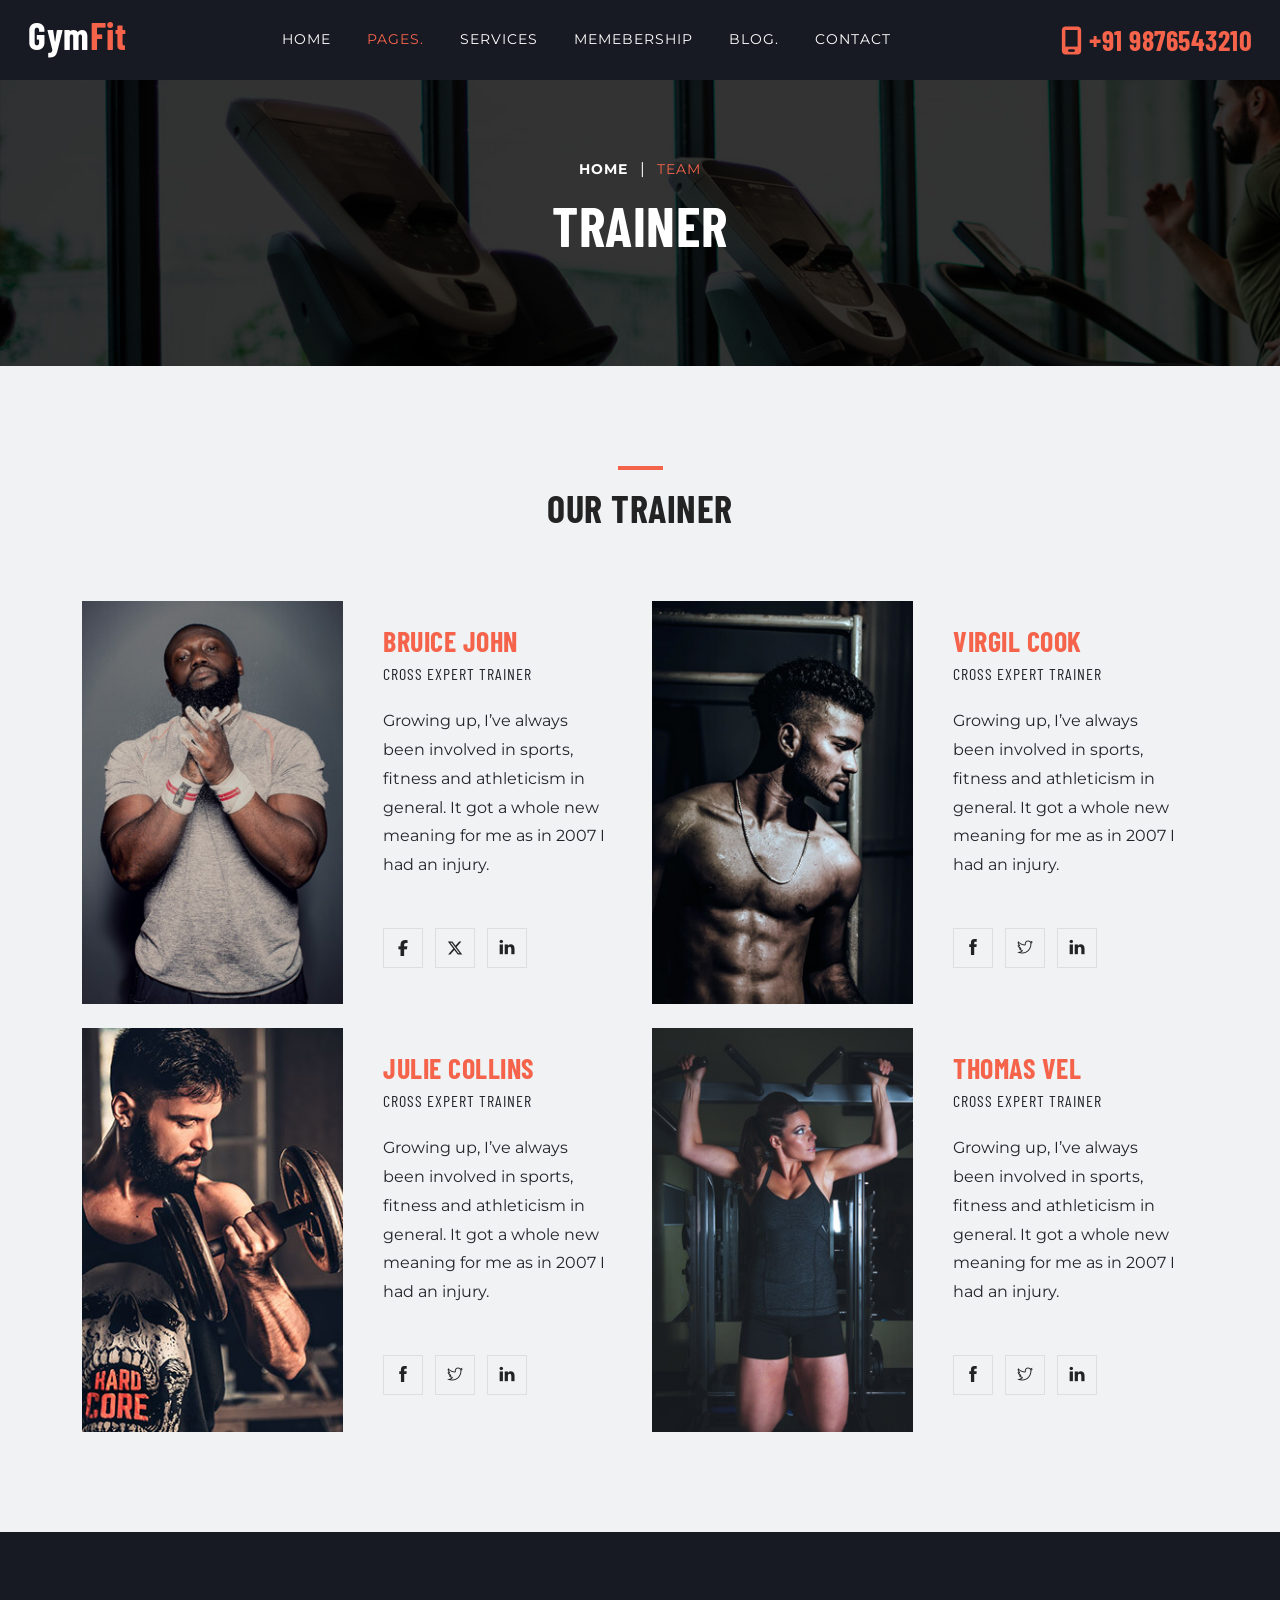
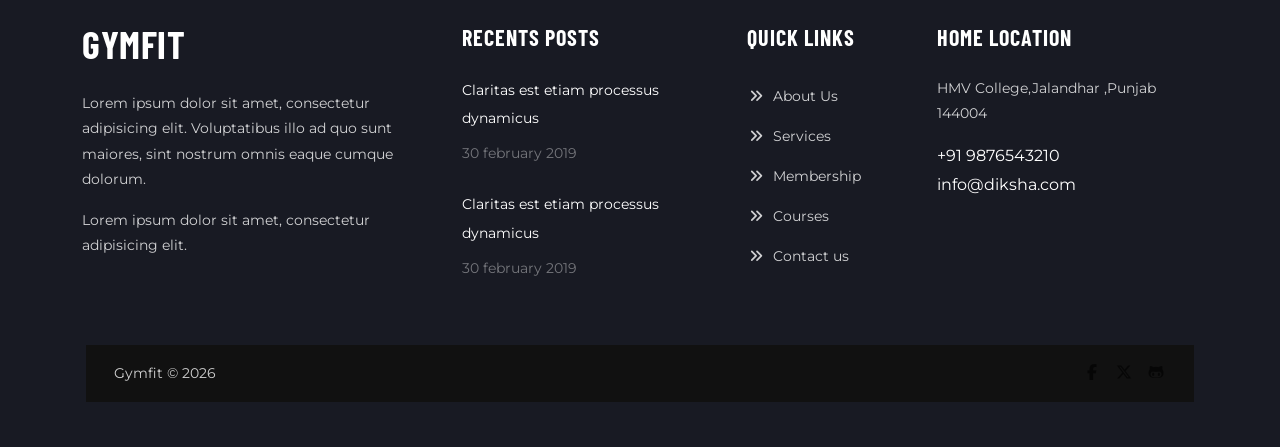
<file: trainer.html>
<!doctype html>
<html lang="en">

<head>
    <meta charset="UTF-8" />
    <meta name="viewport" content="width=device-width, initial-scale=1.0" />
    <meta name="description" content="GYm,fitness,business,company,agency,multipurpose,modern,bootstrap5" />
    <meta name="author" content="MohamedMostafaDev" />
    <title>GymFit | Fitness</title>
    <!-- Fav Icon  -->
    <link rel="icon" href="./assets/images/MM_transparent.png" type="image/png" />
    <!-- Font Awesome -->
    <link rel="stylesheet" href="./assets/plugins/fontawesome/css/all.min.css" />
    <!-- IcoFont -->
    <link rel="stylesheet" href="./assets/plugins/icofont/css/icofont.min.css" />
    <!-- Themify Icons -->
    <link rel="stylesheet" href="./assets/plugins/themify-icons/css/themify-icons.css" />
    <!-- Bootstrap Min File CSS -->
    <link rel="stylesheet" href="./assets/plugins/bootstrap/css/bootstrap.min.css" />
    <!-- Custom Main CSS -->
    <link rel="stylesheet" href="./assets/css/style.css" />
</head>

<body>
    <!-- Header Start -->
    <nav class="navbar navbar-expand-lg navigation fixed-top px-3 fixed-nav">
        <div class="container-fluid">
            <a class="navbar-brand" href="index.html">
                <h2 class="text-white text-capitalize">
                    Gym<span class="text-color">Fit</span>
                </h2>
            </a>
            <button class="navbar-toggler" type="button" data-bs-toggle="collapse"
                data-bs-target="#navbarSupportedContent" aria-controls="navbarSupportedContent" aria-expanded="false"
                aria-label="Toggle navigation">
                <span class="navbar-toggler-icon"></span>
            </button>
            <div class="collapse navbar-collapse text-center" id="navbarSupportedContent">
                <ul class="navbar-nav mx-auto">
                    <li class="nav-item">
                        <a class="nav-link" href="index.html">Home</a>
                    </li>
                    <li class="nav-item dropdown">
                        <a class="nav-link dropdown-toggle active" href="#" data-bs-toggle="dropdown" aria-haspopup="true"
                            aria-expanded="false">Pages.</a>
                        <ul class="dropdown-menu">
                            <li>
                                <a class="dropdown-item" href="about.html">About</a>
                            </li>
                            <li>
                                <a class="dropdown-item active" href="trainer.html">Trainer</a>
                            </li>
                            <li>
                                <a class="dropdown-item" href="course.html">Courses</a>
                            </li>
                        </ul>
                    </li>
                    <li class="nav-item">
                        <a class="nav-link" href="service.html">Services</a>
                    </li>
                    <li class="nav-item">
                        <a class="nav-link" href="pricing.html">Memebership</a>
                    </li>
                    <li class="nav-item dropdown">
                        <a class="nav-link dropdown-toggle" href="#" data-bs-toggle="dropdown" aria-haspopup="true"
                            aria-expanded="false">Blog.</a>
                        <ul class="dropdown-menu">
                            <li>
                                <a class="dropdown-item" href="blog.html">Blog Grid</a>
                            </li>
                            <li>
                                <a class="dropdown-item" href="blog-sidebar.html">Blog Sidebar</a>
                            </li>
                            <li>
                                <a class="dropdown-item" href="blog-single.html">Blog Details</a>
                            </li>
                        </ul>
                    </li>
                    <li class="nav-item">
                        <a class="nav-link" href="contact.html">Contact</a>
                    </li>
                </ul>
                <div class="my-md-0 ms-lg-4 mt-4 mt-lg-0 ms-auto text-lg-end mb-3 mb-lg-0">
                    <a href="tel:+91 9876543210">
                        <h3 class="text-color mb-0"><i class="fa-solid fa-mobile-screen"></i>+91 9876543210</h3>
                    </a>
                </div>
            </div>
        </div>
    </nav>

    <main class="main-wrapper">
        <!-- section Page Title Start-->
        <section class="page-title bg-2 z-1">
            <div class="container">
                <div class="row">
                    <div class="col-lg-12 text-center">
                        <ul class="list-inline mb-0">
                            <li class="list-inline-item">
                                <a href="index.html"
                                    class="text-sm letter-spacing text-white text-uppercase fw-bold">Home</a>
                            </li>
                            <li class="list-inline-item">
                                <span class="text-white">|</span>
                            </li>
                            <li class="list-inline-item">
                                <a href="#" class="text-color text-uppercase text-sm letter-spacing">Team</a>
                            </li>
                        </ul>
                        <h1 class="text-lg text-white mt-2">Trainer</h1>
                    </div>
                </div>
            </div>
        </section>
        <!-- section Page Title End -->
        <!-- section our trainer start -->
        <section class="section our-trainer bg-gray">
            <div class="container">
                <div class="row justify-content-center">
                    <div class="col-lg-8 text-center">
                        <div class="section-title">
                            <div class="divider mb-3"></div>
                            <h2>Our Trainer</h2>
                        </div>
                    </div>
                </div>

                <div class="row">
                    <div class="col-lg-6">
                        <div class="card border-0 mb-1 bg-transparent rounded-0 mb-4">
                            <div class="row no-gutters align-items-center">
                                <div class="col-md-6">
                                    <img src="./assets/images/team/team-1.jpg" alt="" class="img-fluid w-100" />
                                </div>
                                <div class="col-md-6">
                                    <div class="card-body team-wrap pl-4">
                                        <h3 class="card-title text-color">Bruice John</h3>
                                        <h6 class="card-subtitle pb-4 letter-spacing">
                                            cross Expert trainer
                                        </h6>
                                        <p class="mb-5">
                                            Growing up, I’ve always been involved in sports, fitness
                                            and athleticism in general. It got a whole new meaning
                                            for me as in 2007 I had an injury.
                                        </p>
                                        <ul class="list-inline">
                                            <li class="list-inline-item">
                                                <a href="#"> <i class="fa-brands fa-facebook-f"></i> </a>
                                            </li>
                                            <li class="list-inline-item">
                                                <a href="#"> <i class="fa-brands fa-x-twitter"></i></a>
                                            </li>

                                            <li class="list-inline-item">
                                                <a href="#"><i class="ti-linkedin"></i></a>
                                            </li>
                                        </ul>
                                    </div>
                                </div>
                            </div>
                        </div>
                    </div>

                    <div class="col-lg-6">
                        <div class="card border-0 mb-1 bg-transparent rounded-0 mb-4">
                            <div class="row no-gutters align-items-center">
                                <div class="col-md-6">
                                    <img src="./assets/images/team/team-2.jpg" alt="" class="img-fluid w-100" />
                                </div>
                                <div class="col-md-6">
                                    <div class="card-body team-wrap pl-4">
                                        <h3 class="card-title text-color">VIRGIL COOK</h3>
                                        <h6 class="card-subtitle pb-4 letter-spacing">
                                            cross Expert trainer
                                        </h6>
                                        <p class="mb-5">
                                            Growing up, I’ve always been involved in sports, fitness
                                            and athleticism in general. It got a whole new meaning
                                            for me as in 2007 I had an injury.
                                        </p>
                                        <ul class="list-inline">
                                            <li class="list-inline-item">
                                                <a href="#"><i class="ti-facebook"></i></a>
                                            </li>
                                            <li class="list-inline-item">
                                                <a href="#"><i class="ti-twitter"></i></a>
                                            </li>

                                            <li class="list-inline-item">
                                                <a href="#"><i class="ti-linkedin"></i></a>
                                            </li>
                                        </ul>
                                    </div>
                                </div>
                            </div>
                        </div>
                    </div>

                    <div class="col-lg-6">
                        <div class="card border-0 bg-transparent rounded-0 mb-4 mb-lg-0">
                            <div class="row no-gutters align-items-center">
                                <div class="col-md-6">
                                    <img src="./assets/images/team/team-3.jpg" alt="" class="img-fluid w-100" />
                                </div>
                                <div class="col-md-6">
                                    <div class="card-body team-wrap pl-4">
                                        <h3 class="card-title text-color">JULIE COLLINS</h3>
                                        <h6 class="card-subtitle pb-4 letter-spacing">
                                            cross Expert trainer
                                        </h6>
                                        <p class="mb-5">
                                            Growing up, I’ve always been involved in sports, fitness
                                            and athleticism in general. It got a whole new meaning
                                            for me as in 2007 I had an injury.
                                        </p>
                                        <ul class="list-inline">
                                            <li class="list-inline-item">
                                                <a href="#"><i class="ti-facebook"></i></a>
                                            </li>
                                            <li class="list-inline-item">
                                                <a href="#"><i class="ti-twitter"></i></a>
                                            </li>

                                            <li class="list-inline-item">
                                                <a href="#"><i class="ti-linkedin"></i></a>
                                            </li>
                                        </ul>
                                    </div>
                                </div>
                            </div>
                        </div>
                    </div>

                    <div class="col-lg-6">
                        <div class="card p-0 border-0 bg-transparent rounded-0">
                            <div class="row no-gutters align-items-center">
                                <div class="col-md-6">
                                    <img src="./assets/images/team/team-4.jpg" alt="" class="img-fluid w-100" />
                                </div>
                                <div class="col-md-6">
                                    <div class="card-body team-wrap pl-4">
                                        <h3 class="card-title text-color">Thomas vel</h3>
                                        <h6 class="card-subtitle pb-4 letter-spacing">
                                            cross Expert trainer
                                        </h6>
                                        <p class="mb-5">
                                            Growing up, I’ve always been involved in sports, fitness
                                            and athleticism in general. It got a whole new meaning
                                            for me as in 2007 I had an injury.
                                        </p>
                                        <ul class="list-inline">
                                            <li class="list-inline-item">
                                                <a href="#"><i class="ti-facebook"></i></a>
                                            </li>
                                            <li class="list-inline-item">
                                                <a href="#"><i class="ti-twitter"></i></a>
                                            </li>

                                            <li class="list-inline-item">
                                                <a href="#"><i class="ti-linkedin"></i></a>
                                            </li>
                                        </ul>
                                    </div>
                                </div>
                            </div>
                        </div>
                    </div>
                </div>
            </div>
        </section>
        <!-- section our trainer end -->
    </main>

    <!-- footer Start -->
    <footer class="footer bg-black-50">
        <div class="container">
            <div class="row">
                <div class="col-lg-4 col-md-6 mb-5 mb-lg-0">
                    <h2 class="text-white mb-4">GymFit</h2>
                    <p>
                        Lorem ipsum dolor sit amet, consectetur adipisicing elit.
                        Voluptatibus illo ad quo sunt maiores, sint nostrum omnis eaque
                        cumque dolorum.
                    </p>

                    <p>Lorem ipsum dolor sit amet, consectetur adipisicing elit.</p>
                </div>

                <div class="col-lg-3 col-md-6 mb-5 mb-lg-0">
                    <div class="footer-widget recent-blog">
                        <h4 class="mb-4 text-white letter-spacing text-uppercase">
                            Recents Posts
                        </h4>
                        <div>
                            <a href="blog-single.html" class="text-white">Claritas est etiam processus dynamicus</a>
                            <p class="text-sm mt-2 text-white-50">30 february 2019</p>
                        </div>
                        <div class="mt-4">
                            <a href="blog-single.html" class="text-white">Claritas est etiam processus dynamicus</a>
                            <p class="text-sm mt-2 text-white-50">30 february 2019</p>
                        </div>
                    </div>
                </div>
                <div class="col-lg-2 col-md-5 mb-5 mb-lg-0">
                    <div class="footer-widget">
                        <h4 class="mb-4 text-white letter-spacing text-uppercase">
                            Quick Links
                        </h4>
                        <ul class="list-unstyled footer-menu lh-40 mb-0">
                            <li>
                                <a href="about.html"><i class="fa-solid fa-angles-right me-2"></i>About Us</a>
                            </li>
                            <li>
                                <a href="service.html"><i class="fa-solid fa-angles-right me-2"></i>Services</a>
                            </li>
                            <li>
                                <a href="pricing.html"><i class="fa-solid fa-angles-right me-2"></i>Membership</a>
                            </li>
                            <li>
                                <a href="course.html"><i class="fa-solid fa-angles-right me-2"></i>Courses</a>
                            </li>
                            <li>
                                <a href="contact.html"><i class="fa-solid fa-angles-right me-2"></i>Contact us</a>
                            </li>
                        </ul>
                    </div>
                </div>
                <div class="col-lg-3 col-md-5">
                    <div class="footer-widget">
                        <h4 class="mb-4 text-white letter-spacing text-uppercase">Home location</h4>
                        <p>HMV College,Jalandhar
                            ,Punjab 144004 </p>
                        <span class="text-white">+91 9876543210</span>
                        <span class="text-white">info@diksha.com</span>
                    </div>
                </div>
            </div>

            <div class="row align-items-center mt-5 px-3 bg-black mx-1">
                <div class="col-lg-4">
                  <p class="text-white mt-3">Gymfit © 2026

                    </p>
                </div>
                <div class="col-lg-6 ms-auto text-end">
                    <ul class="list-inline mb-0 footer-socials">
                        <li class="list-inline-item">

                            <i class="fa-brands fa-facebook-f"></i>

                        </li>
                        <li class="list-inline-item">

                            <i class="fa-brands fa-x-twitter"></i>

                        </li>
                        <li class="list-inline-item">

                            <i class="fa-brands fa-github-alt"></i>

                        </li>
                    </ul>
                </div>
            </div>
        </div>
    </footer>

    <script src="./assets/plugins/bootstrap/js/bootstrap.bundle.min.js"></script>
</body>

</html>
</file>
<file: assets/plugins/themify-icons/css/themify-icons.css>
@font-face {
	font-family: 'themify';
	src:url('fonts/themify.eot?-fvbane');
	src:url('fonts/themify.eot?#iefix-fvbane') format('embedded-opentype'),
		url('fonts/themify.woff?-fvbane') format('woff'),
		url('fonts/themify.ttf?-fvbane') format('truetype'),
		url('fonts/themify.svg?-fvbane#themify') format('svg');
	font-weight: normal;
	font-style: normal;
}

[class^="ti-"], [class*=" ti-"] {
	font-family: 'themify';
	speak: none;
	font-style: normal;
	font-weight: normal;
	font-variant: normal;
	text-transform: none;
	line-height: 1;

	/* Better Font Rendering =========== */
	-webkit-font-smoothing: antialiased;
	-moz-osx-font-smoothing: grayscale;
}

.ti-wand:before {
	content: "\e600";
}
.ti-volume:before {
	content: "\e601";
}
.ti-user:before {
	content: "\e602";
}
.ti-unlock:before {
	content: "\e603";
}
.ti-unlink:before {
	content: "\e604";
}
.ti-trash:before {
	content: "\e605";
}
.ti-thought:before {
	content: "\e606";
}
.ti-target:before {
	content: "\e607";
}
.ti-tag:before {
	content: "\e608";
}
.ti-tablet:before {
	content: "\e609";
}
.ti-star:before {
	content: "\e60a";
}
.ti-spray:before {
	content: "\e60b";
}
.ti-signal:before {
	content: "\e60c";
}
.ti-shopping-cart:before {
	content: "\e60d";
}
.ti-shopping-cart-full:before {
	content: "\e60e";
}
.ti-settings:before {
	content: "\e60f";
}
.ti-search:before {
	content: "\e610";
}
.ti-zoom-in:before {
	content: "\e611";
}
.ti-zoom-out:before {
	content: "\e612";
}
.ti-cut:before {
	content: "\e613";
}
.ti-ruler:before {
	content: "\e614";
}
.ti-ruler-pencil:before {
	content: "\e615";
}
.ti-ruler-alt:before {
	content: "\e616";
}
.ti-bookmark:before {
	content: "\e617";
}
.ti-bookmark-alt:before {
	content: "\e618";
}
.ti-reload:before {
	content: "\e619";
}
.ti-plus:before {
	content: "\e61a";
}
.ti-pin:before {
	content: "\e61b";
}
.ti-pencil:before {
	content: "\e61c";
}
.ti-pencil-alt:before {
	content: "\e61d";
}
.ti-paint-roller:before {
	content: "\e61e";
}
.ti-paint-bucket:before {
	content: "\e61f";
}
.ti-na:before {
	content: "\e620";
}
.ti-mobile:before {
	content: "\e621";
}
.ti-minus:before {
	content: "\e622";
}
.ti-medall:before {
	content: "\e623";
}
.ti-medall-alt:before {
	content: "\e624";
}
.ti-marker:before {
	content: "\e625";
}
.ti-marker-alt:before {
	content: "\e626";
}
.ti-arrow-up:before {
	content: "\e627";
}
.ti-arrow-right:before {
	content: "\e628";
}
.ti-arrow-left:before {
	content: "\e629";
}
.ti-arrow-down:before {
	content: "\e62a";
}
.ti-lock:before {
	content: "\e62b";
}
.ti-location-arrow:before {
	content: "\e62c";
}
.ti-link:before {
	content: "\e62d";
}
.ti-layout:before {
	content: "\e62e";
}
.ti-layers:before {
	content: "\e62f";
}
.ti-layers-alt:before {
	content: "\e630";
}
.ti-key:before {
	content: "\e631";
}
.ti-import:before {
	content: "\e632";
}
.ti-image:before {
	content: "\e633";
}
.ti-heart:before {
	content: "\e634";
}
.ti-heart-broken:before {
	content: "\e635";
}
.ti-hand-stop:before {
	content: "\e636";
}
.ti-hand-open:before {
	content: "\e637";
}
.ti-hand-drag:before {
	content: "\e638";
}
.ti-folder:before {
	content: "\e639";
}
.ti-flag:before {
	content: "\e63a";
}
.ti-flag-alt:before {
	content: "\e63b";
}
.ti-flag-alt-2:before {
	content: "\e63c";
}
.ti-eye:before {
	content: "\e63d";
}
.ti-export:before {
	content: "\e63e";
}
.ti-exchange-vertical:before {
	content: "\e63f";
}
.ti-desktop:before {
	content: "\e640";
}
.ti-cup:before {
	content: "\e641";
}
.ti-crown:before {
	content: "\e642";
}
.ti-comments:before {
	content: "\e643";
}
.ti-comment:before {
	content: "\e644";
}
.ti-comment-alt:before {
	content: "\e645";
}
.ti-close:before {
	content: "\e646";
}
.ti-clip:before {
	content: "\e647";
}
.ti-angle-up:before {
	content: "\e648";
}
.ti-angle-right:before {
	content: "\e649";
}
.ti-angle-left:before {
	content: "\e64a";
}
.ti-angle-down:before {
	content: "\e64b";
}
.ti-check:before {
	content: "\e64c";
}
.ti-check-box:before {
	content: "\e64d";
}
.ti-camera:before {
	content: "\e64e";
}
.ti-announcement:before {
	content: "\e64f";
}
.ti-brush:before {
	content: "\e650";
}
.ti-briefcase:before {
	content: "\e651";
}
.ti-bolt:before {
	content: "\e652";
}
.ti-bolt-alt:before {
	content: "\e653";
}
.ti-blackboard:before {
	content: "\e654";
}
.ti-bag:before {
	content: "\e655";
}
.ti-move:before {
	content: "\e656";
}
.ti-arrows-vertical:before {
	content: "\e657";
}
.ti-arrows-horizontal:before {
	content: "\e658";
}
.ti-fullscreen:before {
	content: "\e659";
}
.ti-arrow-top-right:before {
	content: "\e65a";
}
.ti-arrow-top-left:before {
	content: "\e65b";
}
.ti-arrow-circle-up:before {
	content: "\e65c";
}
.ti-arrow-circle-right:before {
	content: "\e65d";
}
.ti-arrow-circle-left:before {
	content: "\e65e";
}
.ti-arrow-circle-down:before {
	content: "\e65f";
}
.ti-angle-double-up:before {
	content: "\e660";
}
.ti-angle-double-right:before {
	content: "\e661";
}
.ti-angle-double-left:before {
	content: "\e662";
}
.ti-angle-double-down:before {
	content: "\e663";
}
.ti-zip:before {
	content: "\e664";
}
.ti-world:before {
	content: "\e665";
}
.ti-wheelchair:before {
	content: "\e666";
}
.ti-view-list:before {
	content: "\e667";
}
.ti-view-list-alt:before {
	content: "\e668";
}
.ti-view-grid:before {
	content: "\e669";
}
.ti-uppercase:before {
	content: "\e66a";
}
.ti-upload:before {
	content: "\e66b";
}
.ti-underline:before {
	content: "\e66c";
}
.ti-truck:before {
	content: "\e66d";
}
.ti-timer:before {
	content: "\e66e";
}
.ti-ticket:before {
	content: "\e66f";
}
.ti-thumb-up:before {
	content: "\e670";
}
.ti-thumb-down:before {
	content: "\e671";
}
.ti-text:before {
	content: "\e672";
}
.ti-stats-up:before {
	content: "\e673";
}
.ti-stats-down:before {
	content: "\e674";
}
.ti-split-v:before {
	content: "\e675";
}
.ti-split-h:before {
	content: "\e676";
}
.ti-smallcap:before {
	content: "\e677";
}
.ti-shine:before {
	content: "\e678";
}
.ti-shift-right:before {
	content: "\e679";
}
.ti-shift-left:before {
	content: "\e67a";
}
.ti-shield:before {
	content: "\e67b";
}
.ti-notepad:before {
	content: "\e67c";
}
.ti-server:before {
	content: "\e67d";
}
.ti-quote-right:before {
	content: "\e67e";
}
.ti-quote-left:before {
	content: "\e67f";
}
.ti-pulse:before {
	content: "\e680";
}
.ti-printer:before {
	content: "\e681";
}
.ti-power-off:before {
	content: "\e682";
}
.ti-plug:before {
	content: "\e683";
}
.ti-pie-chart:before {
	content: "\e684";
}
.ti-paragraph:before {
	content: "\e685";
}
.ti-panel:before {
	content: "\e686";
}
.ti-package:before {
	content: "\e687";
}
.ti-music:before {
	content: "\e688";
}
.ti-music-alt:before {
	content: "\e689";
}
.ti-mouse:before {
	content: "\e68a";
}
.ti-mouse-alt:before {
	content: "\e68b";
}
.ti-money:before {
	content: "\e68c";
}
.ti-microphone:before {
	content: "\e68d";
}
.ti-menu:before {
	content: "\e68e";
}
.ti-menu-alt:before {
	content: "\e68f";
}
.ti-map:before {
	content: "\e690";
}
.ti-map-alt:before {
	content: "\e691";
}
.ti-loop:before {
	content: "\e692";
}
.ti-location-pin:before {
	content: "\e693";
}
.ti-list:before {
	content: "\e694";
}
.ti-light-bulb:before {
	content: "\e695";
}
.ti-Italic:before {
	content: "\e696";
}
.ti-info:before {
	content: "\e697";
}
.ti-infinite:before {
	content: "\e698";
}
.ti-id-badge:before {
	content: "\e699";
}
.ti-hummer:before {
	content: "\e69a";
}
.ti-home:before {
	content: "\e69b";
}
.ti-help:before {
	content: "\e69c";
}
.ti-headphone:before {
	content: "\e69d";
}
.ti-harddrives:before {
	content: "\e69e";
}
.ti-harddrive:before {
	content: "\e69f";
}
.ti-gift:before {
	content: "\e6a0";
}
.ti-game:before {
	content: "\e6a1";
}
.ti-filter:before {
	content: "\e6a2";
}
.ti-files:before {
	content: "\e6a3";
}
.ti-file:before {
	content: "\e6a4";
}
.ti-eraser:before {
	content: "\e6a5";
}
.ti-envelope:before {
	content: "\e6a6";
}
.ti-download:before {
	content: "\e6a7";
}
.ti-direction:before {
	content: "\e6a8";
}
.ti-direction-alt:before {
	content: "\e6a9";
}
.ti-dashboard:before {
	content: "\e6aa";
}
.ti-control-stop:before {
	content: "\e6ab";
}
.ti-control-shuffle:before {
	content: "\e6ac";
}
.ti-control-play:before {
	content: "\e6ad";
}
.ti-control-pause:before {
	content: "\e6ae";
}
.ti-control-forward:before {
	content: "\e6af";
}
.ti-control-backward:before {
	content: "\e6b0";
}
.ti-cloud:before {
	content: "\e6b1";
}
.ti-cloud-up:before {
	content: "\e6b2";
}
.ti-cloud-down:before {
	content: "\e6b3";
}
.ti-clipboard:before {
	content: "\e6b4";
}
.ti-car:before {
	content: "\e6b5";
}
.ti-calendar:before {
	content: "\e6b6";
}
.ti-book:before {
	content: "\e6b7";
}
.ti-bell:before {
	content: "\e6b8";
}
.ti-basketball:before {
	content: "\e6b9";
}
.ti-bar-chart:before {
	content: "\e6ba";
}
.ti-bar-chart-alt:before {
	content: "\e6bb";
}
.ti-back-right:before {
	content: "\e6bc";
}
.ti-back-left:before {
	content: "\e6bd";
}
.ti-arrows-corner:before {
	content: "\e6be";
}
.ti-archive:before {
	content: "\e6bf";
}
.ti-anchor:before {
	content: "\e6c0";
}
.ti-align-right:before {
	content: "\e6c1";
}
.ti-align-left:before {
	content: "\e6c2";
}
.ti-align-justify:before {
	content: "\e6c3";
}
.ti-align-center:before {
	content: "\e6c4";
}
.ti-alert:before {
	content: "\e6c5";
}
.ti-alarm-clock:before {
	content: "\e6c6";
}
.ti-agenda:before {
	content: "\e6c7";
}
.ti-write:before {
	content: "\e6c8";
}
.ti-window:before {
	content: "\e6c9";
}
.ti-widgetized:before {
	content: "\e6ca";
}
.ti-widget:before {
	content: "\e6cb";
}
.ti-widget-alt:before {
	content: "\e6cc";
}
.ti-wallet:before {
	content: "\e6cd";
}
.ti-video-clapper:before {
	content: "\e6ce";
}
.ti-video-camera:before {
	content: "\e6cf";
}
.ti-vector:before {
	content: "\e6d0";
}
.ti-themify-logo:before {
	content: "\e6d1";
}
.ti-themify-favicon:before {
	content: "\e6d2";
}
.ti-themify-favicon-alt:before {
	content: "\e6d3";
}
.ti-support:before {
	content: "\e6d4";
}
.ti-stamp:before {
	content: "\e6d5";
}
.ti-split-v-alt:before {
	content: "\e6d6";
}
.ti-slice:before {
	content: "\e6d7";
}
.ti-shortcode:before {
	content: "\e6d8";
}
.ti-shift-right-alt:before {
	content: "\e6d9";
}
.ti-shift-left-alt:before {
	content: "\e6da";
}
.ti-ruler-alt-2:before {
	content: "\e6db";
}
.ti-receipt:before {
	content: "\e6dc";
}
.ti-pin2:before {
	content: "\e6dd";
}
.ti-pin-alt:before {
	content: "\e6de";
}
.ti-pencil-alt2:before {
	content: "\e6df";
}
.ti-palette:before {
	content: "\e6e0";
}
.ti-more:before {
	content: "\e6e1";
}
.ti-more-alt:before {
	content: "\e6e2";
}
.ti-microphone-alt:before {
	content: "\e6e3";
}
.ti-magnet:before {
	content: "\e6e4";
}
.ti-line-double:before {
	content: "\e6e5";
}
.ti-line-dotted:before {
	content: "\e6e6";
}
.ti-line-dashed:before {
	content: "\e6e7";
}
.ti-layout-width-full:before {
	content: "\e6e8";
}
.ti-layout-width-default:before {
	content: "\e6e9";
}
.ti-layout-width-default-alt:before {
	content: "\e6ea";
}
.ti-layout-tab:before {
	content: "\e6eb";
}
.ti-layout-tab-window:before {
	content: "\e6ec";
}
.ti-layout-tab-v:before {
	content: "\e6ed";
}
.ti-layout-tab-min:before {
	content: "\e6ee";
}
.ti-layout-slider:before {
	content: "\e6ef";
}
.ti-layout-slider-alt:before {
	content: "\e6f0";
}
.ti-layout-sidebar-right:before {
	content: "\e6f1";
}
.ti-layout-sidebar-none:before {
	content: "\e6f2";
}
.ti-layout-sidebar-left:before {
	content: "\e6f3";
}
.ti-layout-placeholder:before {
	content: "\e6f4";
}
.ti-layout-menu:before {
	content: "\e6f5";
}
.ti-layout-menu-v:before {
	content: "\e6f6";
}
.ti-layout-menu-separated:before {
	content: "\e6f7";
}
.ti-layout-menu-full:before {
	content: "\e6f8";
}
.ti-layout-media-right-alt:before {
	content: "\e6f9";
}
.ti-layout-media-right:before {
	content: "\e6fa";
}
.ti-layout-media-overlay:before {
	content: "\e6fb";
}
.ti-layout-media-overlay-alt:before {
	content: "\e6fc";
}
.ti-layout-media-overlay-alt-2:before {
	content: "\e6fd";
}
.ti-layout-media-left-alt:before {
	content: "\e6fe";
}
.ti-layout-media-left:before {
	content: "\e6ff";
}
.ti-layout-media-center-alt:before {
	content: "\e700";
}
.ti-layout-media-center:before {
	content: "\e701";
}
.ti-layout-list-thumb:before {
	content: "\e702";
}
.ti-layout-list-thumb-alt:before {
	content: "\e703";
}
.ti-layout-list-post:before {
	content: "\e704";
}
.ti-layout-list-large-image:before {
	content: "\e705";
}
.ti-layout-line-solid:before {
	content: "\e706";
}
.ti-layout-grid4:before {
	content: "\e707";
}
.ti-layout-grid3:before {
	content: "\e708";
}
.ti-layout-grid2:before {
	content: "\e709";
}
.ti-layout-grid2-thumb:before {
	content: "\e70a";
}
.ti-layout-cta-right:before {
	content: "\e70b";
}
.ti-layout-cta-left:before {
	content: "\e70c";
}
.ti-layout-cta-center:before {
	content: "\e70d";
}
.ti-layout-cta-btn-right:before {
	content: "\e70e";
}
.ti-layout-cta-btn-left:before {
	content: "\e70f";
}
.ti-layout-column4:before {
	content: "\e710";
}
.ti-layout-column3:before {
	content: "\e711";
}
.ti-layout-column2:before {
	content: "\e712";
}
.ti-layout-accordion-separated:before {
	content: "\e713";
}
.ti-layout-accordion-merged:before {
	content: "\e714";
}
.ti-layout-accordion-list:before {
	content: "\e715";
}
.ti-ink-pen:before {
	content: "\e716";
}
.ti-info-alt:before {
	content: "\e717";
}
.ti-help-alt:before {
	content: "\e718";
}
.ti-headphone-alt:before {
	content: "\e719";
}
.ti-hand-point-up:before {
	content: "\e71a";
}
.ti-hand-point-right:before {
	content: "\e71b";
}
.ti-hand-point-left:before {
	content: "\e71c";
}
.ti-hand-point-down:before {
	content: "\e71d";
}
.ti-gallery:before {
	content: "\e71e";
}
.ti-face-smile:before {
	content: "\e71f";
}
.ti-face-sad:before {
	content: "\e720";
}
.ti-credit-card:before {
	content: "\e721";
}
.ti-control-skip-forward:before {
	content: "\e722";
}
.ti-control-skip-backward:before {
	content: "\e723";
}
.ti-control-record:before {
	content: "\e724";
}
.ti-control-eject:before {
	content: "\e725";
}
.ti-comments-smiley:before {
	content: "\e726";
}
.ti-brush-alt:before {
	content: "\e727";
}
.ti-youtube:before {
	content: "\e728";
}
.ti-vimeo:before {
	content: "\e729";
}
.ti-twitter:before {
	content: "\e72a";
}
.ti-time:before {
	content: "\e72b";
}
.ti-tumblr:before {
	content: "\e72c";
}
.ti-skype:before {
	content: "\e72d";
}
.ti-share:before {
	content: "\e72e";
}
.ti-share-alt:before {
	content: "\e72f";
}
.ti-rocket:before {
	content: "\e730";
}
.ti-pinterest:before {
	content: "\e731";
}
.ti-new-window:before {
	content: "\e732";
}
.ti-microsoft:before {
	content: "\e733";
}
.ti-list-ol:before {
	content: "\e734";
}
.ti-linkedin:before {
	content: "\e735";
}
.ti-layout-sidebar-2:before {
	content: "\e736";
}
.ti-layout-grid4-alt:before {
	content: "\e737";
}
.ti-layout-grid3-alt:before {
	content: "\e738";
}
.ti-layout-grid2-alt:before {
	content: "\e739";
}
.ti-layout-column4-alt:before {
	content: "\e73a";
}
.ti-layout-column3-alt:before {
	content: "\e73b";
}
.ti-layout-column2-alt:before {
	content: "\e73c";
}
.ti-instagram:before {
	content: "\e73d";
}
.ti-google:before {
	content: "\e73e";
}
.ti-github:before {
	content: "\e73f";
}
.ti-flickr:before {
	content: "\e740";
}
.ti-facebook:before {
	content: "\e741";
}
.ti-dropbox:before {
	content: "\e742";
}
.ti-dribbble:before {
	content: "\e743";
}
.ti-apple:before {
	content: "\e744";
}
.ti-android:before {
	content: "\e745";
}
.ti-save:before {
	content: "\e746";
}
.ti-save-alt:before {
	content: "\e747";
}
.ti-yahoo:before {
	content: "\e748";
}
.ti-wordpress:before {
	content: "\e749";
}
.ti-vimeo-alt:before {
	content: "\e74a";
}
.ti-twitter-alt:before {
	content: "\e74b";
}
.ti-tumblr-alt:before {
	content: "\e74c";
}
.ti-trello:before {
	content: "\e74d";
}
.ti-stack-overflow:before {
	content: "\e74e";
}
.ti-soundcloud:before {
	content: "\e74f";
}
.ti-sharethis:before {
	content: "\e750";
}
.ti-sharethis-alt:before {
	content: "\e751";
}
.ti-reddit:before {
	content: "\e752";
}
.ti-pinterest-alt:before {
	content: "\e753";
}
.ti-microsoft-alt:before {
	content: "\e754";
}
.ti-linux:before {
	content: "\e755";
}
.ti-jsfiddle:before {
	content: "\e756";
}
.ti-joomla:before {
	content: "\e757";
}
.ti-html5:before {
	content: "\e758";
}
.ti-flickr-alt:before {
	content: "\e759";
}
.ti-email:before {
	content: "\e75a";
}
.ti-drupal:before {
	content: "\e75b";
}
.ti-dropbox-alt:before {
	content: "\e75c";
}
.ti-css3:before {
	content: "\e75d";
}
.ti-rss:before {
	content: "\e75e";
}
.ti-rss-alt:before {
	content: "\e75f";
}
</file>
<file: assets/css/style.css>
/* General */
@import url("https://fonts.googleapis.com/css?family=Barlow+Condensed:400,500,600,700|Montserrat|Poppins:400,500,600,700");

/* Global Properties Start */
html,
body {
    overflow-x: hidden;
    width: 100%;
    min-height: 100%;
    min-height: 100vh;
}

body {
    line-height: 1.8;
    font-family: "Montserrat", sans-serif;
    -webkit-font-smoothing: antialiased;
    font-size: 16px;
    color: rgba(0, 0, 0, 0.6);
}

body {
    line-height: 1.8;
    font-family: "Montserrat", sans-serif;
    -webkit-font-smoothing: antialiased;
    font-size: 16px;
    color: rgba(0, 0, 0, 0.6);
}

a {
    text-decoration: none;
    color: #fff;
    transition: all 0.4s ease 0s;
}

.navbar-nav .nav-link.active,
.navbar-nav .nav-link.show {
    color: #fff !important;
}

h1,
.h1,
h2,
.h2,
h3,
.h3,
h4,
.h4,
h5,
.h5,
h6,
.h6 {
    font-family: "Barlow Condensed", sans-serif;
    font-weight: 700;
    color: #232323;
    letter-spacing: 0.5px;
}

h1,
.h1 {
    font-size: 48px;
    text-transform: uppercase;
}

h2,
.h2 {
    font-size: 38px;
    text-transform: uppercase;
}

h3,
.h3 {
    font-size: 28px;
    line-height: 38px;
    text-transform: uppercase;
}

h4,
.h4 {
    font-size: 22px;
    line-height: 30px;
}

h5,
.h5 {
    font-size: 18px;
    line-height: 24px;
}

h6,
.h6 {
    font-size: 16px;
    text-transform: uppercase;
    font-weight: 400;
}

.btn {
    display: inline-block;
    font-size: 14px;
    letter-spacing: 1px;
    padding: 18px 35px;
    text-transform: uppercase;
    border-radius: 0;
    font-weight: 700;
    transition: all 0.5s ease;
    border: 1px solid transparent;
}

.section {
    padding: 100px 0;
}

.btn-main,
.btn-small,
.btn-transparent {
    background: linear-gradient(90deg, rgb(245, 99, 75) 0%, #fe9418 100%);
    color: #fff;
    transition: all 0.3s ease 0s;
    -webkit-transition: all 0.3s ease 0s;
    -moz-transition: all 0.3s ease 0s;
    -ms-transition: all 0.3s ease 0s;
    -o-transition: all 0.3s ease 0s;
}

.btn-main:hover,
.btn-small:hover,
.btn-transparent:hover {
    background: linear-gradient(90deg, #fe9418 0%, rgb(245, 99, 75) 100%);
    color: #fff !important;
    transform: translateY(-5px);
}

a.btn:hover,
a.btn:active {
    color: #fff !important;
}

a:hover,
a:focus {
    color: rgb(245, 99, 75) !important;
    outline: 0px;
    text-decoration: none !important;
}

.bg-black-50 {
    background: #181a23;
}

.bg-black {
    background: #111 !important;
}

.bg-primary {
    background: rgb(245, 99, 75) !important;
}

.text-color {
    color: rgb(245, 99, 75);
}

.text-sm {
    font-size: 14px;
}

.text-lg {
    font-size: 56px;
    line-height: 66px;
}

.font-size-12 {
    font-size: 12px;
}

.letter-spacing {
    letter-spacing: 1px;
}

.section-title {
    margin-bottom: 70px;
}


.slider::before,
.cta::before,
.textimonial:before,
.page-title:before {
    content: "";
    position: absolute;
    left: 0;
    top: 0;
    bottom: 0;
    right: 0;
    width: 100%;
    height: 100%;
    background: #000;
    opacity: 0.8;
    z-index: -1 !important;
}

.mt--170 {
    margin-top: -170px;
}


input[type=email],
input[type=password],
input[type=text],
input[type=tel] {
    box-shadow: none;
    height: 50px;
    outline: none;
    font-size: 14px;
}

input[type=email]:focus,
input[type=password]:focus,
input[type=text]:focus,
input[type=tel]:focus {
    box-shadow: none;
    border: 1px solid rgb(245, 99, 75);
}

.form-control {
    box-shadow: none;
    border-radius: 0;
}

.form-control:focus {
    box-shadow: none;
    border: 1px solid rgb(245, 99, 75);
}

/* Global Properties End */

/* Navbar */
.fixed-nav {
    background: #181a23;
}

.navbar-nav li {
    padding: 0px 10px;
}

.navbar-nav .nav-link {
    font-family: "Montserrat", sans-serif;
    color: #fff;
    text-transform: uppercase;
    font-size: 14px;
    letter-spacing: 1px;
    transition: all 0.25s ease;
}

.navbar-nav .nav-link:hover,
.navbar-nav .nav-link.active {
    color: rgb(245, 99, 75) !important;
}

.top-header {
    border-bottom: 1px solid rgba(0, 0, 0, 0.05);
    font-size: 14px;
}

.top-header ul li {
    padding: 0px 25px;
    border-left: 1px solid #dedede;
}

.dropdown {
    height: 100%;
}

.dropdown-menu {
    background: #1c1c1c;
    border-radius: 0px;
    box-shadow: 0 5px 5px 0 rgba(0, 0, 0, 0.03);
    padding: 24px 0 26px;
    min-width: 280px;
    left: 0px;
    top: 100%;
    transform: translateY(10%);
    visibility: hidden;
    opacity: 0;
    z-index: 10;
    transition: all 0.3s ease 0s;
    display: block;
}

.dropdown-item {
    color: #c8c8c8;
    text-transform: uppercase;
    letter-spacing: 1px;
    font-size: 12px;
    padding: 0.55rem 2rem;
}

.dropdown-item.active,
.dropdown-item:active {
    background: transparent;
    color: rgb(245, 99, 75);
}

.dropdown-toggle::after {
    display: none;
}

.dropdown:hover .dropdown-menu {
    visibility: visible;
    opacity: 1;
    z-index: 20;
    transform: translateY(0%);
}

.dropdown-item:hover {
    background: transparent;
    color: rgb(245, 99, 75);
}

ul.dropdown-menu li {
    padding-left: 0px !important;
}

.navbar-toggler {
    background: linear-gradient(90deg, #fe9418 0%, rgb(245, 99, 75) 100%);
    border: 1px solid #f5634b;
    padding: 5px 10px;
}

.navbar-collapse.collapse.show {
    background: #181a23;
}

/* Navbar */


/* Main Content */
.main-wrapper {
    position: relative;
    z-index: 0 !important;
}

/* Slider */
.slider {
    background: url("../images/bg/bg-7.jpg") no-repeat 0% 30%;
    background-size: cover;
    padding: 180px 0px;
    position: relative;
    z-index: -1 !important;
}


.slider span.subhead {
    color: #fff;
    letter-spacing: 5px;
    border: 2px solid #fff;
    padding: 3px 15px 5px 15px;

}

.slider h1 {
    font-size: 95px;
    line-height: 95px;
}

/* Slider */


/* Intro */
.intro {
    position: relative;
    top: -80px;
}

.number {
    opacity: 0.1;
    font-size: 130px;
    display: block;
    line-height: 120px;
    position: absolute;
    top: 10px;
}

.hover-style-1 {
    position: relative;
}

.hover-style-1:before {
    position: absolute;
    content: "";
    left: 0px;
    top: 0px;
    width: 100%;
    height: 0px;
    transition: all 600ms ease;
    background: linear-gradient(90deg, rgb(245, 99, 75) 0%, #fe9418 100%);
    border-color: rgb(245, 99, 75);
}

.hover-style-1 h3,
.hover-style-1 p,
.hover-style-1 a,
.hover-style-1 i,
.hover-style-1 h4 {
    position: relative;
    transition: all 600ms ease;
}

.hover-style-1:hover:before {
    height: 100%;
}

.hover-style-1:hover a {
    color: rgba(255, 255, 255, 0.8) !important;
}

.hover-style-1:hover h3,
.hover-style-1:hover h4,
.hover-style-1:hover p,
.hover-style-1:hover a {
    color: #fff;
}

.hover-style-1:hover i {
    color: rgba(255, 255, 255, 0.8) !important;
}

.font-size-13 {
    font-size: 13px;
}

.letter-spacing {
    letter-spacing: 1px;
}

/* Intro */

/* call to action cta */
.cta {
    background: url(../images/bg/slide2.jpg) fixed 50% 50% no-repeat;
    background-size: cover;
    position: relative;
}

/* call to action cta */

/* services */
.divider {
    margin: 0 auto;
    background: rgb(245, 99, 75);
    width: 45px;
    height: 4px;
}

/* services */

/* textimonial */
.bg-2 {
    background: url(../images/bg/bg-image-2-1.jpg) no-repeat;
    background-size: cover;
}

.bg-3 {
    background: url(../images/bg/bg-cta.jpg) no-repeat;
    background-size: cover;
}

/* textimonial */

/* Main Content */

/*----------- Page About ----------- */
.page-title {
    padding: 155px 0 100px;
    position: relative;
}

.why .card {
    transition: all 0.4s ease 0s;
}

.why .card:hover {
    background: #181a23;
}

.why .card:hover h3,
.why .card:hover p {
    color: #fff;
}

/*----------- Page About ----------- */
/*----------- Page Trainer ----------- */
.team-wrap ul li a {
    width: 40px;
    height: 40px;
    color: rgb(35, 35, 35);
    display: inline-block;
    text-align: center;
    padding-top: 6px;
    border-width: 1px;
    border-style: solid;
    border-color: rgb(222, 222, 222);
    border-image: none;
}

/*----------- Page Trainer ----------- */

/* ----------- Page Pricing ----------- */
.bg-4 {
    background: url(../images/about/img-7.jpg) no-repeat;
    background-size: cover;
}

.overly:before,
.bg-4:before {
    content: "";
    position: absolute;
    left: 0;
    top: 0;
    bottom: 0;
    right: 0;
    width: 100%;
    height: 100%;
    background: #232323;
    opacity: 0.8;
}

.font-secondary {
    font-family: "Montserrat", sans-serif;
}

.text-black {
    color: #232323;
}

.bg-gray {
    background: #f0f2f4;
}

.lh-35 {
    line-height: 35px;
}

.btn-solid-border {
    border: 2px solid rgb(245, 99, 75);
    background: transparent;
    color: #fff;
}

.btn-solid-border:hover {
    border: 2px solid rgb(245, 99, 75);
    background: rgb(245, 99, 75);
}

.pricing .card-body ul li {
    font-size: 15px;
}

.pricing h3 {
    padding-left: 20px;
}

.pricing h3 sup {
    top: 20px;
    left: 0px;
}

.pricing h3 sub {
    font-size: 13px;
}

.pricing .btn-solid-border:hover {
    color: #fff !important;
}

/* ----------- Page Pricing ----------- */


/* contact */
.google-map iframe {
    filter: blur(2px);
    transition: filter 0.3s ease;
    -webkit-filter: blur(2px);
}

.google-map iframe:hover {
    filter: none;
    -webkit-filter: none;
}

/* contact */

/* blog-sidebar */
.search i {
    position: absolute;
    right: 15px;
    top: 15px;
}

.follow a {
    width: 35px;
    height: 35px;
    background: #fff;
    display: inline-block;
    text-align: center;
    padding-top: 5px;
}

.tags a {
    display: inline-block;
    color: #232323;
    border: 1px solid #dedede;
    padding: 3px 10px;
    margin-bottom: 5px;
    text-transform: capitalize;
    font-size: 14px;
}

/* blog-sidebar */

/* blog-single */
.post-tags a {
    display: inline-block;
    background: #fff;
    padding: 5px 10px;
}

.social-share a {
    color: #232323;
    padding: 0px 10px;
}

.comment-avatar {
    width: 90px;
    height: 90px;
    object-fit: cover;
    flex-shrink: 0;
}

.reply-btn {
    font-size: 12px;
    padding: 6px 17px;
    font-weight: 400;
    border: 2px solid #eee;
}

.form-check-input:focus {
    box-shadow: none;
    border: none
}
/* blog-single */



/* Footer */

.footer {
    padding-top: 90px;
    padding-bottom: 45px;
}

.footer p {
    color: #fff;
    opacity: 0.8;
    font-size: 14px;
}

.footer-menu li a {
    color: #fff;
    opacity: 0.8;
    font-size: 14px;
}

.footer-menu li a:hover {
    color: rgb(245, 99, 75);
    opacity: 1;
}

.lh-40 {
    line-height: 40px;
}

.footer-socials li a {
    color: #fff;
    opacity: 0.8;
}

.recent-blog a {
    line-height: 1.5;
    font-size: 14px;
}

.footer-socials li a {
    color: #595b65;
    font-size: 18px;
    padding-left: 10px;
}

/* Footer */


/*=== MEDIA QUERY ===*/

@media (max-width: 400px) {
    .dropdown-menu {
        display: none;
        width: 100%;
        text-align: center;
    }

    .navbar-nav li {
        padding: 0px;
    }
}

@media (max-width: 480px) {
    .slider h1 {
        font-size: 40px;
        line-height: 48px;
    }

    .text-lg {
        font-size: 28px;
        line-height: 38px;
    }

    .lead {
        font-size: 1rem;
    }

    .number {
        font-size: 50px;
        line-height: 65px;
    }

    .dropdown-menu {
        display: none;
        text-align: center;
    }

    .navbar-nav li {
        padding: 0px;
    }


}

@media (max-width: 768px) {
    .dropdown-menu {
        display: none;
        text-align: center;
    }

    .navbar-nav li {
        padding: 0px;
    }

    .service-img {
        margin-top: 20px;
    }
}

@media (max-width: 991.98px) {
    .service-img {
        width: 100% !important;
    }
}
</file>
